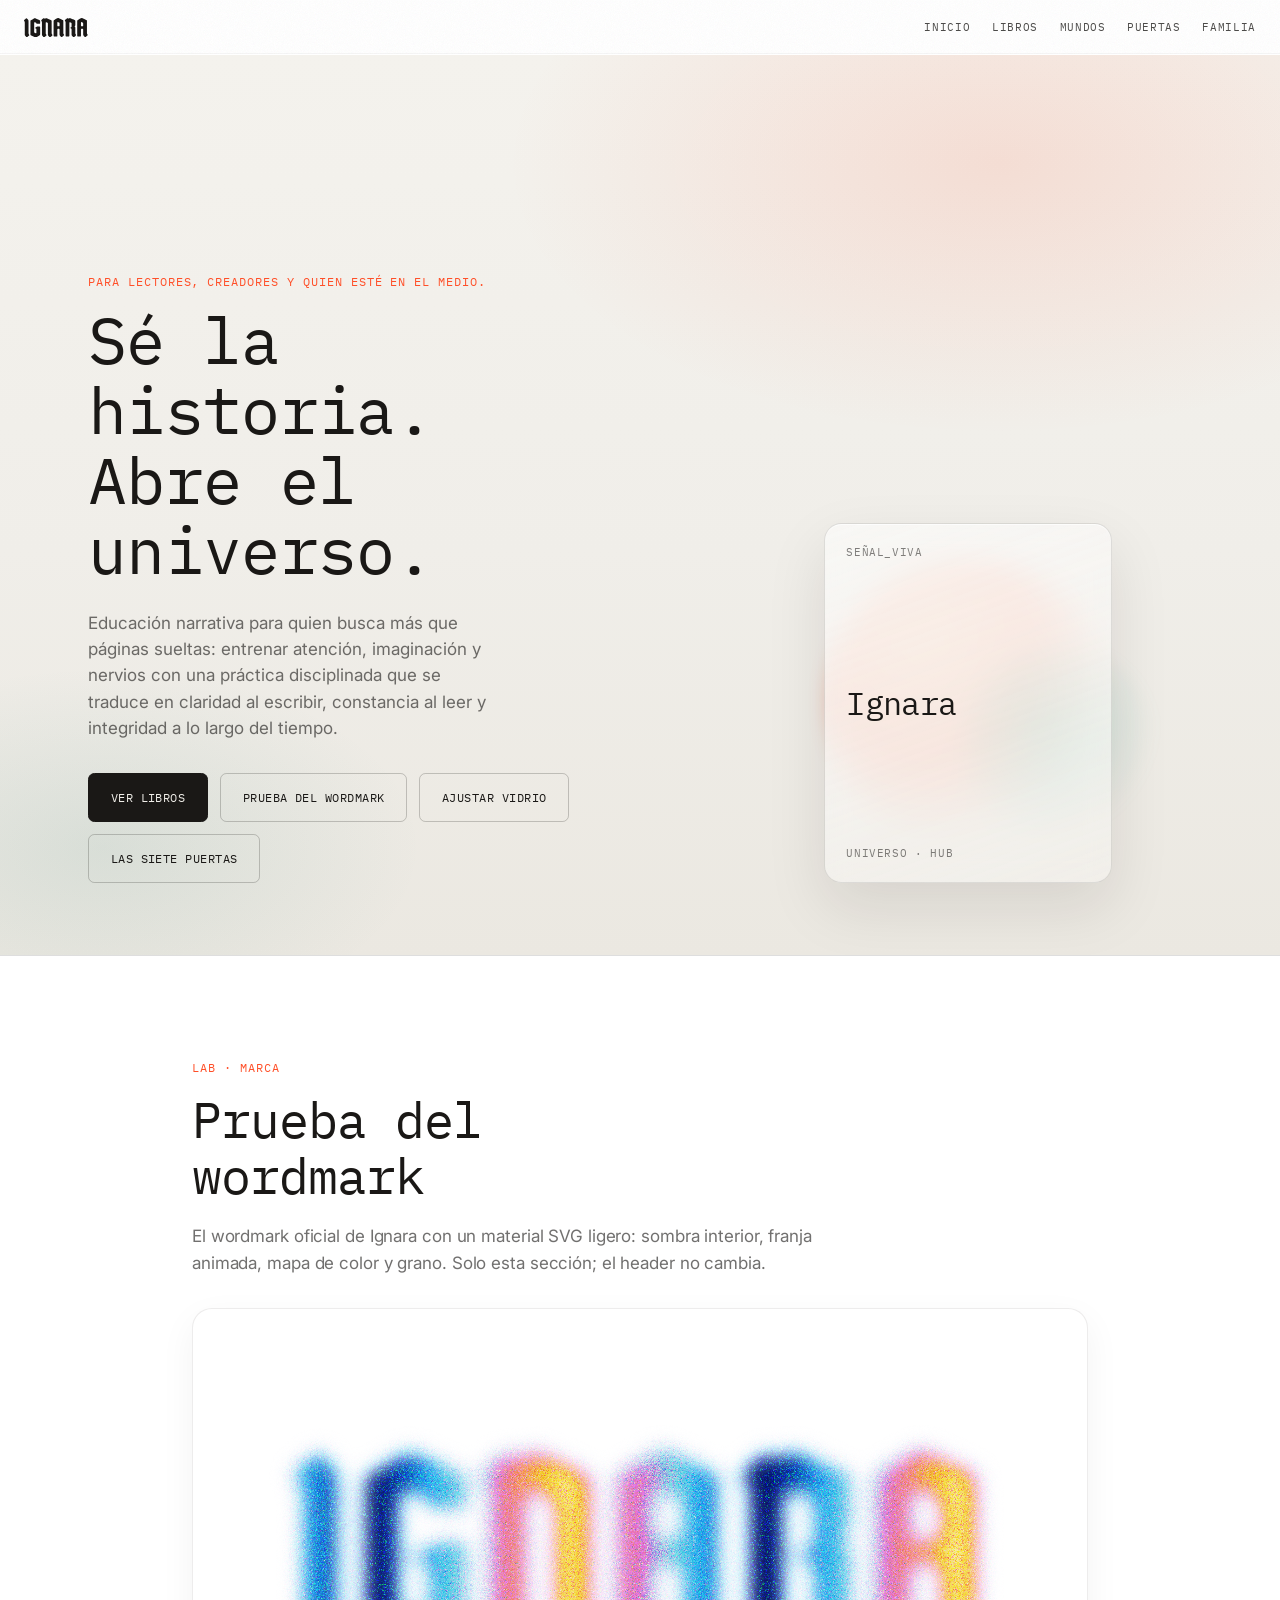
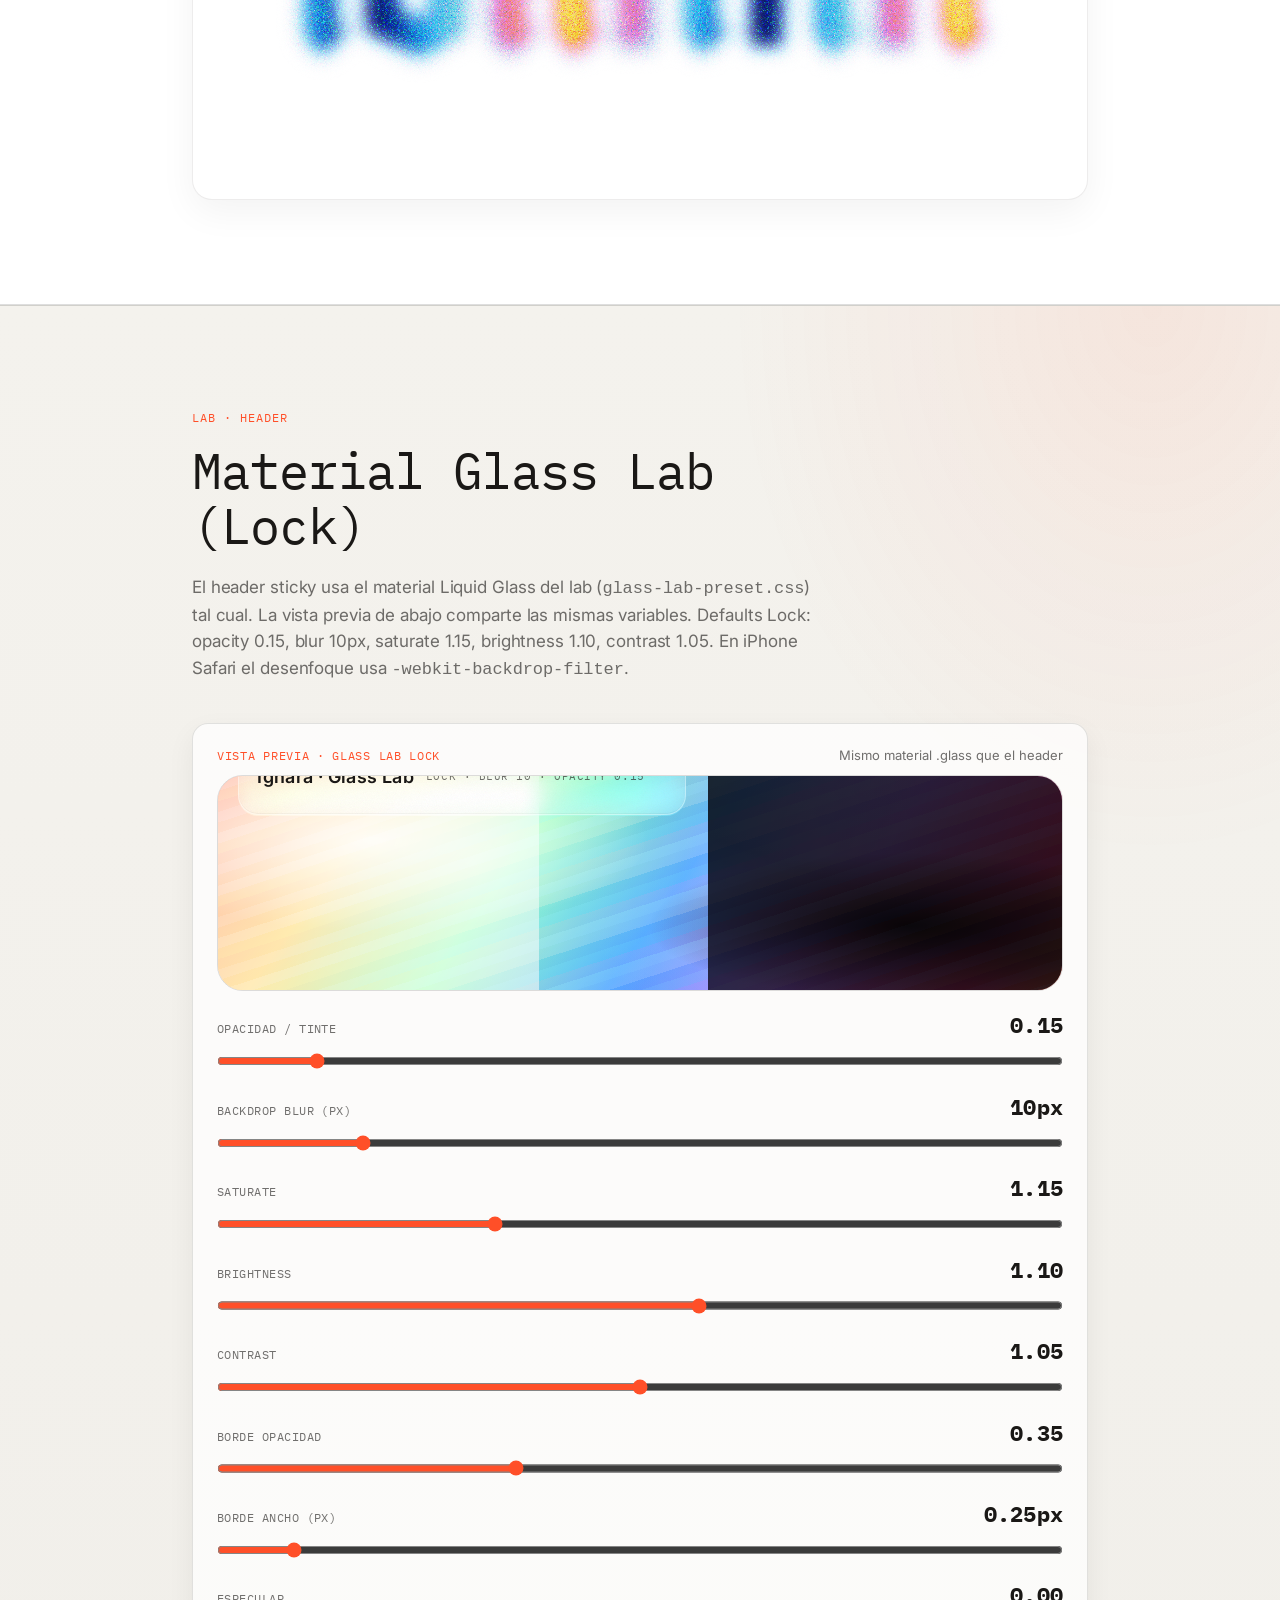
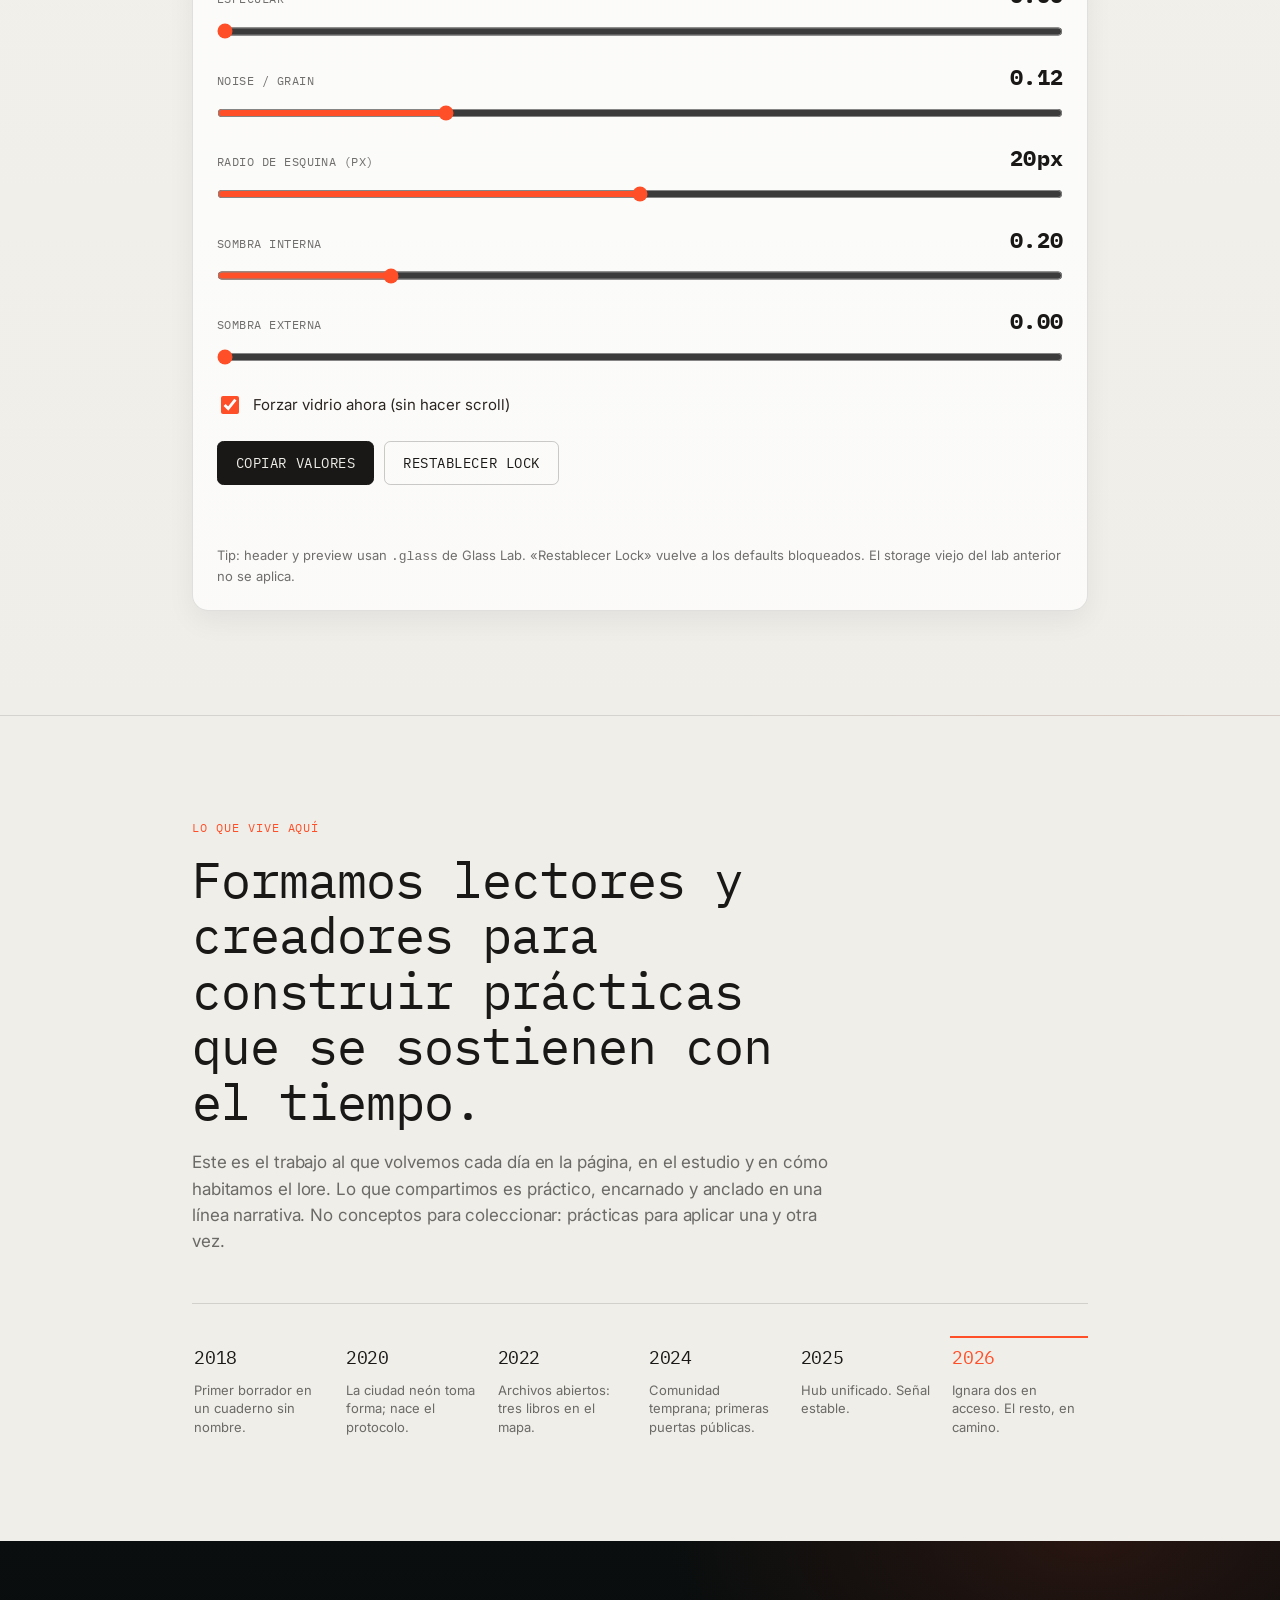
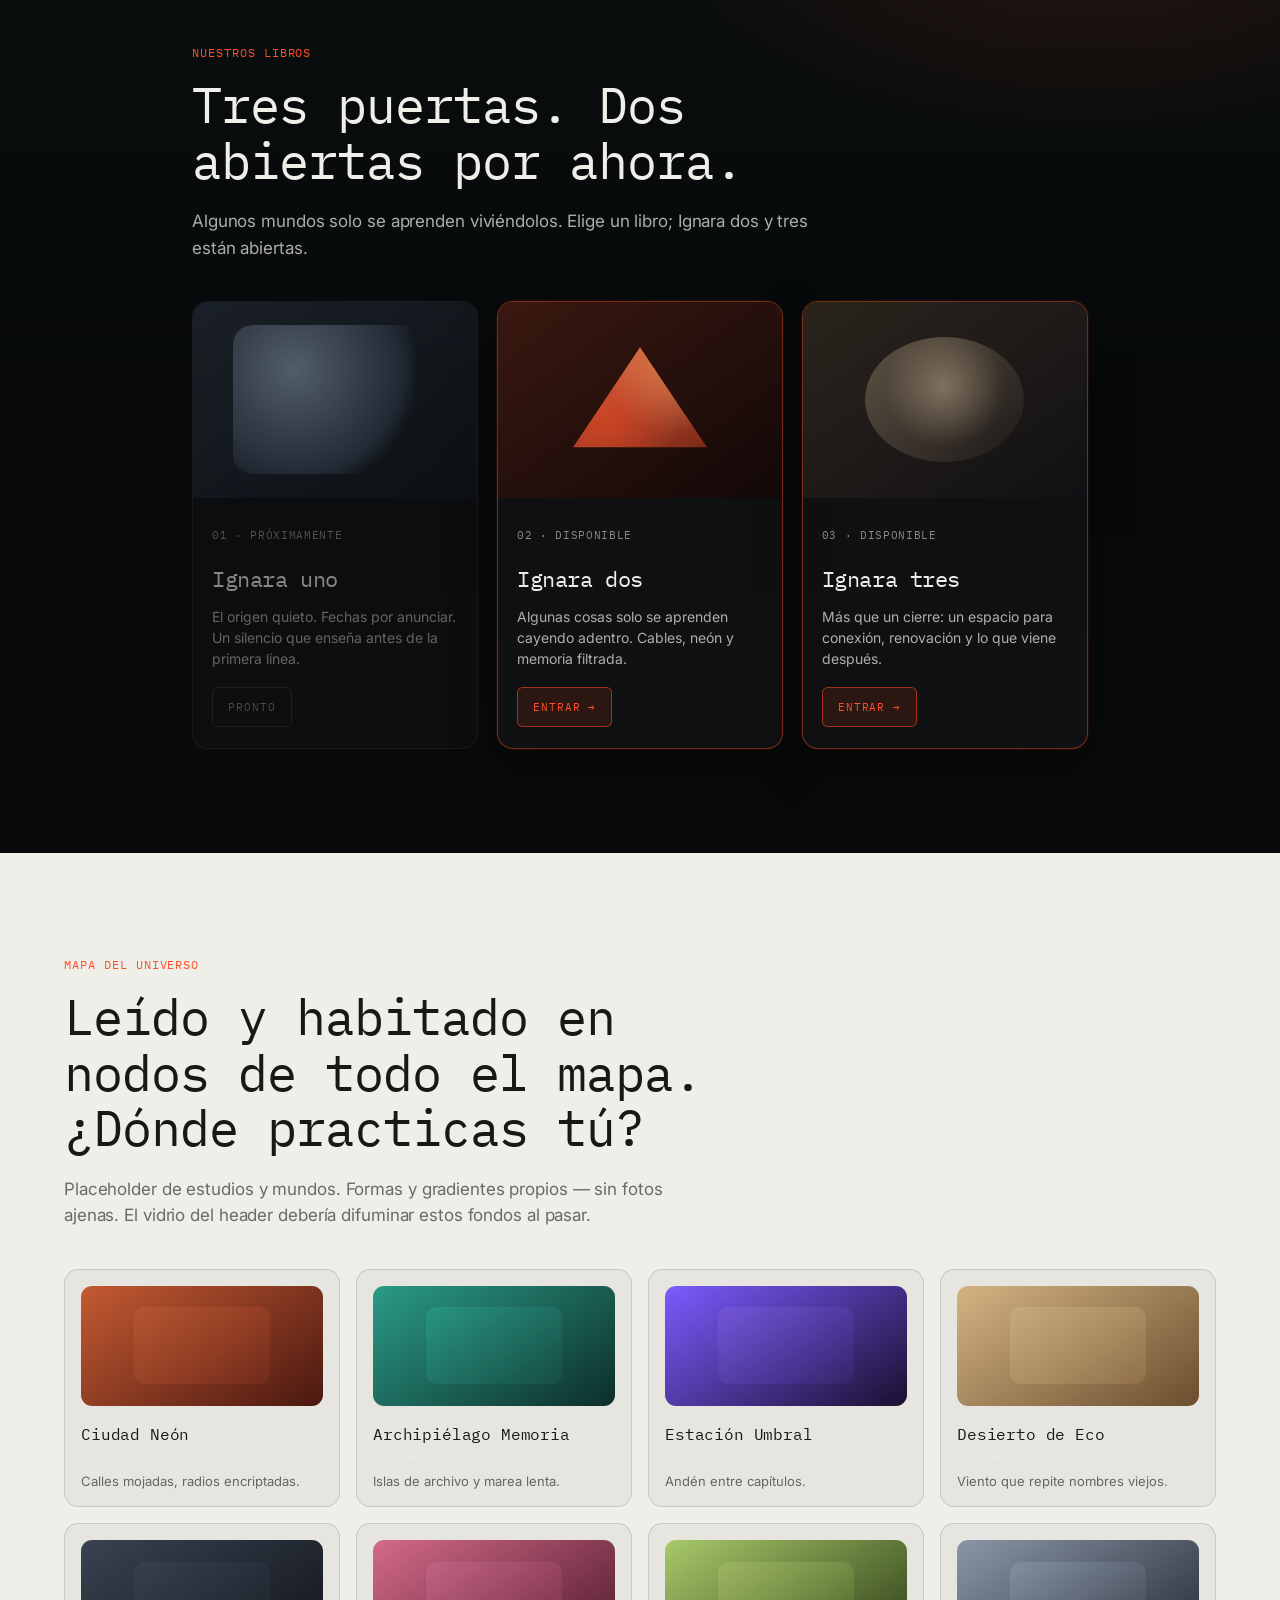
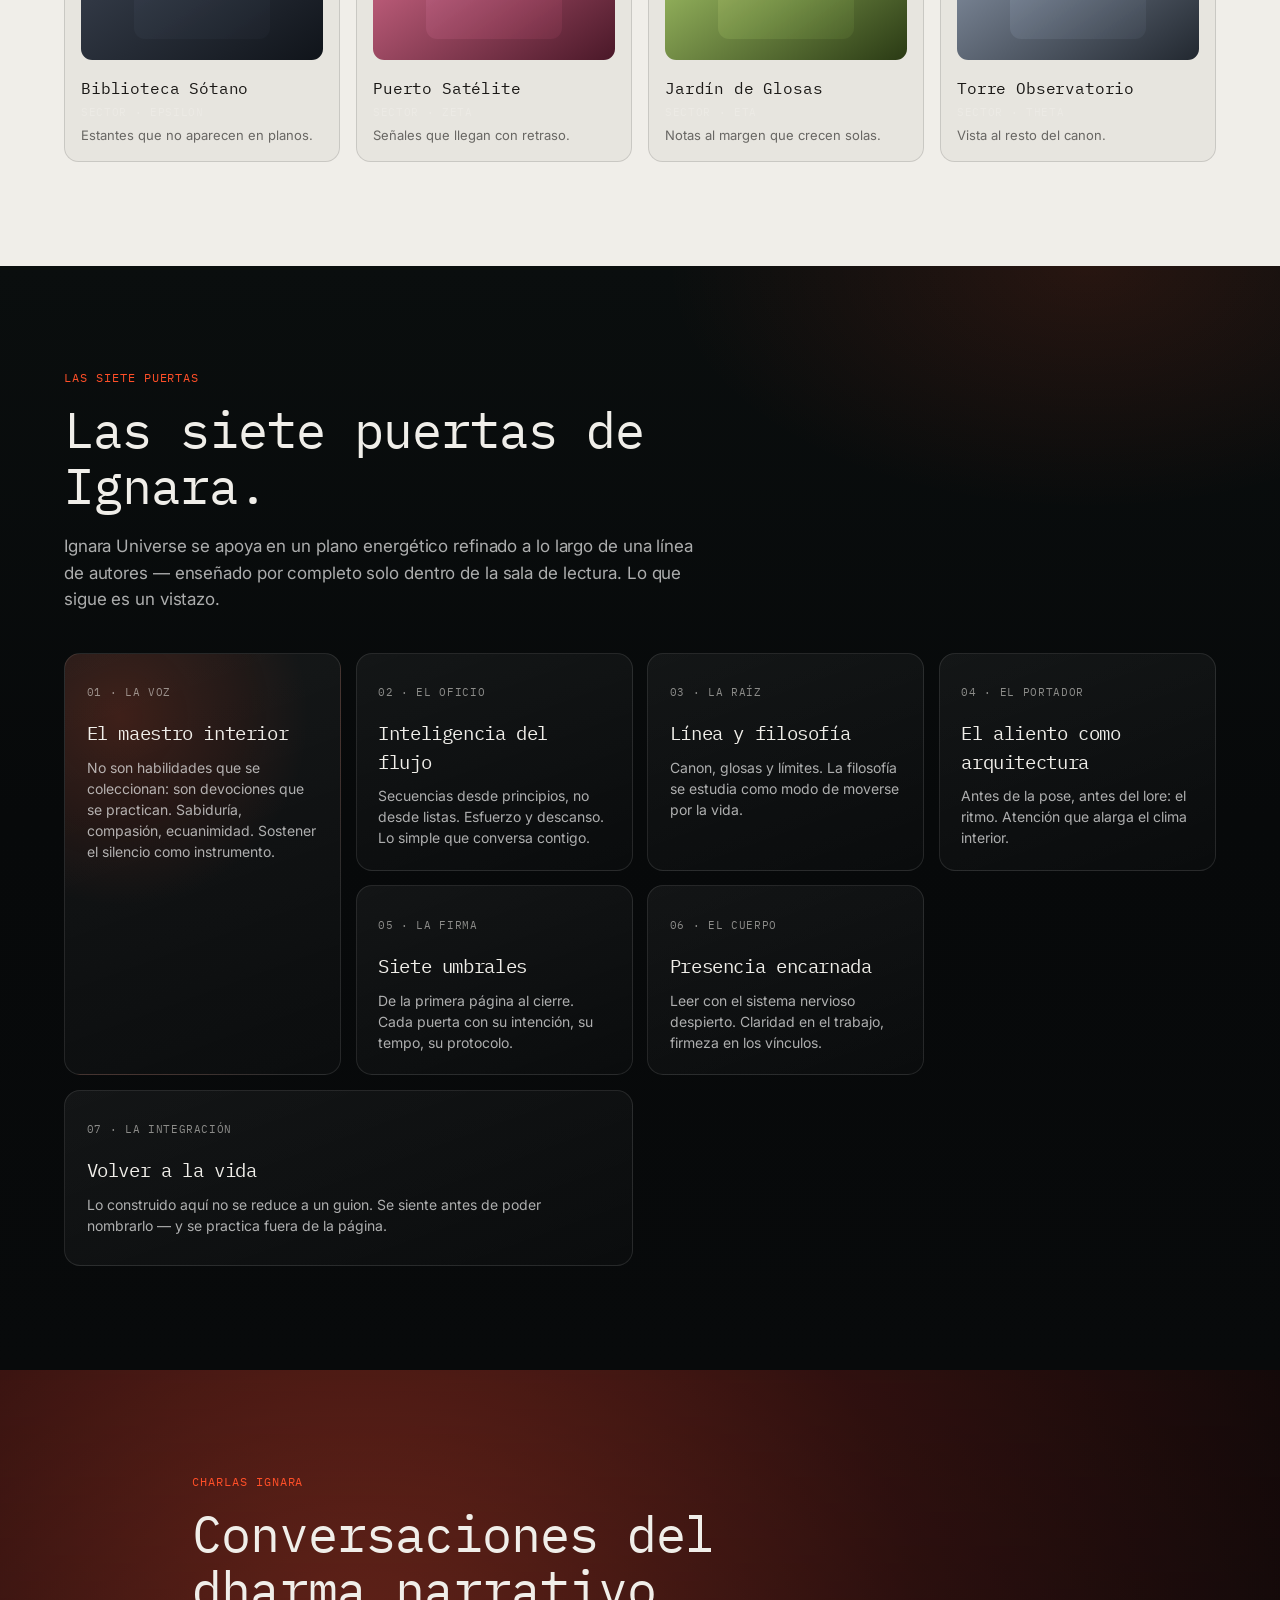
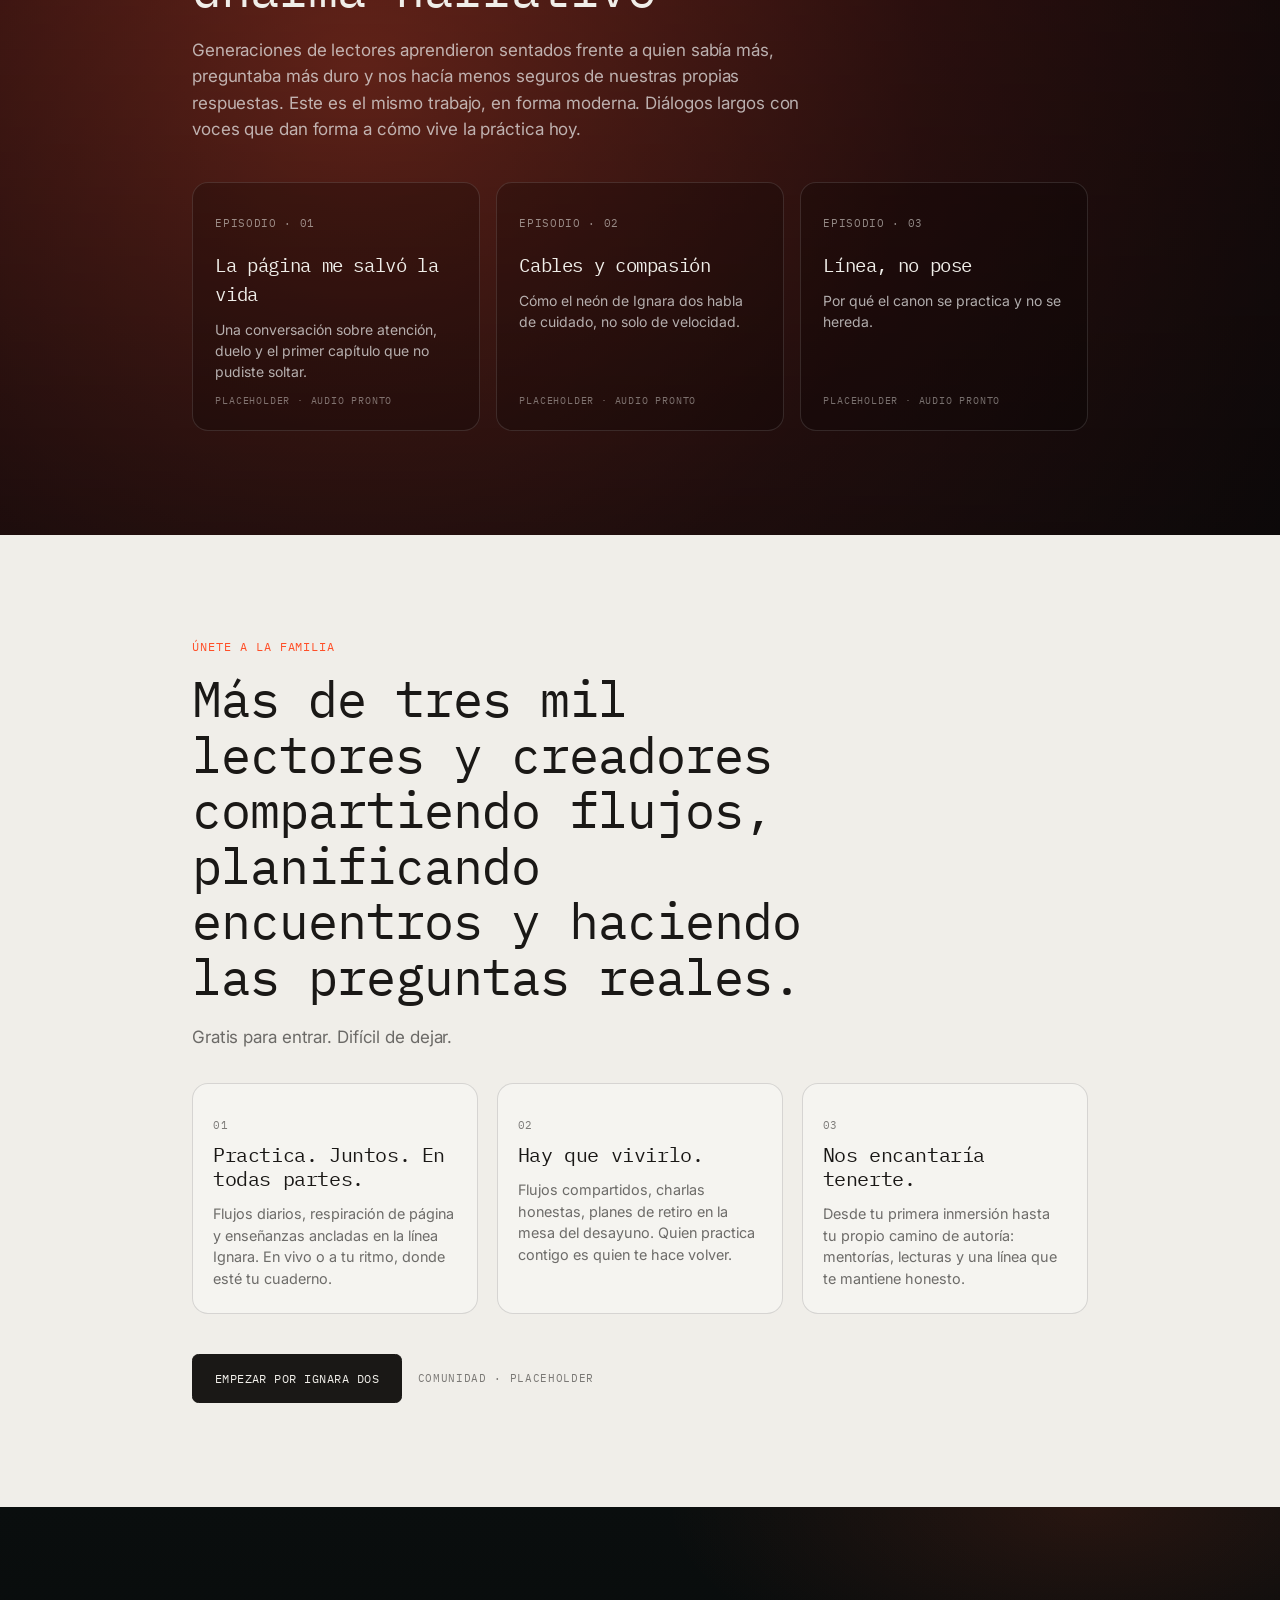
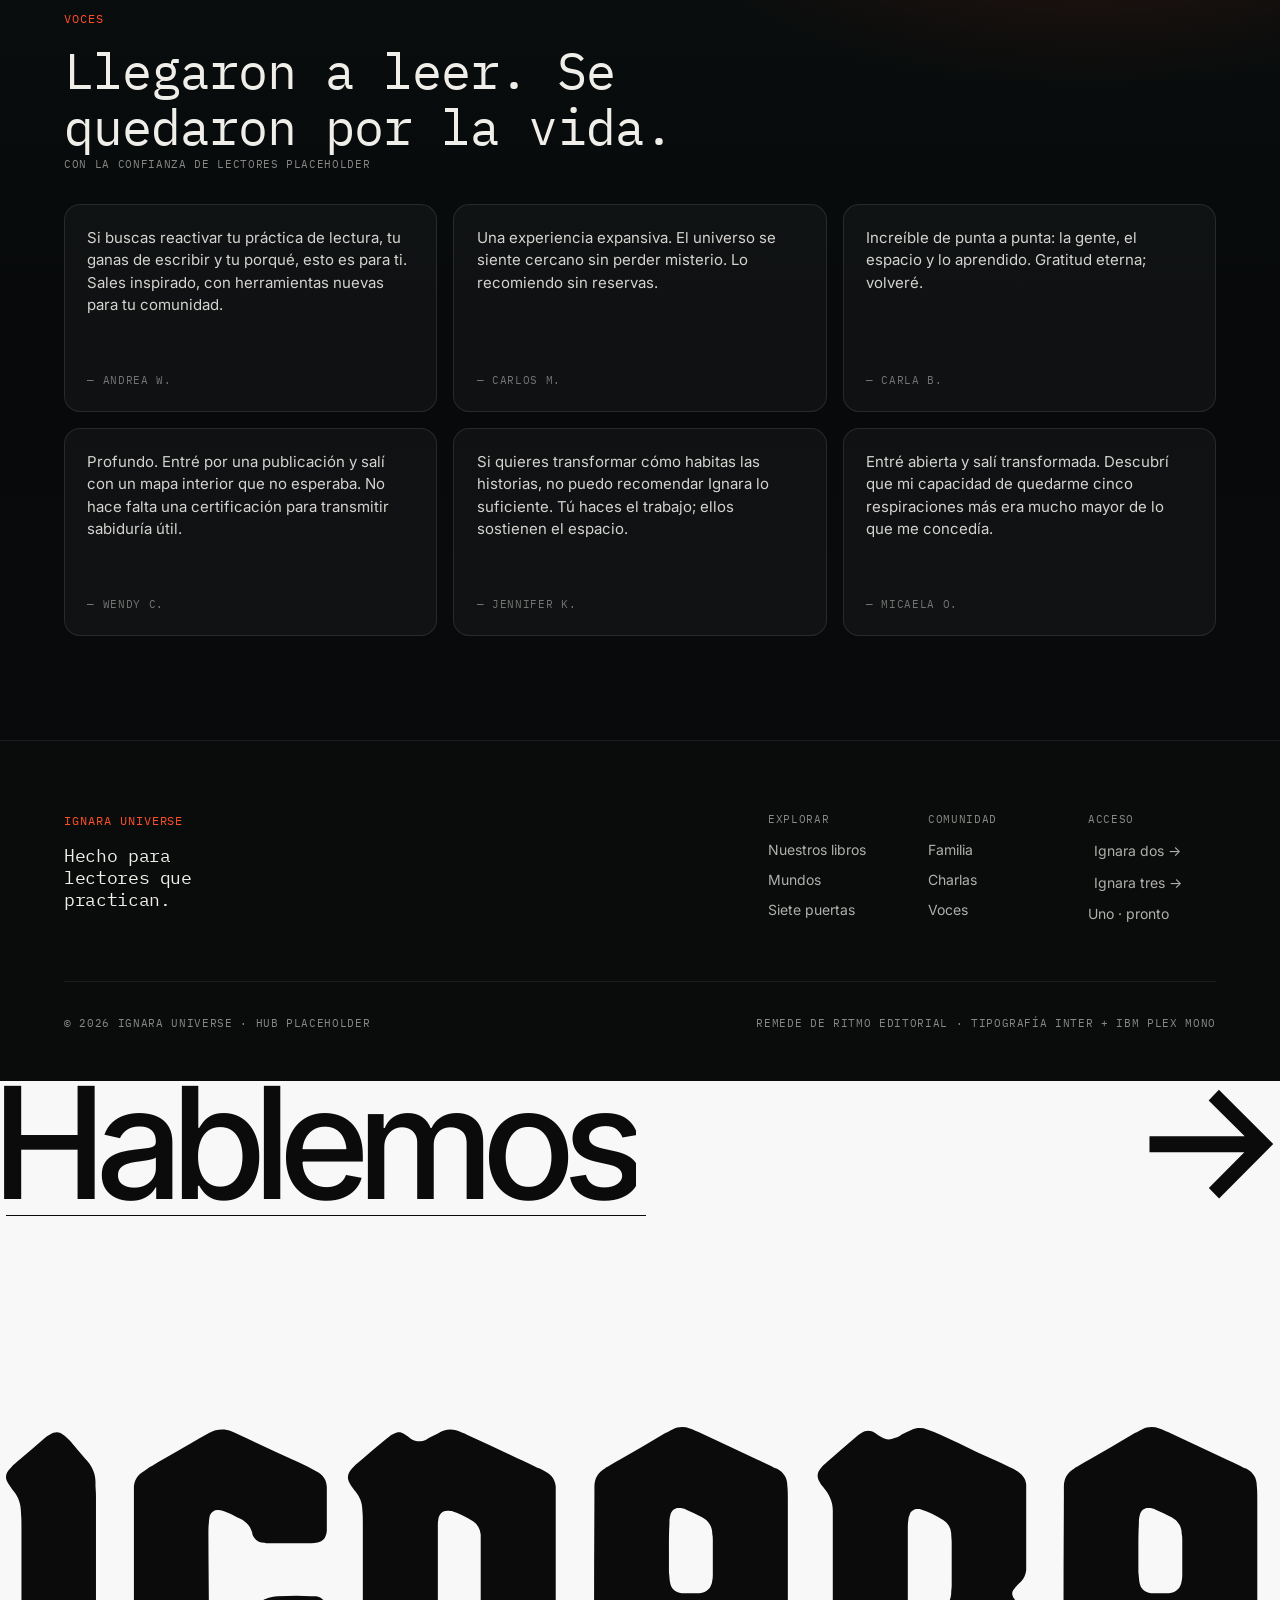
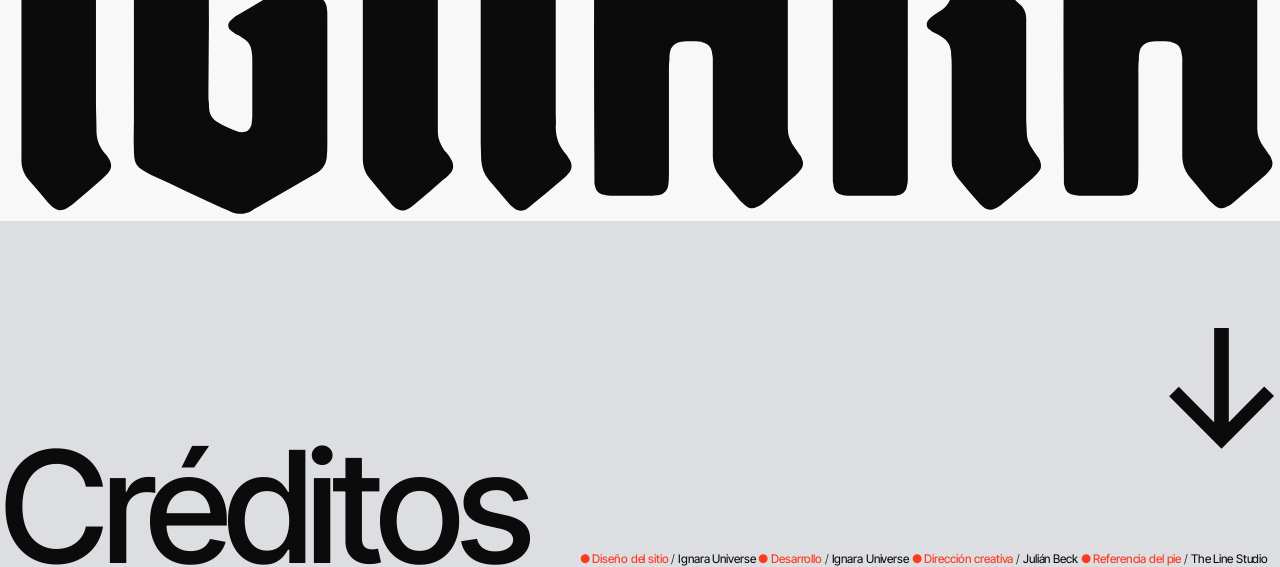
<file: index.html>
<!DOCTYPE html>
<html lang="es">
<head>
  <meta charset="UTF-8" />
  <meta name="viewport" content="width=device-width, initial-scale=1" />
  <title>Ignara Universe — Hub</title>
  <meta name="description" content="Hub de Ignara Universe. Libros, puertas y comunidad. Entra a Ignara dos." />
  <link rel="preconnect" href="https://fonts.googleapis.com" />
  <link rel="preconnect" href="https://fonts.gstatic.com" crossorigin />
  <link rel="preload" as="style" href="https://fonts.googleapis.com/css2?family=Cormorant+Garamond:wght@400;500;600&family=IBM+Plex+Mono:ital,wght@0,400;0,500;0,600;0,700;1,400&family=Inter:wght@400;500;600;700&family=Inter+Tight:wght@300;400;500;600&family=Playfair+Display:wght@400;500;600&display=swap" />
  <link href="https://fonts.googleapis.com/css2?family=Cormorant+Garamond:wght@400;500;600&family=IBM+Plex+Mono:ital,wght@0,400;0,500;0,600;0,700;1,400&family=Inter:wght@400;500;600;700&family=Inter+Tight:wght@300;400;500;600&family=Playfair+Display:wght@400;500;600&display=swap" rel="stylesheet" />
  <link rel="stylesheet" href="glass-lab-preset.css?v=20261022-2319" />
  <link rel="stylesheet" href="styles.css?v=20261022-2319" />
</head>
<body data-view="hub">
  <a class="skip-link" href="#main">Saltar al contenido</a>


  <header class="site-header" id="site-header" data-scrolled="false" data-force-glass="false" data-theme-nav="light">
    <!-- Sticky host = .site-header; positioning host = .header-glass-host; material = inner .glass (Safari-safe) -->
    <div class="header-glass-host" aria-hidden="true">
      <div class="glass header-glass">
        <span class="glass__noise" aria-hidden="true"></span>
        <span class="glass__specular" aria-hidden="true"></span>
      </div>
    </div>
    <div class="header-inner">
      <a class="brand" href="#inicio" id="brand-home" aria-label="Ignara — inicio">
        <svg class="brand-logo" aria-hidden="true" viewBox="0 0 497 152" fill="none" xmlns="http://www.w3.org/2000/svg">
<path d="M490.39 27.9576C490.39 42.1575 490.39 56.5576 490.39 70.7576C490.39 84.9576 490.39 98.9576 490.39 112.958C490.39 114.758 490.39 116.558 490.39 118.358C490.39 120.958 491.39 123.358 492.99 125.558C493.59 126.358 494.19 127.158 494.79 128.158C495.39 128.758 495.79 129.558 495.99 130.358C496.59 131.558 496.39 132.958 495.59 134.158C494.99 134.958 494.19 135.958 493.39 136.558C489.19 140.158 484.79 143.958 480.59 147.558C479.99 148.158 478.99 148.558 478.19 148.958C476.79 149.758 475.19 149.558 473.99 148.558C473.19 147.958 472.59 147.158 471.79 146.558C469.39 143.758 466.99 140.758 464.39 137.758C462.19 135.358 460.99 132.358 460.99 128.958C460.99 127.358 460.99 125.958 460.99 124.358C460.99 114.558 460.99 104.758 460.99 94.9576C460.99 93.3576 460.99 91.9576 460.99 90.3576C460.79 89.5576 460.79 88.7576 460.59 87.9576C460.19 85.9576 458.79 84.7576 456.79 84.3576C456.59 84.1576 456.39 84.1576 456.39 84.1576C453.79 83.9576 451.19 83.9576 448.59 84.1576C446.19 84.5576 444.59 85.9576 444.19 88.3576C443.99 89.3576 443.99 90.3576 443.99 91.1576C443.79 92.7576 443.79 94.1576 443.79 95.7576C443.79 108.758 443.79 121.958 443.79 134.958C443.79 136.758 443.79 138.358 443.59 139.958C443.39 142.358 441.99 143.958 439.59 144.358C438.59 144.358 437.59 144.558 436.79 144.558C431.59 144.558 426.59 144.558 421.59 144.558C420.39 144.558 419.39 144.358 418.39 144.158C416.39 143.758 415.19 142.558 414.79 140.558C414.59 139.958 414.59 139.358 414.59 138.558C414.59 137.358 414.59 136.158 414.59 134.958C414.39 99.1576 414.39 63.1576 414.59 27.3575C414.59 25.9576 414.59 24.5575 414.59 23.3575C414.59 20.1576 415.99 17.7576 418.79 16.1575C419.19 15.7576 419.79 15.5576 420.39 15.1575C427.79 10.9576 434.99 6.75755 442.39 2.35754C443.39 1.95755 444.39 1.35755 445.19 0.957551C447.39 -0.242446 449.79 -0.242448 451.99 0.557541C453.19 0.957548 454.39 1.55754 455.39 1.95755C464.99 6.35755 474.39 10.9576 483.99 15.3575C484.59 15.7576 485.39 16.1575 486.19 16.3576C488.79 17.7575 490.19 19.9575 490.19 22.9576C490.39 24.5575 490.39 26.3575 490.39 27.9576ZM443.99 37.9576C443.79 41.1575 443.79 44.3576 443.79 47.7576C443.79 50.7576 443.79 53.9576 443.79 56.9576C443.99 58.3575 443.99 59.5576 444.19 60.7575C444.59 63.3576 446.19 64.7576 448.79 65.1576C449.79 65.1576 450.79 65.1576 451.59 65.1576C452.99 65.1576 454.39 65.1576 455.79 65.1576C458.79 64.7576 460.39 63.1576 460.79 60.1576C460.99 59.3575 460.99 58.3576 460.99 57.3576C460.99 52.9575 460.99 48.7576 460.99 44.3576C460.99 43.5575 460.99 42.7576 460.79 41.9576C460.79 38.9576 459.39 36.7576 456.79 35.3575C454.59 34.3575 452.79 33.3576 450.39 32.3576C449.79 31.9575 448.79 31.7575 447.99 31.7575C446.39 31.5576 444.79 32.5576 444.39 34.3576C443.99 35.5575 443.99 36.7576 443.99 37.9576Z" fill="currentColor"/>
<path d="M324.026 133.758C324.026 117.558 324.026 101.358 324.026 85.1576C324.026 69.3576 324.026 53.7576 324.026 38.1576C324.026 36.3576 324.026 34.5576 324.026 32.7576C324.026 29.7576 323.026 27.1576 321.226 24.7576C320.626 23.9576 320.026 23.3576 319.426 22.5576C319.026 21.9576 318.826 21.3576 318.426 20.7576C317.826 19.3576 318.026 17.7576 319.026 16.5576C319.626 15.7576 320.226 14.9576 321.026 14.3576C325.226 10.7576 329.626 6.95758 334.026 3.15758C334.426 2.95758 334.826 2.55759 335.226 2.35758C337.026 1.15758 338.826 1.15758 340.626 2.35758C341.426 2.95758 342.226 3.55759 343.026 3.95758C344.626 4.95758 346.426 5.15757 348.226 4.35758C349.226 4.15757 350.226 3.55759 351.026 2.95758C352.226 2.35758 353.426 1.75758 354.826 1.15758C356.826 0.15758 359.026 0.157581 361.026 0.957583C362.826 1.55757 364.626 2.35758 366.426 3.15758C371.226 5.35759 376.026 7.55758 380.826 9.95759C385.026 11.7576 389.226 13.7576 393.426 15.7576C394.626 16.3576 395.626 16.7576 396.626 17.5576C398.426 18.7576 399.626 20.3576 399.826 22.5576C399.826 23.5576 399.826 24.5576 399.826 25.3576C399.826 34.7576 399.826 43.9576 399.826 53.1576C399.826 54.1576 399.826 55.1576 399.826 56.1576C399.626 57.7576 399.026 59.3576 397.826 60.5576C396.826 61.5576 395.826 62.3576 395.026 63.5576C394.026 64.5576 394.226 66.1576 395.026 67.1576C395.226 67.5576 395.626 67.9576 395.826 68.1576C396.426 68.5576 396.826 69.1576 397.426 69.5576C399.026 70.9576 399.826 72.7576 399.826 74.9576C399.826 76.5576 399.826 78.1576 399.826 79.7576C399.826 91.3576 399.826 102.958 399.826 114.558C399.826 116.158 400.026 117.958 400.026 119.558C400.026 122.158 400.826 124.358 402.426 126.358C402.826 127.158 403.426 127.958 404.026 128.758C404.426 129.358 405.026 129.958 405.226 130.758C405.826 132.358 405.826 133.758 404.826 134.958C404.026 135.958 403.226 136.958 402.226 137.758C398.426 140.958 394.626 144.358 390.626 147.558C389.826 148.358 388.826 148.958 387.626 149.558C386.026 150.358 384.426 150.158 383.026 148.958C382.426 148.358 381.626 147.758 381.026 146.958C378.626 144.358 376.226 141.358 373.826 138.558C373.426 138.158 373.026 137.558 372.626 136.958C371.426 135.358 370.626 133.358 370.626 131.358C370.626 129.558 370.626 127.958 370.626 126.358C370.626 115.558 370.626 104.758 370.626 93.9576C370.626 92.5576 370.626 90.9576 370.426 89.5576C370.426 88.7576 370.426 87.9576 370.226 87.1576C369.826 85.1576 368.826 83.5576 367.226 82.5576C366.026 81.7576 364.826 81.1576 363.626 80.5576C362.826 80.1576 362.226 79.5576 361.626 79.1576C360.626 78.1576 360.626 76.7576 361.426 75.7576C362.026 74.7576 363.026 74.1576 363.826 73.5576C365.026 72.7576 366.226 72.1576 367.226 71.3576C369.226 69.7576 370.226 67.7576 370.426 65.3576C370.426 64.1576 370.626 63.1576 370.626 62.1576C370.626 56.5576 370.626 50.9576 370.626 45.3576C370.626 44.1576 370.426 42.7576 370.426 41.5576C370.226 39.3576 369.226 37.7576 367.426 36.5576C364.626 34.7576 361.626 33.3576 358.626 32.3576C358.226 32.1576 358.026 32.1576 357.826 32.1576C356.226 31.9576 354.626 32.7576 354.226 34.1576C353.826 34.9576 353.626 35.7576 353.626 36.5576C353.426 37.7576 353.426 38.7576 353.426 39.9576C353.426 51.5576 353.426 63.3576 353.426 75.1576C353.426 79.7576 353.426 84.3576 353.426 88.9576C353.426 103.958 353.426 118.958 353.426 133.958C353.426 135.558 353.426 136.958 353.426 138.558C353.426 139.358 353.226 140.158 353.026 140.958C352.626 142.758 351.426 143.958 349.426 144.358C348.826 144.558 348.226 144.558 347.426 144.558C341.826 144.558 336.026 144.558 330.226 144.558C329.426 144.558 328.426 144.358 327.426 144.158C325.826 143.758 324.826 142.758 324.426 141.158C324.226 140.358 324.226 139.558 324.026 138.758C324.026 137.158 324.026 135.358 324.026 133.758Z" fill="currentColor"/>
<path d="M306.406 27.9576C306.406 42.1575 306.406 56.5576 306.406 70.7576C306.406 84.9576 306.406 98.9576 306.406 112.958C306.406 114.758 306.406 116.558 306.406 118.358C306.406 120.958 307.406 123.358 309.006 125.558C309.606 126.358 310.206 127.158 310.806 128.158C311.406 128.758 311.806 129.558 312.006 130.358C312.606 131.558 312.406 132.958 311.606 134.158C311.006 134.958 310.206 135.958 309.406 136.558C305.206 140.158 300.806 143.958 296.606 147.558C296.006 148.158 295.006 148.558 294.206 148.958C292.806 149.758 291.206 149.558 290.006 148.558C289.206 147.958 288.606 147.158 287.806 146.558C285.406 143.758 283.006 140.758 280.406 137.758C278.206 135.358 277.006 132.358 277.006 128.958C277.006 127.358 277.006 125.958 277.006 124.358C277.006 114.558 277.006 104.758 277.006 94.9576C277.006 93.3576 277.006 91.9576 277.006 90.3576C276.806 89.5576 276.806 88.7576 276.606 87.9576C276.206 85.9576 274.806 84.7576 272.806 84.3576C272.606 84.1576 272.406 84.1576 272.406 84.1576C269.806 83.9576 267.206 83.9576 264.606 84.1576C262.206 84.5576 260.606 85.9576 260.206 88.3576C260.006 89.3576 260.006 90.3576 260.006 91.1576C259.806 92.7576 259.806 94.1576 259.806 95.7576C259.806 108.758 259.806 121.958 259.806 134.958C259.806 136.758 259.806 138.358 259.606 139.958C259.406 142.358 258.006 143.958 255.606 144.358C254.606 144.358 253.606 144.558 252.806 144.558C247.606 144.558 242.606 144.558 237.606 144.558C236.406 144.558 235.406 144.358 234.406 144.158C232.406 143.758 231.206 142.558 230.806 140.558C230.606 139.958 230.606 139.358 230.606 138.558C230.606 137.358 230.606 136.158 230.606 134.958C230.406 99.1576 230.406 63.1576 230.606 27.3575C230.606 25.9576 230.606 24.5575 230.606 23.3575C230.606 20.1576 232.006 17.7576 234.806 16.1575C235.206 15.7576 235.806 15.5576 236.406 15.1575C243.806 10.9576 251.006 6.75755 258.406 2.35754C259.406 1.95755 260.406 1.35755 261.206 0.957551C263.406 -0.242446 265.806 -0.242448 268.006 0.557541C269.206 0.957548 270.406 1.55754 271.406 1.95755C281.006 6.35755 290.406 10.9576 300.006 15.3575C300.606 15.7576 301.406 16.1575 302.206 16.3576C304.806 17.7575 306.206 19.9575 306.206 22.9576C306.406 24.5575 306.406 26.3575 306.406 27.9576ZM260.006 37.9576C259.806 41.1575 259.806 44.3576 259.806 47.7576C259.806 50.7576 259.806 53.9576 259.806 56.9576C260.006 58.3575 260.006 59.5576 260.206 60.7575C260.606 63.3576 262.206 64.7576 264.806 65.1576C265.806 65.1576 266.806 65.1576 267.606 65.1576C269.006 65.1576 270.406 65.1576 271.806 65.1576C274.806 64.7576 276.406 63.1576 276.806 60.1576C277.006 59.3575 277.006 58.3576 277.006 57.3576C277.006 52.9575 277.006 48.7576 277.006 44.3576C277.006 43.5575 277.006 42.7576 276.806 41.9576C276.806 38.9576 275.406 36.7576 272.806 35.3575C270.606 34.3575 268.806 33.3576 266.406 32.3576C265.806 31.9575 264.806 31.7575 264.006 31.7575C262.406 31.5576 260.806 32.5576 260.406 34.3576C260.006 35.5575 260.006 36.7576 260.006 37.9576Z" fill="currentColor"/>
<path d="M139.842 125.758C139.842 111.158 139.842 96.5576 139.842 81.9576C139.842 67.3576 139.842 52.7576 139.842 38.1576C139.842 36.1576 139.842 34.3576 139.642 32.3576C139.642 29.7576 138.642 27.3576 137.042 25.3576C136.042 24.1576 135.242 23.1576 134.642 21.9576C133.642 20.1576 133.842 18.5576 135.042 16.9576C135.842 15.9576 136.842 14.9576 137.842 14.1576C141.642 10.7576 145.642 7.55759 149.442 4.3576C150.242 3.75759 150.842 3.15759 151.842 2.7576C153.242 1.9576 154.642 1.7576 156.042 2.7576C157.042 3.35759 157.842 3.9576 158.642 4.5576C160.642 5.7576 162.442 5.9576 164.642 4.9576C165.242 4.5576 166.042 4.15759 166.842 3.7576C167.642 3.35759 168.442 2.9576 169.242 2.5576C172.242 0.557593 175.442 0.557591 178.642 2.15759C179.442 2.35759 180.042 2.7576 180.842 3.15759C190.042 7.3576 199.242 11.5576 208.242 15.9576C209.442 16.3576 210.842 16.9576 211.842 17.7576C214.042 18.9576 215.242 20.9576 215.442 23.3576C215.442 25.3576 215.442 27.3576 215.442 29.1576C215.442 56.7576 215.442 84.5576 215.442 112.158C215.442 113.958 215.642 115.758 215.442 117.558C215.442 121.558 216.642 124.958 219.242 127.958C219.842 128.558 220.242 129.358 220.642 129.958C222.042 132.158 222.042 134.158 220.242 135.958C219.642 136.758 218.842 137.358 218.242 137.958C214.242 141.358 210.242 144.758 206.242 147.958C205.642 148.558 204.842 149.158 204.042 149.758C202.442 150.758 200.442 150.558 199.042 149.358C198.042 148.558 197.242 147.758 196.442 146.758C194.042 143.958 191.642 141.158 189.242 138.358C187.442 136.158 186.442 133.558 186.242 130.558C186.242 128.358 186.042 126.158 186.042 123.958C186.042 99.3576 186.042 74.5576 186.042 49.9576C186.042 48.3576 186.042 46.5576 186.042 44.9576C186.042 43.9576 186.042 43.1576 186.042 42.1576C185.842 39.9576 184.842 38.1576 183.042 36.9576C180.442 35.3576 177.642 33.9576 174.642 32.9576C174.442 32.9576 174.242 32.9576 174.242 32.9576C171.642 32.3576 169.842 33.5576 169.442 36.1576C169.242 36.9576 169.242 37.7576 169.242 38.5576C169.242 39.9576 169.242 41.5576 169.242 42.9576C169.242 66.5576 169.242 90.1576 169.242 113.758C169.242 115.758 169.242 117.558 169.242 119.558C169.242 122.158 170.242 124.558 171.842 126.758C172.442 127.358 173.042 128.158 173.642 128.958C174.042 129.558 174.442 130.358 174.842 130.958C175.442 132.558 175.442 133.958 174.442 135.358C173.442 136.358 172.642 137.358 171.442 138.158C167.642 141.558 163.842 144.758 160.042 147.958C159.042 148.758 158.042 149.558 156.842 149.958C155.442 150.558 154.042 150.358 152.642 149.358C152.042 148.758 151.242 148.158 150.642 147.358C148.042 144.358 145.442 141.358 143.042 138.358C140.842 135.958 139.842 133.358 139.842 130.158C139.842 128.758 139.842 127.158 139.842 125.758Z" fill="currentColor"/>
<path d="M50.1277 114.958C50.1277 102.158 50.1277 89.1576 50.1277 76.1576C50.1277 60.1576 50.1277 44.3576 50.1277 28.3576C50.1277 26.7576 50.1277 25.1576 50.1277 23.3576C50.3277 21.1576 51.3277 19.1576 53.1277 17.9576C54.5277 16.9576 55.7277 15.9576 57.3277 15.1576C62.9277 11.7576 68.7277 8.55764 74.5277 5.15763C76.3277 4.15763 77.9277 3.35763 79.5277 2.35763C82.5277 0.757639 85.5277 0.557631 88.5277 1.75764C89.5277 2.15763 90.3277 2.55764 91.1277 2.95764C100.128 7.15764 109.328 11.3576 118.328 15.5576C119.328 16.1576 120.528 16.7576 121.528 17.3576C124.128 18.5576 125.728 20.7576 125.728 23.7576C125.728 29.3576 125.728 34.9576 125.728 40.5576C125.728 41.1576 125.528 41.9576 125.328 42.5576C124.928 43.9576 123.928 44.7576 122.528 45.1576C121.528 45.3576 120.528 45.5576 119.528 45.5576C113.928 45.5576 108.128 45.5576 102.528 45.5576C102.128 45.5576 101.728 45.5576 101.328 45.3576C98.9277 45.3576 97.3277 44.1576 96.5277 41.9576C96.5277 41.9576 96.5277 41.7576 96.5277 41.5576C95.7277 38.3576 93.5277 36.5576 90.5277 35.3576C88.9277 34.5576 87.3277 33.7576 85.7277 33.1576C84.9277 32.7576 84.1277 32.5576 83.3277 32.5576C81.9277 32.3576 80.5277 33.1576 79.9277 34.5576C79.7277 35.3576 79.5277 36.3576 79.5277 37.3576C79.3277 38.7576 79.3277 40.3576 79.3277 41.7576C79.3277 53.5576 79.5277 65.1576 79.5277 76.9576C79.5277 85.9576 79.3277 94.9576 79.3277 103.958C79.3277 105.558 79.3277 106.958 79.5277 108.358C79.5277 109.358 79.5277 110.358 79.7277 111.358C80.1277 112.958 80.9277 114.358 82.3277 115.358C85.1277 117.158 88.1277 118.558 91.3277 119.558C91.7277 119.558 92.3277 119.758 92.9277 119.558C94.1277 119.558 95.1277 118.958 95.7277 117.758C96.1277 117.158 96.3277 116.558 96.3277 115.758C96.5277 114.558 96.5277 113.358 96.5277 112.158C96.5277 105.358 96.5277 98.7576 96.5277 92.1576C96.5277 90.9576 96.5277 89.5576 96.3277 88.3576C96.1277 85.7576 94.9277 83.7576 92.5277 82.5576C91.7277 81.9576 90.9277 81.5576 89.9277 81.1576C89.5277 80.7576 88.9277 80.3576 88.3277 79.9576C86.7277 78.7576 86.7277 76.9576 88.1277 75.7576C88.7277 75.1576 89.3277 74.7576 89.9277 74.1576C93.3277 72.1576 96.5277 70.3576 99.7277 68.3576C101.928 67.1576 104.128 66.5576 106.328 66.3576C110.728 66.1576 115.128 65.9576 119.528 66.3576C120.128 66.3576 120.928 66.3576 121.528 66.3576C123.928 66.7576 125.328 68.3576 125.728 70.7576C125.728 71.3576 125.928 72.1576 125.928 72.7576C125.928 73.9576 125.928 74.9576 125.928 76.1576C125.928 92.1576 125.928 108.158 125.928 124.358C125.928 125.958 125.928 127.558 125.728 129.158C125.528 131.758 124.528 133.558 122.528 135.158C121.528 135.758 120.528 136.358 119.728 136.758C112.728 140.758 105.728 144.958 98.7277 148.958C97.9277 149.358 97.1277 149.758 96.3277 150.358C93.5277 151.958 90.5277 151.958 87.7277 150.558C86.7277 150.158 85.7277 149.758 84.7277 149.358C75.3277 144.958 66.1277 140.558 56.9277 136.358C55.7277 135.758 54.5277 135.158 53.3277 134.358C51.5277 133.358 50.5277 131.758 50.3277 129.758C50.1277 128.558 50.1277 127.358 50.1277 126.158C49.9277 122.358 50.1277 118.758 50.1277 114.958Z" fill="currentColor"/>
<path d="M35.2575 26.9576C35.2575 41.3576 35.2575 55.7576 35.2575 70.3576C35.2575 82.9576 35.2575 95.5576 35.2575 108.358C35.2575 111.758 35.4575 115.358 35.4575 118.958C35.4575 122.158 36.4575 125.158 38.4575 127.558C39.2575 128.358 39.8575 129.158 40.2575 129.958C41.6575 132.158 41.4575 133.958 39.8575 135.758C39.0575 136.558 38.2575 137.358 37.4575 138.158C33.8575 141.358 30.0575 144.558 26.2575 147.758C25.4575 148.358 24.6575 148.958 23.6574 149.558C21.6575 150.558 19.8575 150.358 18.2575 148.958C17.6575 148.358 16.8575 147.558 16.2575 146.958C14.0575 144.158 11.6575 141.558 9.25745 138.758C7.05745 136.358 5.85745 133.358 6.05745 129.758C6.05745 128.158 6.05745 126.358 6.05745 124.558C6.05745 96.1576 6.05745 67.7576 6.05745 39.3576C6.05745 37.3576 6.05745 35.3576 5.85745 33.3576C5.85745 30.1576 4.85745 27.3576 2.85745 24.9576C2.05745 23.9576 1.25745 22.7576 0.657451 21.7576C-0.342549 20.1576 -0.142549 18.5576 0.857451 17.1576C1.65745 16.1576 2.45745 15.1576 3.45745 14.3576C7.25745 11.1576 11.0575 7.75759 14.8575 4.5576C15.6575 3.95759 16.4574 3.35758 17.2575 2.95759C19.2575 1.55758 21.0574 1.75759 22.8575 3.35758C23.6574 4.15759 24.4575 4.75759 25.2575 5.55759C27.4575 8.15759 29.6575 10.7576 31.8575 13.3576C34.0575 15.9576 35.2575 18.9576 35.0575 22.3576C35.0575 23.9576 35.2575 25.3576 35.2575 26.9576Z" fill="currentColor"/>
</svg>
      </a>
      <nav class="header-nav" id="header-nav" aria-label="Principal">
        <a href="#inicio">Inicio</a>
        <a href="#libros">Libros</a>
        <a href="#mundos">Mundos</a>
        <a href="#puertas">Puertas</a>
        <a href="#familia">Familia</a>
      </nav>
      <button type="button" class="nav-toggle" id="nav-toggle" aria-expanded="false" aria-controls="header-nav" aria-label="Abrir menú">
        <span></span><span></span>
      </button>
      <span class="header-meta" id="header-meta">hub</span>
    </div>
  </header>

  <!-- 1) Hub home — light cream canvas so liquid glass can be tested while scrolling -->
  <main id="view-hub" class="view view-hub" aria-label="Ignara Universe">
    <div id="main">

      <!-- Hero -->
      <section class="hero" id="inicio" data-theme-section="light">
        <div class="hero-stage">
          <div class="hero-copy">
            <p class="eyebrow">Para lectores, creadores y quien esté en el medio.</p>
            <h1 class="hero-title">
              <span>Sé la historia.</span>
              <span>Abre el universo.</span>
            </h1>
            <p class="hero-lede">
              Educación narrativa para quien busca más que páginas sueltas:
              entrenar atención, imaginación y nervios con una práctica disciplinada
              que se traduce en claridad al escribir, constancia al leer
              y integridad a lo largo del tiempo.
            </p>
            <div class="hero-actions">
              <a class="btn-solid on-cream" href="#libros">Ver libros</a>
              <a class="btn-ghost" href="#prueba-wordmark">Prueba del wordmark</a>
              <a class="btn-ghost" href="#lab-vidrio">Ajustar vidrio</a>
              <a class="btn-ghost" href="#puertas">Las siete puertas</a>
            </div>
          </div>
          <div class="hero-aside" aria-hidden="true">
            <div class="hero-orb"></div>
            <div class="hero-orb hero-orb--2"></div>
            <div class="hero-frame">
              <span class="mono-label">señal_viva</span>
              <span class="hero-frame-title">Ignara</span>
              <span class="mono-label">universo · hub</span>
            </div>
          </div>
        </div>
      </section>



      <!-- Prueba: material SVG ~3KB sobre el wordmark oficial -->
      <section class="section section-wordmark-test" id="prueba-wordmark" data-theme-section="light">
        <div class="section-inner">
          <p class="eyebrow dark">Lab · marca</p>
          <h2 class="display-title dark">Prueba del wordmark</h2>
          <p class="body-copy dark tight">
            El wordmark oficial de Ignara con un material SVG ligero:
            sombra interior, franja animada, mapa de color y grano.
            Solo esta sección; el header no cambia.
          </p>
          <div class="wordmark-test-stage" aria-label="Vista previa del wordmark con material">
            <svg class="wordmark-test-svg" xmlns="http://www.w3.org/2000/svg" viewBox="-48 -56 593 264" role="img" aria-label="Wordmark Ignara con material de prueba">
              <defs>
                <linearGradient id="wm-stripe" gradientUnits="userSpaceOnUse" x1="0" y1="0" x2="280" y2="0" spreadMethod="repeat">
                  <stop stop-color="#fff"/>
                  <stop offset=".5" stop-color="#000"/>
                  <stop offset="1" stop-color="#fff"/>
                  <animateTransform attributeName="gradientTransform" type="translate"
                    from="0 0" to="280 0" dur="4.4s" repeatCount="indefinite"/>
                </linearGradient>
                <filter id="wm-material" color-interpolation-filters="sRGB" x="-5%" y="-5%" width="110%" height="110%">
                  <feGaussianBlur in="SourceAlpha" stdDeviation="4.5" result="blur"/>
                  <feComposite in="blur" in2="SourceAlpha" operator="arithmetic" k1="0" k2="-1" k3="1" k4="0" result="inner"/>
                  <feBlend in="SourceGraphic" in2="inner" mode="overlay"/>
                </filter>
                <filter id="wm-color" color-interpolation-filters="sRGB" x="-20%" y="-30%" width="140%" height="160%">
                  <feGaussianBlur in="SourceGraphic" stdDeviation="7.3" result="blur"/>
                  <feTurbulence type="fractalNoise" baseFrequency="4" numOctaves="1" seed="7" result="noise"/>
                  <feBlend in="blur" in2="noise" mode="overlay" result="grainy"/>
                  <feComponentTransfer in="grainy" result="colored">
                    <feFuncR type="table" tableValues="0.02 0.02 0.08 0.45 0.88 0.96 0.95 1"/>
                    <feFuncG type="table" tableValues="0.02 0.18 0.62 0.88 0.40 0.55 0.82 1"/>
                    <feFuncB type="table" tableValues="0.32 0.58 0.95 0.88 0.88 0.45 0.10 0.98"/>
                  </feComponentTransfer>
                  <feComposite in="colored" in2="blur" operator="in"/>
                </filter>
              </defs>
              <g filter="url(#wm-color)">
                <g filter="url(#wm-material)" fill="url(#wm-stripe)">
              <path d="M490.39 27.9576C490.39 42.1575 490.39 56.5576 490.39 70.7576C490.39 84.9576 490.39 98.9576 490.39 112.958C490.39 114.758 490.39 116.558 490.39 118.358C490.39 120.958 491.39 123.358 492.99 125.558C493.59 126.358 494.19 127.158 494.79 128.158C495.39 128.758 495.79 129.558 495.99 130.358C496.59 131.558 496.39 132.958 495.59 134.158C494.99 134.958 494.19 135.958 493.39 136.558C489.19 140.158 484.79 143.958 480.59 147.558C479.99 148.158 478.99 148.558 478.19 148.958C476.79 149.758 475.19 149.558 473.99 148.558C473.19 147.958 472.59 147.158 471.79 146.558C469.39 143.758 466.99 140.758 464.39 137.758C462.19 135.358 460.99 132.358 460.99 128.958C460.99 127.358 460.99 125.958 460.99 124.358C460.99 114.558 460.99 104.758 460.99 94.9576C460.99 93.3576 460.99 91.9576 460.99 90.3576C460.79 89.5576 460.79 88.7576 460.59 87.9576C460.19 85.9576 458.79 84.7576 456.79 84.3576C456.59 84.1576 456.39 84.1576 456.39 84.1576C453.79 83.9576 451.19 83.9576 448.59 84.1576C446.19 84.5576 444.59 85.9576 444.19 88.3576C443.99 89.3576 443.99 90.3576 443.99 91.1576C443.79 92.7576 443.79 94.1576 443.79 95.7576C443.79 108.758 443.79 121.958 443.79 134.958C443.79 136.758 443.79 138.358 443.59 139.958C443.39 142.358 441.99 143.958 439.59 144.358C438.59 144.358 437.59 144.558 436.79 144.558C431.59 144.558 426.59 144.558 421.59 144.558C420.39 144.558 419.39 144.358 418.39 144.158C416.39 143.758 415.19 142.558 414.79 140.558C414.59 139.958 414.59 139.358 414.59 138.558C414.59 137.358 414.59 136.158 414.59 134.958C414.39 99.1576 414.39 63.1576 414.59 27.3575C414.59 25.9576 414.59 24.5575 414.59 23.3575C414.59 20.1576 415.99 17.7576 418.79 16.1575C419.19 15.7576 419.79 15.5576 420.39 15.1575C427.79 10.9576 434.99 6.75755 442.39 2.35754C443.39 1.95755 444.39 1.35755 445.19 0.957551C447.39 -0.242446 449.79 -0.242448 451.99 0.557541C453.19 0.957548 454.39 1.55754 455.39 1.95755C464.99 6.35755 474.39 10.9576 483.99 15.3575C484.59 15.7576 485.39 16.1575 486.19 16.3576C488.79 17.7575 490.19 19.9575 490.19 22.9576C490.39 24.5575 490.39 26.3575 490.39 27.9576ZM443.99 37.9576C443.79 41.1575 443.79 44.3576 443.79 47.7576C443.79 50.7576 443.79 53.9576 443.79 56.9576C443.99 58.3575 443.99 59.5576 444.19 60.7575C444.59 63.3576 446.19 64.7576 448.79 65.1576C449.79 65.1576 450.79 65.1576 451.59 65.1576C452.99 65.1576 454.39 65.1576 455.79 65.1576C458.79 64.7576 460.39 63.1576 460.79 60.1576C460.99 59.3575 460.99 58.3576 460.99 57.3576C460.99 52.9575 460.99 48.7576 460.99 44.3576C460.99 43.5575 460.99 42.7576 460.79 41.9576C460.79 38.9576 459.39 36.7576 456.79 35.3575C454.59 34.3575 452.79 33.3576 450.39 32.3576C449.79 31.9575 448.79 31.7575 447.99 31.7575C446.39 31.5576 444.79 32.5576 444.39 34.3576C443.99 35.5575 443.99 36.7576 443.99 37.9576Z"/>
              <path d="M324.026 133.758C324.026 117.558 324.026 101.358 324.026 85.1576C324.026 69.3576 324.026 53.7576 324.026 38.1576C324.026 36.3576 324.026 34.5576 324.026 32.7576C324.026 29.7576 323.026 27.1576 321.226 24.7576C320.626 23.9576 320.026 23.3576 319.426 22.5576C319.026 21.9576 318.826 21.3576 318.426 20.7576C317.826 19.3576 318.026 17.7576 319.026 16.5576C319.626 15.7576 320.226 14.9576 321.026 14.3576C325.226 10.7576 329.626 6.95758 334.026 3.15758C334.426 2.95758 334.826 2.55759 335.226 2.35758C337.026 1.15758 338.826 1.15758 340.626 2.35758C341.426 2.95758 342.226 3.55759 343.026 3.95758C344.626 4.95758 346.426 5.15757 348.226 4.35758C349.226 4.15757 350.226 3.55759 351.026 2.95758C352.226 2.35758 353.426 1.75758 354.826 1.15758C356.826 0.15758 359.026 0.157581 361.026 0.957583C362.826 1.55757 364.626 2.35758 366.426 3.15758C371.226 5.35759 376.026 7.55758 380.826 9.95759C385.026 11.7576 389.226 13.7576 393.426 15.7576C394.626 16.3576 395.626 16.7576 396.626 17.5576C398.426 18.7576 399.626 20.3576 399.826 22.5576C399.826 23.5576 399.826 24.5576 399.826 25.3576C399.826 34.7576 399.826 43.9576 399.826 53.1576C399.826 54.1576 399.826 55.1576 399.826 56.1576C399.626 57.7576 399.026 59.3576 397.826 60.5576C396.826 61.5576 395.826 62.3576 395.026 63.5576C394.026 64.5576 394.226 66.1576 395.026 67.1576C395.226 67.5576 395.626 67.9576 395.826 68.1576C396.426 68.5576 396.826 69.1576 397.426 69.5576C399.026 70.9576 399.826 72.7576 399.826 74.9576C399.826 76.5576 399.826 78.1576 399.826 79.7576C399.826 91.3576 399.826 102.958 399.826 114.558C399.826 116.158 400.026 117.958 400.026 119.558C400.026 122.158 400.826 124.358 402.426 126.358C402.826 127.158 403.426 127.958 404.026 128.758C404.426 129.358 405.026 129.958 405.226 130.758C405.826 132.358 405.826 133.758 404.826 134.958C404.026 135.958 403.226 136.958 402.226 137.758C398.426 140.958 394.626 144.358 390.626 147.558C389.826 148.358 388.826 148.958 387.626 149.558C386.026 150.358 384.426 150.158 383.026 148.958C382.426 148.358 381.626 147.758 381.026 146.958C378.626 144.358 376.226 141.358 373.826 138.558C373.426 138.158 373.026 137.558 372.626 136.958C371.426 135.358 370.626 133.358 370.626 131.358C370.626 129.558 370.626 127.958 370.626 126.358C370.626 115.558 370.626 104.758 370.626 93.9576C370.626 92.5576 370.626 90.9576 370.426 89.5576C370.426 88.7576 370.426 87.9576 370.226 87.1576C369.826 85.1576 368.826 83.5576 367.226 82.5576C366.026 81.7576 364.826 81.1576 363.626 80.5576C362.826 80.1576 362.226 79.5576 361.626 79.1576C360.626 78.1576 360.626 76.7576 361.426 75.7576C362.026 74.7576 363.026 74.1576 363.826 73.5576C365.026 72.7576 366.226 72.1576 367.226 71.3576C369.226 69.7576 370.226 67.7576 370.426 65.3576C370.426 64.1576 370.626 63.1576 370.626 62.1576C370.626 56.5576 370.626 50.9576 370.626 45.3576C370.626 44.1576 370.426 42.7576 370.426 41.5576C370.226 39.3576 369.226 37.7576 367.426 36.5576C364.626 34.7576 361.626 33.3576 358.626 32.3576C358.226 32.1576 358.026 32.1576 357.826 32.1576C356.226 31.9576 354.626 32.7576 354.226 34.1576C353.826 34.9576 353.626 35.7576 353.626 36.5576C353.426 37.7576 353.426 38.7576 353.426 39.9576C353.426 51.5576 353.426 63.3576 353.426 75.1576C353.426 79.7576 353.426 84.3576 353.426 88.9576C353.426 103.958 353.426 118.958 353.426 133.958C353.426 135.558 353.426 136.958 353.426 138.558C353.426 139.358 353.226 140.158 353.026 140.958C352.626 142.758 351.426 143.958 349.426 144.358C348.826 144.558 348.226 144.558 347.426 144.558C341.826 144.558 336.026 144.558 330.226 144.558C329.426 144.558 328.426 144.358 327.426 144.158C325.826 143.758 324.826 142.758 324.426 141.158C324.226 140.358 324.226 139.558 324.026 138.758C324.026 137.158 324.026 135.358 324.026 133.758Z"/>
              <path d="M306.406 27.9576C306.406 42.1575 306.406 56.5576 306.406 70.7576C306.406 84.9576 306.406 98.9576 306.406 112.958C306.406 114.758 306.406 116.558 306.406 118.358C306.406 120.958 307.406 123.358 309.006 125.558C309.606 126.358 310.206 127.158 310.806 128.158C311.406 128.758 311.806 129.558 312.006 130.358C312.606 131.558 312.406 132.958 311.606 134.158C311.006 134.958 310.206 135.958 309.406 136.558C305.206 140.158 300.806 143.958 296.606 147.558C296.006 148.158 295.006 148.558 294.206 148.958C292.806 149.758 291.206 149.558 290.006 148.558C289.206 147.958 288.606 147.158 287.806 146.558C285.406 143.758 283.006 140.758 280.406 137.758C278.206 135.358 277.006 132.358 277.006 128.958C277.006 127.358 277.006 125.958 277.006 124.358C277.006 114.558 277.006 104.758 277.006 94.9576C277.006 93.3576 277.006 91.9576 277.006 90.3576C276.806 89.5576 276.806 88.7576 276.606 87.9576C276.206 85.9576 274.806 84.7576 272.806 84.3576C272.606 84.1576 272.406 84.1576 272.406 84.1576C269.806 83.9576 267.206 83.9576 264.606 84.1576C262.206 84.5576 260.606 85.9576 260.206 88.3576C260.006 89.3576 260.006 90.3576 260.006 91.1576C259.806 92.7576 259.806 94.1576 259.806 95.7576C259.806 108.758 259.806 121.958 259.806 134.958C259.806 136.758 259.806 138.358 259.606 139.958C259.406 142.358 258.006 143.958 255.606 144.358C254.606 144.358 253.606 144.558 252.806 144.558C247.606 144.558 242.606 144.558 237.606 144.558C236.406 144.558 235.406 144.358 234.406 144.158C232.406 143.758 231.206 142.558 230.806 140.558C230.606 139.958 230.606 139.358 230.606 138.558C230.606 137.358 230.606 136.158 230.606 134.958C230.406 99.1576 230.406 63.1576 230.606 27.3575C230.606 25.9576 230.606 24.5575 230.606 23.3575C230.606 20.1576 232.006 17.7576 234.806 16.1575C235.206 15.7576 235.806 15.5576 236.406 15.1575C243.806 10.9576 251.006 6.75755 258.406 2.35754C259.406 1.95755 260.406 1.35755 261.206 0.957551C263.406 -0.242446 265.806 -0.242448 268.006 0.557541C269.206 0.957548 270.406 1.55754 271.406 1.95755C281.006 6.35755 290.406 10.9576 300.006 15.3575C300.606 15.7576 301.406 16.1575 302.206 16.3576C304.806 17.7575 306.206 19.9575 306.206 22.9576C306.406 24.5575 306.406 26.3575 306.406 27.9576ZM260.006 37.9576C259.806 41.1575 259.806 44.3576 259.806 47.7576C259.806 50.7576 259.806 53.9576 259.806 56.9576C260.006 58.3575 260.006 59.5576 260.206 60.7575C260.606 63.3576 262.206 64.7576 264.806 65.1576C265.806 65.1576 266.806 65.1576 267.606 65.1576C269.006 65.1576 270.406 65.1576 271.806 65.1576C274.806 64.7576 276.406 63.1576 276.806 60.1576C277.006 59.3575 277.006 58.3576 277.006 57.3576C277.006 52.9575 277.006 48.7576 277.006 44.3576C277.006 43.5575 277.006 42.7576 276.806 41.9576C276.806 38.9576 275.406 36.7576 272.806 35.3575C270.606 34.3575 268.806 33.3576 266.406 32.3576C265.806 31.9575 264.806 31.7575 264.006 31.7575C262.406 31.5576 260.806 32.5576 260.406 34.3576C260.006 35.5575 260.006 36.7576 260.006 37.9576Z"/>
              <path d="M139.842 125.758C139.842 111.158 139.842 96.5576 139.842 81.9576C139.842 67.3576 139.842 52.7576 139.842 38.1576C139.842 36.1576 139.842 34.3576 139.642 32.3576C139.642 29.7576 138.642 27.3576 137.042 25.3576C136.042 24.1576 135.242 23.1576 134.642 21.9576C133.642 20.1576 133.842 18.5576 135.042 16.9576C135.842 15.9576 136.842 14.9576 137.842 14.1576C141.642 10.7576 145.642 7.55759 149.442 4.3576C150.242 3.75759 150.842 3.15759 151.842 2.7576C153.242 1.9576 154.642 1.7576 156.042 2.7576C157.042 3.35759 157.842 3.9576 158.642 4.5576C160.642 5.7576 162.442 5.9576 164.642 4.9576C165.242 4.5576 166.042 4.15759 166.842 3.7576C167.642 3.35759 168.442 2.9576 169.242 2.5576C172.242 0.557593 175.442 0.557591 178.642 2.15759C179.442 2.35759 180.042 2.7576 180.842 3.15759C190.042 7.3576 199.242 11.5576 208.242 15.9576C209.442 16.3576 210.842 16.9576 211.842 17.7576C214.042 18.9576 215.242 20.9576 215.442 23.3576C215.442 25.3576 215.442 27.3576 215.442 29.1576C215.442 56.7576 215.442 84.5576 215.442 112.158C215.442 113.958 215.642 115.758 215.442 117.558C215.442 121.558 216.642 124.958 219.242 127.958C219.842 128.558 220.242 129.358 220.642 129.958C222.042 132.158 222.042 134.158 220.242 135.958C219.642 136.758 218.842 137.358 218.242 137.958C214.242 141.358 210.242 144.758 206.242 147.958C205.642 148.558 204.842 149.158 204.042 149.758C202.442 150.758 200.442 150.558 199.042 149.358C198.042 148.558 197.242 147.758 196.442 146.758C194.042 143.958 191.642 141.158 189.242 138.358C187.442 136.158 186.442 133.558 186.242 130.558C186.242 128.358 186.042 126.158 186.042 123.958C186.042 99.3576 186.042 74.5576 186.042 49.9576C186.042 48.3576 186.042 46.5576 186.042 44.9576C186.042 43.9576 186.042 43.1576 186.042 42.1576C185.842 39.9576 184.842 38.1576 183.042 36.9576C180.442 35.3576 177.642 33.9576 174.642 32.9576C174.442 32.9576 174.242 32.9576 174.242 32.9576C171.642 32.3576 169.842 33.5576 169.442 36.1576C169.242 36.9576 169.242 37.7576 169.242 38.5576C169.242 39.9576 169.242 41.5576 169.242 42.9576C169.242 66.5576 169.242 90.1576 169.242 113.758C169.242 115.758 169.242 117.558 169.242 119.558C169.242 122.158 170.242 124.558 171.842 126.758C172.442 127.358 173.042 128.158 173.642 128.958C174.042 129.558 174.442 130.358 174.842 130.958C175.442 132.558 175.442 133.958 174.442 135.358C173.442 136.358 172.642 137.358 171.442 138.158C167.642 141.558 163.842 144.758 160.042 147.958C159.042 148.758 158.042 149.558 156.842 149.958C155.442 150.558 154.042 150.358 152.642 149.358C152.042 148.758 151.242 148.158 150.642 147.358C148.042 144.358 145.442 141.358 143.042 138.358C140.842 135.958 139.842 133.358 139.842 130.158C139.842 128.758 139.842 127.158 139.842 125.758Z"/>
              <path d="M50.1277 114.958C50.1277 102.158 50.1277 89.1576 50.1277 76.1576C50.1277 60.1576 50.1277 44.3576 50.1277 28.3576C50.1277 26.7576 50.1277 25.1576 50.1277 23.3576C50.3277 21.1576 51.3277 19.1576 53.1277 17.9576C54.5277 16.9576 55.7277 15.9576 57.3277 15.1576C62.9277 11.7576 68.7277 8.55764 74.5277 5.15763C76.3277 4.15763 77.9277 3.35763 79.5277 2.35763C82.5277 0.757639 85.5277 0.557631 88.5277 1.75764C89.5277 2.15763 90.3277 2.55764 91.1277 2.95764C100.128 7.15764 109.328 11.3576 118.328 15.5576C119.328 16.1576 120.528 16.7576 121.528 17.3576C124.128 18.5576 125.728 20.7576 125.728 23.7576C125.728 29.3576 125.728 34.9576 125.728 40.5576C125.728 41.1576 125.528 41.9576 125.328 42.5576C124.928 43.9576 123.928 44.7576 122.528 45.1576C121.528 45.3576 120.528 45.5576 119.528 45.5576C113.928 45.5576 108.128 45.5576 102.528 45.5576C102.128 45.5576 101.728 45.5576 101.328 45.3576C98.9277 45.3576 97.3277 44.1576 96.5277 41.9576C96.5277 41.9576 96.5277 41.7576 96.5277 41.5576C95.7277 38.3576 93.5277 36.5576 90.5277 35.3576C88.9277 34.5576 87.3277 33.7576 85.7277 33.1576C84.9277 32.7576 84.1277 32.5576 83.3277 32.5576C81.9277 32.3576 80.5277 33.1576 79.9277 34.5576C79.7277 35.3576 79.5277 36.3576 79.5277 37.3576C79.3277 38.7576 79.3277 40.3576 79.3277 41.7576C79.3277 53.5576 79.5277 65.1576 79.5277 76.9576C79.5277 85.9576 79.3277 94.9576 79.3277 103.958C79.3277 105.558 79.3277 106.958 79.5277 108.358C79.5277 109.358 79.5277 110.358 79.7277 111.358C80.1277 112.958 80.9277 114.358 82.3277 115.358C85.1277 117.158 88.1277 118.558 91.3277 119.558C91.7277 119.558 92.3277 119.758 92.9277 119.558C94.1277 119.558 95.1277 118.958 95.7277 117.758C96.1277 117.158 96.3277 116.558 96.3277 115.758C96.5277 114.558 96.5277 113.358 96.5277 112.158C96.5277 105.358 96.5277 98.7576 96.5277 92.1576C96.5277 90.9576 96.5277 89.5576 96.3277 88.3576C96.1277 85.7576 94.9277 83.7576 92.5277 82.5576C91.7277 81.9576 90.9277 81.5576 89.9277 81.1576C89.5277 80.7576 88.9277 80.3576 88.3277 79.9576C86.7277 78.7576 86.7277 76.9576 88.1277 75.7576C88.7277 75.1576 89.3277 74.7576 89.9277 74.1576C93.3277 72.1576 96.5277 70.3576 99.7277 68.3576C101.928 67.1576 104.128 66.5576 106.328 66.3576C110.728 66.1576 115.128 65.9576 119.528 66.3576C120.128 66.3576 120.928 66.3576 121.528 66.3576C123.928 66.7576 125.328 68.3576 125.728 70.7576C125.728 71.3576 125.928 72.1576 125.928 72.7576C125.928 73.9576 125.928 74.9576 125.928 76.1576C125.928 92.1576 125.928 108.158 125.928 124.358C125.928 125.958 125.928 127.558 125.728 129.158C125.528 131.758 124.528 133.558 122.528 135.158C121.528 135.758 120.528 136.358 119.728 136.758C112.728 140.758 105.728 144.958 98.7277 148.958C97.9277 149.358 97.1277 149.758 96.3277 150.358C93.5277 151.958 90.5277 151.958 87.7277 150.558C86.7277 150.158 85.7277 149.758 84.7277 149.358C75.3277 144.958 66.1277 140.558 56.9277 136.358C55.7277 135.758 54.5277 135.158 53.3277 134.358C51.5277 133.358 50.5277 131.758 50.3277 129.758C50.1277 128.558 50.1277 127.358 50.1277 126.158C49.9277 122.358 50.1277 118.758 50.1277 114.958Z"/>
              <path d="M35.2575 26.9576C35.2575 41.3576 35.2575 55.7576 35.2575 70.3576C35.2575 82.9576 35.2575 95.5576 35.2575 108.358C35.2575 111.758 35.4575 115.358 35.4575 118.958C35.4575 122.158 36.4575 125.158 38.4575 127.558C39.2575 128.358 39.8575 129.158 40.2575 129.958C41.6575 132.158 41.4575 133.958 39.8575 135.758C39.0575 136.558 38.2575 137.358 37.4575 138.158C33.8575 141.358 30.0575 144.558 26.2575 147.758C25.4575 148.358 24.6575 148.958 23.6574 149.558C21.6575 150.558 19.8575 150.358 18.2575 148.958C17.6575 148.358 16.8575 147.558 16.2575 146.958C14.0575 144.158 11.6575 141.558 9.25745 138.758C7.05745 136.358 5.85745 133.358 6.05745 129.758C6.05745 128.158 6.05745 126.358 6.05745 124.558C6.05745 96.1576 6.05745 67.7576 6.05745 39.3576C6.05745 37.3576 6.05745 35.3576 5.85745 33.3576C5.85745 30.1576 4.85745 27.3576 2.85745 24.9576C2.05745 23.9576 1.25745 22.7576 0.657451 21.7576C-0.342549 20.1576 -0.142549 18.5576 0.857451 17.1576C1.65745 16.1576 2.45745 15.1576 3.45745 14.3576C7.25745 11.1576 11.0575 7.75759 14.8575 4.5576C15.6575 3.95759 16.4574 3.35758 17.2575 2.95759C19.2575 1.55758 21.0574 1.75759 22.8575 3.35758C23.6574 4.15759 24.4575 4.75759 25.2575 5.55759C27.4575 8.15759 29.6575 10.7576 31.8575 13.3576C34.0575 15.9576 35.2575 18.9576 35.0575 22.3576C35.0575 23.9576 35.2575 25.3576 35.2575 26.9576Z"/>
                </g>
              </g>
            </svg>
          </div>
        </div>
      </section>

      <!-- Lab: live Glass Lab material knobs (same locked .glass preset as sticky header) -->
      <section class="section section-lab" id="lab-vidrio" data-theme-section="light">
        <div class="section-inner">
          <p class="eyebrow dark">Lab · header</p>
          <h2 class="display-title dark">Material Glass Lab (Lock)</h2>
          <p class="body-copy dark">
            El header sticky usa el material Liquid Glass del lab
            (<code>glass-lab-preset.css</code>) tal cual. La vista previa de abajo
            comparte las mismas variables. Defaults Lock: opacity 0.15, blur 10px,
            saturate 1.15, brightness 1.10, contrast 1.05. En iPhone Safari el
            desenfoque usa <code>-webkit-backdrop-filter</code>.
          </p>

          <div class="lab-panel" id="glass-lab" data-glass-lab>
            <div class="lab-preview" aria-label="Vista previa en vivo del vidrio">
              <div class="lab-preview-head">
                <span class="lab-preview-kicker">Vista previa · Glass Lab Lock</span>
                <span class="lab-preview-hint">Mismo material .glass que el header</span>
              </div>
              <div class="lab-preview-stage">
                <div class="lab-preview-backdrop" aria-hidden="true">
                  <div class="lab-preview-stripes"></div>
                  <div class="lab-preview-photo"></div>
                  <div class="lab-preview-dark"></div>
                  <div class="lab-preview-light"></div>
                </div>
                <div class="lab-preview-bar" id="lab-preview-bar" data-lab-preview>
                  <div class="glass lab-preview-glass">
                    <span class="glass__noise" aria-hidden="true"></span>
                    <span class="glass__specular" aria-hidden="true"></span>
                    <div class="lab-preview-content">
                      <span class="lab-preview-brand">Ignara · Glass Lab</span>
                      <span class="lab-preview-meta">Lock · blur 10 · opacity 0.15</span>
                    </div>
                  </div>
                </div>
              </div>
            </div>

            <div class="lab-row">
              <div class="lab-row-top">
                <label for="lab-opacity">Opacidad / tinte</label>
                <span class="lab-value" data-glass-value data-for="lab-opacity">0.15</span>
              </div>
              <input type="range" id="lab-opacity" data-glass-var="--glass-opacity" data-unit="" min="0.05" max="0.95" step="0.01" value="0.15" />
            </div>
            <div class="lab-row">
              <div class="lab-row-top">
                <label for="lab-blur">Backdrop blur (px)</label>
                <span class="lab-value" data-glass-value data-for="lab-blur">10px</span>
              </div>
              <input type="range" id="lab-blur" data-glass-var="--glass-blur" data-unit="px" min="0" max="60" step="1" value="10" />
            </div>
            <div class="lab-row">
              <div class="lab-row-top">
                <label for="lab-saturate">Saturate</label>
                <span class="lab-value" data-glass-value data-for="lab-saturate">1.15</span>
              </div>
              <input type="range" id="lab-saturate" data-glass-var="--glass-saturate" data-unit="" min="0.5" max="2.5" step="0.05" value="1.15" />
            </div>
            <div class="lab-row">
              <div class="lab-row-top">
                <label for="lab-brightness">Brightness</label>
                <span class="lab-value" data-glass-value data-for="lab-brightness">1.10</span>
              </div>
              <input type="range" id="lab-brightness" data-glass-var="--glass-brightness" data-unit="" min="0.7" max="1.4" step="0.01" value="1.10" />
            </div>
            <div class="lab-row">
              <div class="lab-row-top">
                <label for="lab-contrast">Contrast</label>
                <span class="lab-value" data-glass-value data-for="lab-contrast">1.05</span>
              </div>
              <input type="range" id="lab-contrast" data-glass-var="--glass-contrast" data-unit="" min="0.7" max="1.4" step="0.01" value="1.05" />
            </div>
            <div class="lab-row">
              <div class="lab-row-top">
                <label for="lab-border-opacity">Borde opacidad</label>
                <span class="lab-value" data-glass-value data-for="lab-border-opacity">0.35</span>
              </div>
              <input type="range" id="lab-border-opacity" data-glass-var="--glass-border-opacity" data-unit="" min="0" max="1" step="0.01" value="0.35" />
            </div>
            <div class="lab-row">
              <div class="lab-row-top">
                <label for="lab-border-width">Borde ancho (px)</label>
                <span class="lab-value" data-glass-value data-for="lab-border-width">0.25px</span>
              </div>
              <input type="range" id="lab-border-width" data-glass-var="--glass-border-width" data-unit="px" min="0" max="3" step="0.25" value="0.25" />
            </div>
            <div class="lab-row">
              <div class="lab-row-top">
                <label for="lab-specular">Especular</label>
                <span class="lab-value" data-glass-value data-for="lab-specular">0</span>
              </div>
              <input type="range" id="lab-specular" data-glass-var="--glass-specular" data-unit="" min="0" max="1" step="0.01" value="0" />
            </div>
            <div class="lab-row">
              <div class="lab-row-top">
                <label for="lab-noise">Noise / grain</label>
                <span class="lab-value" data-glass-value data-for="lab-noise">0.12</span>
              </div>
              <input type="range" id="lab-noise" data-glass-var="--glass-noise" data-unit="" min="0" max="0.45" step="0.01" value="0.12" />
            </div>
            <div class="lab-row">
              <div class="lab-row-top">
                <label for="lab-radius">Radio de esquina (px)</label>
                <span class="lab-value" data-glass-value data-for="lab-radius">20px</span>
              </div>
              <input type="range" id="lab-radius" data-glass-var="--glass-radius" data-unit="px" min="0" max="40" step="1" value="20" />
            </div>
            <div class="lab-row">
              <div class="lab-row-top">
                <label for="lab-inner-shadow">Sombra interna</label>
                <span class="lab-value" data-glass-value data-for="lab-inner-shadow">0.20</span>
              </div>
              <input type="range" id="lab-inner-shadow" data-glass-var="--glass-inner-shadow" data-unit="" min="0" max="1" step="0.01" value="0.20" />
            </div>
            <div class="lab-row">
              <div class="lab-row-top">
                <label for="lab-outer-shadow">Sombra externa</label>
                <span class="lab-value" data-glass-value data-for="lab-outer-shadow">0</span>
              </div>
              <input type="range" id="lab-outer-shadow" data-glass-var="--glass-outer-shadow" data-unit="" min="0" max="1" step="0.01" value="0" />
            </div>

            <label class="lab-toggle">
              <input type="checkbox" id="lab-force-glass" checked />
              <span>Forzar vidrio ahora (sin hacer scroll)</span>
            </label>

            <div class="lab-actions">
              <button type="button" class="btn-solid on-cream" id="lab-copy">Copiar valores</button>
              <button type="button" class="btn-ghost" id="lab-reset">Restablecer Lock</button>
            </div>
            <p class="lab-status" id="lab-status" aria-live="polite"></p>
            <p class="lab-note">
              Tip: header y preview usan <code>.glass</code> de Glass Lab.
              «Restablecer Lock» vuelve a los defaults bloqueados. El storage viejo
              del lab anterior no se aplica.
            </p>
          </div>
        </div>
      </section>

      <!-- Mission + timeline -->
      <section class="section section-cream" id="linaje" data-theme-section="light">
        <div class="section-inner">
          <p class="eyebrow dark">Lo que vive aquí</p>
          <h2 class="display-title dark">Formamos lectores y creadores para construir prácticas que se sostienen con el tiempo.</h2>
          <p class="body-copy dark">
            Este es el trabajo al que volvemos cada día en la página, en el estudio
            y en cómo habitamos el lore. Lo que compartimos es práctico, encarnado
            y anclado en una línea narrativa. No conceptos para coleccionar:
            prácticas para aplicar una y otra vez.
          </p>

          <div class="timeline" aria-label="Cronología placeholder del universo">
            <article class="timeline-item">
              <h3>2018</h3>
              <p>Primer borrador en un cuaderno sin nombre.</p>
            </article>
            <article class="timeline-item">
              <h3>2020</h3>
              <p>La ciudad neón toma forma; nace el protocolo.</p>
            </article>
            <article class="timeline-item">
              <h3>2022</h3>
              <p>Archivos abiertos: tres libros en el mapa.</p>
            </article>
            <article class="timeline-item">
              <h3>2024</h3>
              <p>Comunidad temprana; primeras puertas públicas.</p>
            </article>
            <article class="timeline-item">
              <h3>2025</h3>
              <p>Hub unificado. Señal estable.</p>
            </article>
            <article class="timeline-item is-now">
              <h3>2026</h3>
              <p>Ignara dos en acceso. El resto, en camino.</p>
            </article>
          </div>
        </div>
      </section>

      <!-- Nuestros libros (training cards remede) -->
      <section class="section section-night" id="libros" data-theme-section="dark">
        <div class="section-inner">
          <p class="eyebrow">Nuestros libros</p>
          <h2 class="display-title">Tres puertas. Dos abiertas por ahora.</h2>
          <p class="body-copy soft">
            Algunos mundos solo se aprenden viviéndolos. Elige un libro;
            Ignara dos y tres están abiertas.
          </p>

          <ul class="book-cards" role="list">
            <li>
              <article class="book-card is-disabled" aria-disabled="true">
                <div class="book-card-media media-uno" aria-hidden="true">
                  <span class="media-shape"></span>
                </div>
                <div class="book-card-body">
                  <p class="mono-label">01 · próximamente</p>
                  <h3>Ignara uno</h3>
                  <p>El origen quieto. Fechas por anunciar. Un silencio que enseña antes de la primera línea.</p>
                  <span class="book-card-cta is-muted">Pronto</span>
                </div>
              </article>
            </li>
            <li>
              <article class="book-card is-active">
                <div class="book-card-media media-dos" aria-hidden="true">
                  <span class="media-shape"></span>
                </div>
                <div class="book-card-body">
                  <p class="mono-label">02 · disponible</p>
                  <h3>Ignara dos</h3>
                  <p>Algunas cosas solo se aprenden cayendo adentro. Cables, neón y memoria filtrada.</p>
                  <button type="button" class="book-card-cta" id="enter-book-2" aria-label="Entrar a Ignara dos">
                    Entrar →
                  </button>
                </div>
              </article>
            </li>
            <li>
              <article class="book-card is-active">
                <div class="book-card-media media-tres" aria-hidden="true">
                  <span class="media-shape"></span>
                </div>
                <div class="book-card-body">
                  <p class="mono-label">03 · disponible</p>
                  <h3>Ignara tres</h3>
                  <p>Más que un cierre: un espacio para conexión, renovación y lo que viene después.</p>
                  <button type="button" class="book-card-cta" id="enter-book-3" aria-label="Entrar a Ignara tres">
                    Entrar →
                  </button>
                </div>
              </article>
            </li>
          </ul>
        </div>
      </section>

      <!-- Mundos / map-studios remede -->
      <section class="section section-cream" id="mundos" data-theme-section="light">
        <div class="section-inner wide">
          <p class="eyebrow dark">Mapa del universo</p>
          <h2 class="display-title dark">Leído y habitado en nodos de todo el mapa. ¿Dónde practicas tú?</h2>
          <p class="body-copy dark">
            Placeholder de estudios y mundos. Formas y gradientes propios —
            sin fotos ajenas. El vidrio del header debería difuminar estos fondos al pasar.
          </p>

          <div class="world-grid">
            <article class="world-card">
              <div class="world-swatch swatch-ember" aria-hidden="true"></div>
              <h3>Ciudad Neón</h3>
              <p class="mono-label">sector · alpha</p>
              <p>Calles mojadas, radios encriptadas.</p>
            </article>
            <article class="world-card">
              <div class="world-swatch swatch-teal" aria-hidden="true"></div>
              <h3>Archipiélago Memoria</h3>
              <p class="mono-label">sector · beta</p>
              <p>Islas de archivo y marea lenta.</p>
            </article>
            <article class="world-card">
              <div class="world-swatch swatch-violet" aria-hidden="true"></div>
              <h3>Estación Umbral</h3>
              <p class="mono-label">sector · gamma</p>
              <p>Andén entre capítulos.</p>
            </article>
            <article class="world-card">
              <div class="world-swatch swatch-sand" aria-hidden="true"></div>
              <h3>Desierto de Eco</h3>
              <p class="mono-label">sector · delta</p>
              <p>Viento que repite nombres viejos.</p>
            </article>
            <article class="world-card">
              <div class="world-swatch swatch-ink" aria-hidden="true"></div>
              <h3>Biblioteca Sótano</h3>
              <p class="mono-label">sector · epsilon</p>
              <p>Estantes que no aparecen en planos.</p>
            </article>
            <article class="world-card">
              <div class="world-swatch swatch-rose" aria-hidden="true"></div>
              <h3>Puerto Satélite</h3>
              <p class="mono-label">sector · zeta</p>
              <p>Señales que llegan con retraso.</p>
            </article>
            <article class="world-card">
              <div class="world-swatch swatch-lime" aria-hidden="true"></div>
              <h3>Jardín de Glosas</h3>
              <p class="mono-label">sector · eta</p>
              <p>Notas al margen que crecen solas.</p>
            </article>
            <article class="world-card">
              <div class="world-swatch swatch-steel" aria-hidden="true"></div>
              <h3>Torre Observatorio</h3>
              <p class="mono-label">sector · theta</p>
              <p>Vista al resto del canon.</p>
            </article>
          </div>
        </div>
      </section>

      <!-- Seven doorways remede -->
      <section class="section section-night" id="puertas" data-theme-section="dark">
        <div class="section-inner wide">
          <p class="eyebrow">Las siete puertas</p>
          <h2 class="display-title">Las siete puertas de Ignara.</h2>
          <p class="body-copy soft">
            Ignara Universe se apoya en un plano energético refinado a lo largo
            de una línea de autores — enseñado por completo solo dentro de la sala
            de lectura. Lo que sigue es un vistazo.
          </p>

          <div class="door-bento">
            <article class="door-card door-tall">
              <p class="mono-label">01 · la voz</p>
              <h3>El maestro interior</h3>
              <p>No son habilidades que se coleccionan: son devociones que se practican. Sabiduría, compasión, ecuanimidad. Sostener el silencio como instrumento.</p>
            </article>
            <article class="door-card">
              <p class="mono-label">02 · el oficio</p>
              <h3>Inteligencia del flujo</h3>
              <p>Secuencias desde principios, no desde listas. Esfuerzo y descanso. Lo simple que conversa contigo.</p>
            </article>
            <article class="door-card">
              <p class="mono-label">03 · la raíz</p>
              <h3>Línea y filosofía</h3>
              <p>Canon, glosas y límites. La filosofía se estudia como modo de moverse por la vida.</p>
            </article>
            <article class="door-card">
              <p class="mono-label">04 · el portador</p>
              <h3>El aliento como arquitectura</h3>
              <p>Antes de la pose, antes del lore: el ritmo. Atención que alarga el clima interior.</p>
            </article>
            <article class="door-card">
              <p class="mono-label">05 · la firma</p>
              <h3>Siete umbrales</h3>
              <p>De la primera página al cierre. Cada puerta con su intención, su tempo, su protocolo.</p>
            </article>
            <article class="door-card">
              <p class="mono-label">06 · el cuerpo</p>
              <h3>Presencia encarnada</h3>
              <p>Leer con el sistema nervioso despierto. Claridad en el trabajo, firmeza en los vínculos.</p>
            </article>
            <article class="door-card door-wide">
              <p class="mono-label">07 · la integración</p>
              <h3>Volver a la vida</h3>
              <p>Lo construido aquí no se reduce a un guion. Se siente antes de poder nombrarlo — y se practica fuera de la página.</p>
            </article>
          </div>
        </div>
      </section>

      <!-- Dharma conversations remede -->
      <section class="section section-ember" id="charlas" data-theme-section="dark">
        <div class="section-inner">
          <p class="eyebrow">Charlas Ignara</p>
          <h2 class="display-title">Conversaciones del dharma narrativo</h2>
          <p class="body-copy soft">
            Generaciones de lectores aprendieron sentados frente a quien sabía más,
            preguntaba más duro y nos hacía menos seguros de nuestras propias respuestas.
            Este es el mismo trabajo, en forma moderna. Diálogos largos con voces
            que dan forma a cómo vive la práctica hoy.
          </p>
          <div class="talk-grid">
            <article class="talk-card">
              <p class="mono-label">episodio · 01</p>
              <h3>La página me salvó la vida</h3>
              <p>Una conversación sobre atención, duelo y el primer capítulo que no pudiste soltar.</p>
              <span class="talk-meta">Placeholder · audio pronto</span>
            </article>
            <article class="talk-card">
              <p class="mono-label">episodio · 02</p>
              <h3>Cables y compasión</h3>
              <p>Cómo el neón de Ignara dos habla de cuidado, no solo de velocidad.</p>
              <span class="talk-meta">Placeholder · audio pronto</span>
            </article>
            <article class="talk-card">
              <p class="mono-label">episodio · 03</p>
              <h3>Línea, no pose</h3>
              <p>Por qué el canon se practica y no se hereda.</p>
              <span class="talk-meta">Placeholder · audio pronto</span>
            </article>
          </div>
        </div>
      </section>

      <!-- Join the family -->
      <section class="section section-cream" id="familia" data-theme-section="light">
        <div class="section-inner">
          <p class="eyebrow dark">Únete a la familia</p>
          <h2 class="display-title dark">Más de tres mil lectores y creadores compartiendo flujos, planificando encuentros y haciendo las preguntas reales.</h2>
          <p class="body-copy dark tight">Gratis para entrar. Difícil de dejar.</p>

          <div class="family-grid">
            <article class="family-card">
              <p class="mono-label dark">01</p>
              <h3>Practica. Juntos. En todas partes.</h3>
              <p>Flujos diarios, respiración de página y enseñanzas ancladas en la línea Ignara. En vivo o a tu ritmo, donde esté tu cuaderno.</p>
            </article>
            <article class="family-card">
              <p class="mono-label dark">02</p>
              <h3>Hay que vivirlo.</h3>
              <p>Flujos compartidos, charlas honestas, planes de retiro en la mesa del desayuno. Quien practica contigo es quien te hace volver.</p>
            </article>
            <article class="family-card">
              <p class="mono-label dark">03</p>
              <h3>Nos encantaría tenerte.</h3>
              <p>Desde tu primera inmersión hasta tu propio camino de autoría: mentorías, lecturas y una línea que te mantiene honesto.</p>
            </article>
          </div>

          <div class="family-cta">
            <a class="btn-solid dark" href="#libros">Empezar por Ignara dos</a>
            <span class="mono-label dark">comunidad · placeholder</span>
          </div>
        </div>
      </section>

      <!-- Testimonials -->
      <section class="section section-night" id="voces" data-theme-section="dark">
        <div class="section-inner wide">
          <p class="eyebrow">Voces</p>
          <h2 class="display-title">Llegaron a leer. Se quedaron por la vida.</h2>
          <p class="mono-label soft-gap">Con la confianza de lectores placeholder</p>

          <div class="quote-grid">
            <blockquote class="quote-card">
              <p>Si buscas reactivar tu práctica de lectura, tu ganas de escribir y tu porqué, esto es para ti. Sales inspirado, con herramientas nuevas para tu comunidad.</p>
              <footer>— Andrea W.</footer>
            </blockquote>
            <blockquote class="quote-card">
              <p>Una experiencia expansiva. El universo se siente cercano sin perder misterio. Lo recomiendo sin reservas.</p>
              <footer>— Carlos M.</footer>
            </blockquote>
            <blockquote class="quote-card">
              <p>Increíble de punta a punta: la gente, el espacio y lo aprendido. Gratitud eterna; volveré.</p>
              <footer>— Carla B.</footer>
            </blockquote>
            <blockquote class="quote-card">
              <p>Profundo. Entré por una publicación y salí con un mapa interior que no esperaba. No hace falta una certificación para transmitir sabiduría útil.</p>
              <footer>— Wendy C.</footer>
            </blockquote>
            <blockquote class="quote-card">
              <p>Si quieres transformar cómo habitas las historias, no puedo recomendar Ignara lo suficiente. Tú haces el trabajo; ellos sostienen el espacio.</p>
              <footer>— Jennifer K.</footer>
            </blockquote>
            <blockquote class="quote-card">
              <p>Entré abierta y salí transformada. Descubrí que mi capacidad de quedarme cinco respiraciones más era mucho mayor de lo que me concedía.</p>
              <footer>— Micaela O.</footer>
            </blockquote>
          </div>
        </div>
      </section>

      <!-- Footer -->
      <footer class="site-footer" id="pie" data-theme-section="dark">
        <div class="section-inner wide footer-inner">
          <div class="footer-top">
            <div>
              <p class="eyebrow">Ignara Universe</p>
              <p class="footer-tag">Hecho para lectores que practican.</p>
            </div>
            <div class="footer-links">
              <div>
                <p class="mono-label">Explorar</p>
                <a href="#libros">Nuestros libros</a>
                <a href="#mundos">Mundos</a>
                <a href="#puertas">Siete puertas</a>
              </div>
              <div>
                <p class="mono-label">Comunidad</p>
                <a href="#familia">Familia</a>
                <a href="#charlas">Charlas</a>
                <a href="#voces">Voces</a>
              </div>
              <div>
                <p class="mono-label">Acceso</p>
                <button type="button" class="footer-enter" id="footer-enter-2">Ignara dos →</button>
                <button type="button" class="footer-enter" id="footer-enter-3">Ignara tres →</button>
                <span class="is-muted">Uno · pronto</span>
              </div>
            </div>
          </div>
          <div class="footer-bottom">
            <p class="mono-label">© 2026 Ignara Universe · hub placeholder</p>
            <p class="mono-label">Remede de ritmo editorial · tipografía Inter + IBM Plex Mono</p>
          </div>
        </div>
      </footer>
    </div>

  <!-- Footer (1:1 clone of thelinestudio.com footer; Ignara wordmark + placeholder copy) -->
  <footer class="tl-footer" id="tl-footer" data-theme-section="light"><div class="footer__pmark" aria-hidden="true"></div>
    <div class="footer__wrapper footer__wrapper--cta gutters"><a href="#familia" class="footer-cta h1"><svg xmlns="http://www.w3.org/2000/svg" fill="currentColor" viewBox="0 0 22 19" class="footer-cta__svg footer-cta__svg--clone" aria-hidden="true"><path d="m10.392 16.88 7.232-7.264-7.264-7.232 1.696-1.76 8.992 8.992-8.96 8.992zM.568 8.304h18.4v2.656H.568z"/></svg><span class="letter-H footer-cta__label"><span class="text-splitter">Hablemos</span></span><svg xmlns="http://www.w3.org/2000/svg" fill="currentColor" viewBox="0 0 22 19" class="footer-cta__svg footer-cta__svg--main" aria-hidden="true"><path d="m10.392 16.88 7.232-7.264-7.264-7.232 1.696-1.76 8.992 8.992-8.96 8.992zM.568 8.304h18.4v2.656H.568z"/></svg></a></div>
    <div class="footer__wrapper"><div class="footer__svg-wrapper gutters"><svg class="footer__svg" viewBox="0 0 497 152" fill="none" xmlns="http://www.w3.org/2000/svg" role="img" aria-label="Ignara">
<path d="M490.39 27.9576C490.39 42.1575 490.39 56.5576 490.39 70.7576C490.39 84.9576 490.39 98.9576 490.39 112.958C490.39 114.758 490.39 116.558 490.39 118.358C490.39 120.958 491.39 123.358 492.99 125.558C493.59 126.358 494.19 127.158 494.79 128.158C495.39 128.758 495.79 129.558 495.99 130.358C496.59 131.558 496.39 132.958 495.59 134.158C494.99 134.958 494.19 135.958 493.39 136.558C489.19 140.158 484.79 143.958 480.59 147.558C479.99 148.158 478.99 148.558 478.19 148.958C476.79 149.758 475.19 149.558 473.99 148.558C473.19 147.958 472.59 147.158 471.79 146.558C469.39 143.758 466.99 140.758 464.39 137.758C462.19 135.358 460.99 132.358 460.99 128.958C460.99 127.358 460.99 125.958 460.99 124.358C460.99 114.558 460.99 104.758 460.99 94.9576C460.99 93.3576 460.99 91.9576 460.99 90.3576C460.79 89.5576 460.79 88.7576 460.59 87.9576C460.19 85.9576 458.79 84.7576 456.79 84.3576C456.59 84.1576 456.39 84.1576 456.39 84.1576C453.79 83.9576 451.19 83.9576 448.59 84.1576C446.19 84.5576 444.59 85.9576 444.19 88.3576C443.99 89.3576 443.99 90.3576 443.99 91.1576C443.79 92.7576 443.79 94.1576 443.79 95.7576C443.79 108.758 443.79 121.958 443.79 134.958C443.79 136.758 443.79 138.358 443.59 139.958C443.39 142.358 441.99 143.958 439.59 144.358C438.59 144.358 437.59 144.558 436.79 144.558C431.59 144.558 426.59 144.558 421.59 144.558C420.39 144.558 419.39 144.358 418.39 144.158C416.39 143.758 415.19 142.558 414.79 140.558C414.59 139.958 414.59 139.358 414.59 138.558C414.59 137.358 414.59 136.158 414.59 134.958C414.39 99.1576 414.39 63.1576 414.59 27.3575C414.59 25.9576 414.59 24.5575 414.59 23.3575C414.59 20.1576 415.99 17.7576 418.79 16.1575C419.19 15.7576 419.79 15.5576 420.39 15.1575C427.79 10.9576 434.99 6.75755 442.39 2.35754C443.39 1.95755 444.39 1.35755 445.19 0.957551C447.39 -0.242446 449.79 -0.242448 451.99 0.557541C453.19 0.957548 454.39 1.55754 455.39 1.95755C464.99 6.35755 474.39 10.9576 483.99 15.3575C484.59 15.7576 485.39 16.1575 486.19 16.3576C488.79 17.7575 490.19 19.9575 490.19 22.9576C490.39 24.5575 490.39 26.3575 490.39 27.9576ZM443.99 37.9576C443.79 41.1575 443.79 44.3576 443.79 47.7576C443.79 50.7576 443.79 53.9576 443.79 56.9576C443.99 58.3575 443.99 59.5576 444.19 60.7575C444.59 63.3576 446.19 64.7576 448.79 65.1576C449.79 65.1576 450.79 65.1576 451.59 65.1576C452.99 65.1576 454.39 65.1576 455.79 65.1576C458.79 64.7576 460.39 63.1576 460.79 60.1576C460.99 59.3575 460.99 58.3576 460.99 57.3576C460.99 52.9575 460.99 48.7576 460.99 44.3576C460.99 43.5575 460.99 42.7576 460.79 41.9576C460.79 38.9576 459.39 36.7576 456.79 35.3575C454.59 34.3575 452.79 33.3576 450.39 32.3576C449.79 31.9575 448.79 31.7575 447.99 31.7575C446.39 31.5576 444.79 32.5576 444.39 34.3576C443.99 35.5575 443.99 36.7576 443.99 37.9576Z" fill="currentColor"/>
<path d="M324.026 133.758C324.026 117.558 324.026 101.358 324.026 85.1576C324.026 69.3576 324.026 53.7576 324.026 38.1576C324.026 36.3576 324.026 34.5576 324.026 32.7576C324.026 29.7576 323.026 27.1576 321.226 24.7576C320.626 23.9576 320.026 23.3576 319.426 22.5576C319.026 21.9576 318.826 21.3576 318.426 20.7576C317.826 19.3576 318.026 17.7576 319.026 16.5576C319.626 15.7576 320.226 14.9576 321.026 14.3576C325.226 10.7576 329.626 6.95758 334.026 3.15758C334.426 2.95758 334.826 2.55759 335.226 2.35758C337.026 1.15758 338.826 1.15758 340.626 2.35758C341.426 2.95758 342.226 3.55759 343.026 3.95758C344.626 4.95758 346.426 5.15757 348.226 4.35758C349.226 4.15757 350.226 3.55759 351.026 2.95758C352.226 2.35758 353.426 1.75758 354.826 1.15758C356.826 0.15758 359.026 0.157581 361.026 0.957583C362.826 1.55757 364.626 2.35758 366.426 3.15758C371.226 5.35759 376.026 7.55758 380.826 9.95759C385.026 11.7576 389.226 13.7576 393.426 15.7576C394.626 16.3576 395.626 16.7576 396.626 17.5576C398.426 18.7576 399.626 20.3576 399.826 22.5576C399.826 23.5576 399.826 24.5576 399.826 25.3576C399.826 34.7576 399.826 43.9576 399.826 53.1576C399.826 54.1576 399.826 55.1576 399.826 56.1576C399.626 57.7576 399.026 59.3576 397.826 60.5576C396.826 61.5576 395.826 62.3576 395.026 63.5576C394.026 64.5576 394.226 66.1576 395.026 67.1576C395.226 67.5576 395.626 67.9576 395.826 68.1576C396.426 68.5576 396.826 69.1576 397.426 69.5576C399.026 70.9576 399.826 72.7576 399.826 74.9576C399.826 76.5576 399.826 78.1576 399.826 79.7576C399.826 91.3576 399.826 102.958 399.826 114.558C399.826 116.158 400.026 117.958 400.026 119.558C400.026 122.158 400.826 124.358 402.426 126.358C402.826 127.158 403.426 127.958 404.026 128.758C404.426 129.358 405.026 129.958 405.226 130.758C405.826 132.358 405.826 133.758 404.826 134.958C404.026 135.958 403.226 136.958 402.226 137.758C398.426 140.958 394.626 144.358 390.626 147.558C389.826 148.358 388.826 148.958 387.626 149.558C386.026 150.358 384.426 150.158 383.026 148.958C382.426 148.358 381.626 147.758 381.026 146.958C378.626 144.358 376.226 141.358 373.826 138.558C373.426 138.158 373.026 137.558 372.626 136.958C371.426 135.358 370.626 133.358 370.626 131.358C370.626 129.558 370.626 127.958 370.626 126.358C370.626 115.558 370.626 104.758 370.626 93.9576C370.626 92.5576 370.626 90.9576 370.426 89.5576C370.426 88.7576 370.426 87.9576 370.226 87.1576C369.826 85.1576 368.826 83.5576 367.226 82.5576C366.026 81.7576 364.826 81.1576 363.626 80.5576C362.826 80.1576 362.226 79.5576 361.626 79.1576C360.626 78.1576 360.626 76.7576 361.426 75.7576C362.026 74.7576 363.026 74.1576 363.826 73.5576C365.026 72.7576 366.226 72.1576 367.226 71.3576C369.226 69.7576 370.226 67.7576 370.426 65.3576C370.426 64.1576 370.626 63.1576 370.626 62.1576C370.626 56.5576 370.626 50.9576 370.626 45.3576C370.626 44.1576 370.426 42.7576 370.426 41.5576C370.226 39.3576 369.226 37.7576 367.426 36.5576C364.626 34.7576 361.626 33.3576 358.626 32.3576C358.226 32.1576 358.026 32.1576 357.826 32.1576C356.226 31.9576 354.626 32.7576 354.226 34.1576C353.826 34.9576 353.626 35.7576 353.626 36.5576C353.426 37.7576 353.426 38.7576 353.426 39.9576C353.426 51.5576 353.426 63.3576 353.426 75.1576C353.426 79.7576 353.426 84.3576 353.426 88.9576C353.426 103.958 353.426 118.958 353.426 133.958C353.426 135.558 353.426 136.958 353.426 138.558C353.426 139.358 353.226 140.158 353.026 140.958C352.626 142.758 351.426 143.958 349.426 144.358C348.826 144.558 348.226 144.558 347.426 144.558C341.826 144.558 336.026 144.558 330.226 144.558C329.426 144.558 328.426 144.358 327.426 144.158C325.826 143.758 324.826 142.758 324.426 141.158C324.226 140.358 324.226 139.558 324.026 138.758C324.026 137.158 324.026 135.358 324.026 133.758Z" fill="currentColor"/>
<path d="M306.406 27.9576C306.406 42.1575 306.406 56.5576 306.406 70.7576C306.406 84.9576 306.406 98.9576 306.406 112.958C306.406 114.758 306.406 116.558 306.406 118.358C306.406 120.958 307.406 123.358 309.006 125.558C309.606 126.358 310.206 127.158 310.806 128.158C311.406 128.758 311.806 129.558 312.006 130.358C312.606 131.558 312.406 132.958 311.606 134.158C311.006 134.958 310.206 135.958 309.406 136.558C305.206 140.158 300.806 143.958 296.606 147.558C296.006 148.158 295.006 148.558 294.206 148.958C292.806 149.758 291.206 149.558 290.006 148.558C289.206 147.958 288.606 147.158 287.806 146.558C285.406 143.758 283.006 140.758 280.406 137.758C278.206 135.358 277.006 132.358 277.006 128.958C277.006 127.358 277.006 125.958 277.006 124.358C277.006 114.558 277.006 104.758 277.006 94.9576C277.006 93.3576 277.006 91.9576 277.006 90.3576C276.806 89.5576 276.806 88.7576 276.606 87.9576C276.206 85.9576 274.806 84.7576 272.806 84.3576C272.606 84.1576 272.406 84.1576 272.406 84.1576C269.806 83.9576 267.206 83.9576 264.606 84.1576C262.206 84.5576 260.606 85.9576 260.206 88.3576C260.006 89.3576 260.006 90.3576 260.006 91.1576C259.806 92.7576 259.806 94.1576 259.806 95.7576C259.806 108.758 259.806 121.958 259.806 134.958C259.806 136.758 259.806 138.358 259.606 139.958C259.406 142.358 258.006 143.958 255.606 144.358C254.606 144.358 253.606 144.558 252.806 144.558C247.606 144.558 242.606 144.558 237.606 144.558C236.406 144.558 235.406 144.358 234.406 144.158C232.406 143.758 231.206 142.558 230.806 140.558C230.606 139.958 230.606 139.358 230.606 138.558C230.606 137.358 230.606 136.158 230.606 134.958C230.406 99.1576 230.406 63.1576 230.606 27.3575C230.606 25.9576 230.606 24.5575 230.606 23.3575C230.606 20.1576 232.006 17.7576 234.806 16.1575C235.206 15.7576 235.806 15.5576 236.406 15.1575C243.806 10.9576 251.006 6.75755 258.406 2.35754C259.406 1.95755 260.406 1.35755 261.206 0.957551C263.406 -0.242446 265.806 -0.242448 268.006 0.557541C269.206 0.957548 270.406 1.55754 271.406 1.95755C281.006 6.35755 290.406 10.9576 300.006 15.3575C300.606 15.7576 301.406 16.1575 302.206 16.3576C304.806 17.7575 306.206 19.9575 306.206 22.9576C306.406 24.5575 306.406 26.3575 306.406 27.9576ZM260.006 37.9576C259.806 41.1575 259.806 44.3576 259.806 47.7576C259.806 50.7576 259.806 53.9576 259.806 56.9576C260.006 58.3575 260.006 59.5576 260.206 60.7575C260.606 63.3576 262.206 64.7576 264.806 65.1576C265.806 65.1576 266.806 65.1576 267.606 65.1576C269.006 65.1576 270.406 65.1576 271.806 65.1576C274.806 64.7576 276.406 63.1576 276.806 60.1576C277.006 59.3575 277.006 58.3576 277.006 57.3576C277.006 52.9575 277.006 48.7576 277.006 44.3576C277.006 43.5575 277.006 42.7576 276.806 41.9576C276.806 38.9576 275.406 36.7576 272.806 35.3575C270.606 34.3575 268.806 33.3576 266.406 32.3576C265.806 31.9575 264.806 31.7575 264.006 31.7575C262.406 31.5576 260.806 32.5576 260.406 34.3576C260.006 35.5575 260.006 36.7576 260.006 37.9576Z" fill="currentColor"/>
<path d="M139.842 125.758C139.842 111.158 139.842 96.5576 139.842 81.9576C139.842 67.3576 139.842 52.7576 139.842 38.1576C139.842 36.1576 139.842 34.3576 139.642 32.3576C139.642 29.7576 138.642 27.3576 137.042 25.3576C136.042 24.1576 135.242 23.1576 134.642 21.9576C133.642 20.1576 133.842 18.5576 135.042 16.9576C135.842 15.9576 136.842 14.9576 137.842 14.1576C141.642 10.7576 145.642 7.55759 149.442 4.3576C150.242 3.75759 150.842 3.15759 151.842 2.7576C153.242 1.9576 154.642 1.7576 156.042 2.7576C157.042 3.35759 157.842 3.9576 158.642 4.5576C160.642 5.7576 162.442 5.9576 164.642 4.9576C165.242 4.5576 166.042 4.15759 166.842 3.7576C167.642 3.35759 168.442 2.9576 169.242 2.5576C172.242 0.557593 175.442 0.557591 178.642 2.15759C179.442 2.35759 180.042 2.7576 180.842 3.15759C190.042 7.3576 199.242 11.5576 208.242 15.9576C209.442 16.3576 210.842 16.9576 211.842 17.7576C214.042 18.9576 215.242 20.9576 215.442 23.3576C215.442 25.3576 215.442 27.3576 215.442 29.1576C215.442 56.7576 215.442 84.5576 215.442 112.158C215.442 113.958 215.642 115.758 215.442 117.558C215.442 121.558 216.642 124.958 219.242 127.958C219.842 128.558 220.242 129.358 220.642 129.958C222.042 132.158 222.042 134.158 220.242 135.958C219.642 136.758 218.842 137.358 218.242 137.958C214.242 141.358 210.242 144.758 206.242 147.958C205.642 148.558 204.842 149.158 204.042 149.758C202.442 150.758 200.442 150.558 199.042 149.358C198.042 148.558 197.242 147.758 196.442 146.758C194.042 143.958 191.642 141.158 189.242 138.358C187.442 136.158 186.442 133.558 186.242 130.558C186.242 128.358 186.042 126.158 186.042 123.958C186.042 99.3576 186.042 74.5576 186.042 49.9576C186.042 48.3576 186.042 46.5576 186.042 44.9576C186.042 43.9576 186.042 43.1576 186.042 42.1576C185.842 39.9576 184.842 38.1576 183.042 36.9576C180.442 35.3576 177.642 33.9576 174.642 32.9576C174.442 32.9576 174.242 32.9576 174.242 32.9576C171.642 32.3576 169.842 33.5576 169.442 36.1576C169.242 36.9576 169.242 37.7576 169.242 38.5576C169.242 39.9576 169.242 41.5576 169.242 42.9576C169.242 66.5576 169.242 90.1576 169.242 113.758C169.242 115.758 169.242 117.558 169.242 119.558C169.242 122.158 170.242 124.558 171.842 126.758C172.442 127.358 173.042 128.158 173.642 128.958C174.042 129.558 174.442 130.358 174.842 130.958C175.442 132.558 175.442 133.958 174.442 135.358C173.442 136.358 172.642 137.358 171.442 138.158C167.642 141.558 163.842 144.758 160.042 147.958C159.042 148.758 158.042 149.558 156.842 149.958C155.442 150.558 154.042 150.358 152.642 149.358C152.042 148.758 151.242 148.158 150.642 147.358C148.042 144.358 145.442 141.358 143.042 138.358C140.842 135.958 139.842 133.358 139.842 130.158C139.842 128.758 139.842 127.158 139.842 125.758Z" fill="currentColor"/>
<path d="M50.1277 114.958C50.1277 102.158 50.1277 89.1576 50.1277 76.1576C50.1277 60.1576 50.1277 44.3576 50.1277 28.3576C50.1277 26.7576 50.1277 25.1576 50.1277 23.3576C50.3277 21.1576 51.3277 19.1576 53.1277 17.9576C54.5277 16.9576 55.7277 15.9576 57.3277 15.1576C62.9277 11.7576 68.7277 8.55764 74.5277 5.15763C76.3277 4.15763 77.9277 3.35763 79.5277 2.35763C82.5277 0.757639 85.5277 0.557631 88.5277 1.75764C89.5277 2.15763 90.3277 2.55764 91.1277 2.95764C100.128 7.15764 109.328 11.3576 118.328 15.5576C119.328 16.1576 120.528 16.7576 121.528 17.3576C124.128 18.5576 125.728 20.7576 125.728 23.7576C125.728 29.3576 125.728 34.9576 125.728 40.5576C125.728 41.1576 125.528 41.9576 125.328 42.5576C124.928 43.9576 123.928 44.7576 122.528 45.1576C121.528 45.3576 120.528 45.5576 119.528 45.5576C113.928 45.5576 108.128 45.5576 102.528 45.5576C102.128 45.5576 101.728 45.5576 101.328 45.3576C98.9277 45.3576 97.3277 44.1576 96.5277 41.9576C96.5277 41.9576 96.5277 41.7576 96.5277 41.5576C95.7277 38.3576 93.5277 36.5576 90.5277 35.3576C88.9277 34.5576 87.3277 33.7576 85.7277 33.1576C84.9277 32.7576 84.1277 32.5576 83.3277 32.5576C81.9277 32.3576 80.5277 33.1576 79.9277 34.5576C79.7277 35.3576 79.5277 36.3576 79.5277 37.3576C79.3277 38.7576 79.3277 40.3576 79.3277 41.7576C79.3277 53.5576 79.5277 65.1576 79.5277 76.9576C79.5277 85.9576 79.3277 94.9576 79.3277 103.958C79.3277 105.558 79.3277 106.958 79.5277 108.358C79.5277 109.358 79.5277 110.358 79.7277 111.358C80.1277 112.958 80.9277 114.358 82.3277 115.358C85.1277 117.158 88.1277 118.558 91.3277 119.558C91.7277 119.558 92.3277 119.758 92.9277 119.558C94.1277 119.558 95.1277 118.958 95.7277 117.758C96.1277 117.158 96.3277 116.558 96.3277 115.758C96.5277 114.558 96.5277 113.358 96.5277 112.158C96.5277 105.358 96.5277 98.7576 96.5277 92.1576C96.5277 90.9576 96.5277 89.5576 96.3277 88.3576C96.1277 85.7576 94.9277 83.7576 92.5277 82.5576C91.7277 81.9576 90.9277 81.5576 89.9277 81.1576C89.5277 80.7576 88.9277 80.3576 88.3277 79.9576C86.7277 78.7576 86.7277 76.9576 88.1277 75.7576C88.7277 75.1576 89.3277 74.7576 89.9277 74.1576C93.3277 72.1576 96.5277 70.3576 99.7277 68.3576C101.928 67.1576 104.128 66.5576 106.328 66.3576C110.728 66.1576 115.128 65.9576 119.528 66.3576C120.128 66.3576 120.928 66.3576 121.528 66.3576C123.928 66.7576 125.328 68.3576 125.728 70.7576C125.728 71.3576 125.928 72.1576 125.928 72.7576C125.928 73.9576 125.928 74.9576 125.928 76.1576C125.928 92.1576 125.928 108.158 125.928 124.358C125.928 125.958 125.928 127.558 125.728 129.158C125.528 131.758 124.528 133.558 122.528 135.158C121.528 135.758 120.528 136.358 119.728 136.758C112.728 140.758 105.728 144.958 98.7277 148.958C97.9277 149.358 97.1277 149.758 96.3277 150.358C93.5277 151.958 90.5277 151.958 87.7277 150.558C86.7277 150.158 85.7277 149.758 84.7277 149.358C75.3277 144.958 66.1277 140.558 56.9277 136.358C55.7277 135.758 54.5277 135.158 53.3277 134.358C51.5277 133.358 50.5277 131.758 50.3277 129.758C50.1277 128.558 50.1277 127.358 50.1277 126.158C49.9277 122.358 50.1277 118.758 50.1277 114.958Z" fill="currentColor"/>
<path d="M35.2575 26.9576C35.2575 41.3576 35.2575 55.7576 35.2575 70.3576C35.2575 82.9576 35.2575 95.5576 35.2575 108.358C35.2575 111.758 35.4575 115.358 35.4575 118.958C35.4575 122.158 36.4575 125.158 38.4575 127.558C39.2575 128.358 39.8575 129.158 40.2575 129.958C41.6575 132.158 41.4575 133.958 39.8575 135.758C39.0575 136.558 38.2575 137.358 37.4575 138.158C33.8575 141.358 30.0575 144.558 26.2575 147.758C25.4575 148.358 24.6575 148.958 23.6574 149.558C21.6575 150.558 19.8575 150.358 18.2575 148.958C17.6575 148.358 16.8575 147.558 16.2575 146.958C14.0575 144.158 11.6575 141.558 9.25745 138.758C7.05745 136.358 5.85745 133.358 6.05745 129.758C6.05745 128.158 6.05745 126.358 6.05745 124.558C6.05745 96.1576 6.05745 67.7576 6.05745 39.3576C6.05745 37.3576 6.05745 35.3576 5.85745 33.3576C5.85745 30.1576 4.85745 27.3576 2.85745 24.9576C2.05745 23.9576 1.25745 22.7576 0.657451 21.7576C-0.342549 20.1576 -0.142549 18.5576 0.857451 17.1576C1.65745 16.1576 2.45745 15.1576 3.45745 14.3576C7.25745 11.1576 11.0575 7.75759 14.8575 4.5576C15.6575 3.95759 16.4574 3.35758 17.2575 2.95759C19.2575 1.55758 21.0574 1.75759 22.8575 3.35758C23.6574 4.15759 24.4575 4.75759 25.2575 5.55759C27.4575 8.15759 29.6575 10.7576 31.8575 13.3576C34.0575 15.9576 35.2575 18.9576 35.0575 22.3576C35.0575 23.9576 35.2575 25.3576 35.2575 26.9576Z" fill="currentColor"/>
</svg></div></div>
    <div class="footer__scroller"><div class="footer__sticky"><div class="footer__sticky-inner"><div class="footer__content grid">
      <div class="footer-col--contact footer-col"><div class="footer-col__title"><h2 class="section-title--light section-title p7 ttu fw440"><span class="fw300">/ </span>Escríbenos</h2></div><div class="footer-col__wrapper"><div class="footer-col__inner"><div class="p1 footer-col__copy footer-col__copy--inline slash-light"><p><a href="mailto:hola@ignara.com">hola@ignara.com</a><br><em>/</em> <a href="tel:+593200000000">593 (0)2 000 0000</a></p></div></div></div></div>
      <div class="footer__inner">
        <div class="footer-col--mobile-acc footer-col--address footer-col footer-col--mobile-acc-open"><div class="footer-col__title"><h2 class="section-title--light section-title p7 ttu fw440"><span class="fw300">/ </span>Encuéntranos</h2><svg xmlns="http://www.w3.org/2000/svg" fill="currentColor" viewBox="0 0 79 91" class="footer-col__svg" aria-hidden="true"><path d="m7.233 44.216 32.196 32.52 32.196-32.662L79 51.205 39.43 91 0 51.348zM44.961 0v82.014H33.898V0z"/></svg></div><div class="footer-col__wrapper"><div class="footer-col__inner"><div class="p5 footer-col__copy slash-light"><a href="#inicio" class="footer-col__copy-link"><p><span class="footer__address-line">Ignara Universe</span><span class="footer__address-line">Estudio 01</span><span class="footer__address-line">Av. de los Lectores 1200</span><span class="footer__address-line">Barrio Editorial</span><span class="footer__address-line">Quito, Ecuador</span></p></a></div></div></div></div>
        <div class="footer-col--mobile-acc footer-col--socials footer-col"><div class="footer-col__title"><h2 class="section-title--light section-title p7 ttu fw440"><span class="fw300">/ </span>Redes</h2><svg xmlns="http://www.w3.org/2000/svg" fill="currentColor" viewBox="0 0 79 91" class="footer-col__svg" aria-hidden="true"><path d="m7.233 44.216 32.196 32.52 32.196-32.662L79 51.205 39.43 91 0 51.348zM44.961 0v82.014H33.898V0z"/></svg></div><div class="footer-col__wrapper"><div class="footer-col__inner"><ul class="footer-col__list"><li class="footer-col__list-item p5"><a href="https://www.youtube.com/" class="link footer-col__link" target="_blank" rel="noopener noreferrer"><span class="link__label">YouTube</span></a></li><li class="footer-col__list-item p5"><a href="https://www.instagram.com/" class="link footer-col__link" target="_blank" rel="noopener noreferrer"><span class="link__label">Instagram</span></a></li><li class="footer-col__list-item p5"><a href="https://www.tiktok.com/" class="link footer-col__link" target="_blank" rel="noopener noreferrer"><span class="link__label">TikTok</span></a></li><li class="footer-col__list-item p5"><a href="https://x.com/" class="link footer-col__link" target="_blank" rel="noopener noreferrer"><span class="link__label">X</span></a></li><li class="footer-col__list-item p5"><a href="https://www.facebook.com/" class="link footer-col__link" target="_blank" rel="noopener noreferrer"><span class="link__label">Facebook</span></a></li><li class="footer-col__list-item p5"><a href="https://www.linkedin.com/" class="link footer-col__link" target="_blank" rel="noopener noreferrer"><span class="link__label">LinkedIn</span></a></li></ul></div></div></div>
        <div class="footer-col--mobile-acc footer-col--nav footer-col"><div class="footer-col__title"><h2 class="section-title--light section-title p7 ttu fw440"><span class="fw300">/ </span>Menú</h2><svg xmlns="http://www.w3.org/2000/svg" fill="currentColor" viewBox="0 0 79 91" class="footer-col__svg" aria-hidden="true"><path d="m7.233 44.216 32.196 32.52 32.196-32.662L79 51.205 39.43 91 0 51.348zM44.961 0v82.014H33.898V0z"/></svg></div><div class="footer-col__wrapper"><div class="footer-col__inner"><ul class="footer-col__list"><li class="footer-col__list-item p5"><a href="#inicio" class="link footer-col__link"><span class="link__label">Inicio</span></a></li><li class="footer-col__list-item p5"><a href="#libros" class="link footer-col__link"><span class="link__label">Libros</span></a></li><li class="footer-col__list-item p5"><a href="#mundos" class="link footer-col__link"><span class="link__label">Mundos</span></a></li><li class="footer-col__list-item p5"><a href="#puertas" class="link footer-col__link"><span class="link__label">Puertas</span></a></li><li class="footer-col__list-item p5"><a href="#familia" class="link footer-col__link"><span class="link__label">Familia</span></a></li><li class="footer-col__list-item p5"><a href="#charlas" class="link footer-col__link"><span class="link__label">Charlas</span></a></li><li class="footer-col__list-item p5"><a href="#voces" class="link footer-col__link"><span class="link__label">Voces</span></a></li><li class="footer-col__list-item p5"><a href="#tl-footer" class="link footer-col__link"><span class="link__label">Contacto</span></a></li></ul></div></div></div>
      </div>
      <div class="footer__newsletter"><div class="newsletter"><form action="" onsubmit="return false"><div class="form-input"><div class="form-input__el-wrapper"><input class="form-input__el h3 fw470" type="email" name="email" required placeholder="Boletín" aria-label="Tu correo para el boletín"></div></div><button type="submit" aria-label="Suscribirte al boletín" class="newsletter__btn"><svg xmlns="http://www.w3.org/2000/svg" fill="currentColor" viewBox="0 0 22 19" class="newsletter__svg" aria-hidden="true"><path d="m10.392 16.88 7.232-7.264-7.264-7.232 1.696-1.76 8.992 8.992-8.96 8.992zM.568 8.304h18.4v2.656H.568z"/></svg></button></form></div></div>
      <div class="footer__bottom p4 ttu fw470 slash-light"><p class="footer__copyrights">© <span>IGNARA UNIVERSE</span> 2026</p><i class="footer__copyrights-slash"> / </i><button type="button" class="footer__credits p4 ttu fw470">Créditos</button><i> / </i><a href="#inicio">Privacidad</a><i> / </i><button type="button" aria-label="Volver arriba" class="p4 ttu back-to-top fw470">Arriba</button></div>
      <figure class="footer__fig"><img src="footer-fig-placeholder.webp" alt="" width="900" height="1097" loading="lazy" decoding="async"></figure>
    </div></div></div></div>
    <div class="footer-credits gutters"><p class="letter-C footer-credits__title h1">Créditos</p><div class="footer-credits__copy p6 slash-light"><p><strong>● Diseño del sitio</strong> <em>/</em> Ignara Universe <strong>● Desarrollo</strong> <em>/</em> Ignara Universe <strong>● Dirección creativa</strong> <em>/</em> Julián Beck <strong>● Referencia del pie</strong> <em>/</em> <a href="https://thelinestudio.com/" target="_blank" rel="noopener">The Line Studio</a></p></div><svg xmlns="http://www.w3.org/2000/svg" fill="currentColor" viewBox="0 0 79 91" class="footer-credits__btn-svg" aria-hidden="true"><path d="m7.233 44.216 32.196 32.52 32.196-32.662L79 51.205 39.43 91 0 51.348zM44.961 0v82.014H33.898V0z"/></svg><button type="button" aria-label="Cerrar créditos" class="footer-credits__btn"></button></div>
  </footer>
  </main>

  <!-- Loading overlay: label + percentage only -->
  <div id="loader" class="loader" hidden aria-live="polite" aria-busy="true">
    <div class="loader-inner">
      <div class="loader-icon" id="loader-icon" aria-hidden="true">
        <svg viewBox="0 0 24 24" fill="none" xmlns="http://www.w3.org/2000/svg" aria-hidden="true">
          <path d="M12 2.5 22 20.5H2L12 2.5Z" stroke="currentColor" stroke-width="1.25" fill="currentColor" fill-opacity="0.18"/>
          <path d="M12 9v5.5M12 17.2h.01" stroke="currentColor" stroke-width="1.5" stroke-linecap="round"/>
        </svg>
      </div>
      <div class="loader-text" id="loader-text">Loading_ignara_dos_</div>
      <div class="loader-pct" id="loader-pct">0%_</div>
    </div>
  </div>

  <!-- 2) Ignara dos — post-loader landing (remede of followingwildfire.com layout/type/buttons; no photos/logos/fonts copied) -->
  <main id="view-book" class="view view-book is-blank" hidden aria-label="Ignara dos">
    <section class="idos-landing" aria-label="Entrada a Ignara dos">
      <div class="idos-bg" aria-hidden="true"></div>

      <div class="idos-cards" aria-hidden="true">
        <article class="idos-card" style="--x:12%; --y:18%; --z:-40px; --rot:-8deg;">
          <div class="idos-card-media idos-card-media--a"></div>
          <div class="idos-card-foot"><span data-scramble data-delay="0.20" data-duration="0.85" data-final="nodo_07"></span><span data-scramble data-delay="0.28" data-duration="0.85" data-final="señal"></span></div>
        </article>
        <article class="idos-card" style="--x:68%; --y:12%; --z:-20px; --rot:6deg;">
          <div class="idos-card-media idos-card-media--b"></div>
          <div class="idos-card-foot"><span data-scramble data-delay="0.26" data-duration="0.85" data-final="nodo_02"></span><span data-scramble data-delay="0.34" data-duration="0.85" data-final="vivo"></span></div>
        </article>
        <article class="idos-card" style="--x:78%; --y:52%; --z:-55px; --rot:10deg;">
          <div class="idos-card-media idos-card-media--c"></div>
          <div class="idos-card-foot"><span data-scramble data-delay="0.32" data-duration="0.85" data-final="nodo_11"></span><span data-scramble data-delay="0.40" data-duration="0.85" data-final="eco"></span></div>
        </article>
        <article class="idos-card" style="--x:4%; --y:48%; --z:-30px; --rot:-5deg;">
          <div class="idos-card-media idos-card-media--d"></div>
          <div class="idos-card-foot"><span data-scramble data-delay="0.38" data-duration="0.85" data-final="nodo_04"></span><span data-scramble data-delay="0.46" data-duration="0.85" data-final="neón"></span></div>
        </article>
        <article class="idos-card" style="--x:22%; --y:78%; --z:-70px; --rot:4deg;">
          <div class="idos-card-media idos-card-media--e"></div>
          <div class="idos-card-foot"><span data-scramble data-delay="0.44" data-duration="0.85" data-final="nodo_09"></span><span data-scramble data-delay="0.52" data-duration="0.85" data-final="ruta"></span></div>
        </article>
        <article class="idos-card" style="--x:55%; --y:28%; --z:-10px; --rot:-3deg;">
          <div class="idos-card-media idos-card-media--f"></div>
          <div class="idos-card-foot"><span data-scramble data-delay="0.50" data-duration="0.85" data-final="nodo_01"></span><span data-scramble data-delay="0.58" data-duration="0.85" data-final="ok"></span></div>
        </article>
      </div>

      <header class="idos-top">
        <div class="idos-tip">
          <span class="idos-tip-icon" aria-hidden="true">
            <svg width="20" height="20" viewBox="0 0 20 20" fill="none" xmlns="http://www.w3.org/2000/svg">
              <path d="M4.5 8.5v3a5.5 5.5 0 0 0 11 0v-3" stroke="currentColor" stroke-width="1.25"/>
              <path d="M2.5 9.5h2v2h-2v-2Zm13 0h2v2h-2v-2Z" fill="currentColor"/>
              <path d="M10 14.5v2" stroke="currentColor" stroke-width="1.25" stroke-linecap="round"/>
            </svg>
          </span>
          <span class="idos-tip-text">
            <span>Usa auriculares</span>
            <span>para la mejor experiencia_</span>
          </span>
        </div>
        <p class="idos-corner" aria-hidden="true">alerta</p>
      </header>

      <div class="idos-cta">
        <div class="idos-cta-inner" id="book-actions">
          <p class="idos-presents" data-scramble data-delay="0" data-duration="1.0"
             data-final="Presenta"></p>
          <h1 class="idos-title" data-scramble data-delay="0.15" data-duration="1.35"
              data-final="Ignara dos"></h1>
          <p class="idos-sub" data-scramble data-delay="0.35" data-duration="1.6"
             data-final="Durante la temporada de señales en la ciudad, Ignara dos analiza la memoria filtrada de calles, radios y neón. Es un protocolo narrativo: te deja caer adentro para entrenar atención, imaginación y nervios antes de que el ruido tome el control."></p>
          <button type="button" class="idos-enter" id="idos-enter" aria-label="Entrar a Ignara dos">
            <span class="idos-enter-bg" aria-hidden="true">
              <svg class="idos-enter-svg" width="130" height="130" viewBox="0 0 130 130" fill="none" xmlns="http://www.w3.org/2000/svg">
                <circle class="idos-enter-orange" cx="65" cy="65" r="60" stroke="#FF4F28" stroke-width="4"/>
                <circle class="idos-enter-ring" cx="65" cy="65" r="56" stroke="#434343" stroke-width="1"/>
                <circle class="idos-enter-ring-outer" cx="65" cy="65" r="64" stroke="#434343" stroke-width="1"/>
              </svg>
            </span>
            <span class="idos-enter-label" data-scramble data-delay="0.55" data-duration="0.95"
                  data-final="Entrar"></span>
          </button>
        </div>
      </div>

      <footer class="idos-footer">
        <button type="button" class="idos-back" id="back-hub"
                data-scramble data-delay="0.65" data-duration="1.05"
                data-final="[volver al hub]"></button>
      </footer>
    </section>
  </main>

  

  <!-- Ignara tres seal loader — Phase 1 closest remake of tplh.net wax-seal PRELOADER (Y/K, no WebGL skull).
       Ring: live SVG text on a circle, Georgia, phrase ×2. Monogram and odometer stay Playfair Display. -->
  <div id="seal-loader" class="seal-loader" hidden aria-live="polite" aria-busy="true" aria-label="Cargando Ignara tres">
    <div class="seal-progress" aria-hidden="true">
      <div class="seal-progress__inner">
        <svg xmlns="http://www.w3.org/2000/svg" xmlns:xlink="http://www.w3.org/1999/xlink" width="252" height="252" viewBox="0 0 252 252" focusable="false">
          <defs>
            <mask id="seal-mask-rotate" maskUnits="userSpaceOnUse" maskContentUnits="userSpaceOnUse">
              <g class="seal-mask-rotate-group">
                <path class="seal-mask-rotate-rect" id="seal-mask-rotate-rect" fill="#ffffff" d="M0 0h126v252H0z" />
                <path id="seal-mask-left" fill="#000000" d="M0 0h126v252H0z" />
                <path id="seal-mask-right" fill="#ffffff" d="M126 0h126v252H126z" opacity="0" />
              </g>
            </mask>
            <!-- Two loops so the phrase can start before 12 o'clock and still fill one circumference. -->
            <path id="seal-ring-path" fill="none" d="M126,36 a90,90 0 1,1 0,180 a90,90 0 1,1 0,-180 a90,90 0 1,1 0,180 a90,90 0 1,1 0,-180" />
          </defs>
          <text class="seal-ring-text seal-ring-text--dim" fill="#564e45" font-family="Georgia, 'Times New Roman', Times, serif" font-size="13">
            <textPath xlink:href="#seal-ring-path" href="#seal-ring-path" startOffset="447.74" textLength="565.566" lengthAdjust="spacing">IGNARA VOL. III · IGNARA VOL. III ·</textPath>
          </text>
          <g mask="url(#seal-mask-rotate)">
            <text class="seal-ring-text seal-ring-text--lit" fill="#dcc5a2" font-family="Georgia, 'Times New Roman', Times, serif" font-size="13">
              <textPath xlink:href="#seal-ring-path" href="#seal-ring-path" startOffset="447.74" textLength="565.566" lengthAdjust="spacing">IGNARA VOL. III · IGNARA VOL. III ·</textPath>
            </text>
          </g>
        </svg>
      </div>
    </div>
    <div class="seal-counter" aria-hidden="true">
          <div class="seal-counter__col">
            <div class="seal-counter__row">1</div>
            <div class="seal-counter__row">2</div>
          </div>
          <div class="seal-counter__col">
            <div class="seal-counter__row">9</div>
            <div class="seal-counter__row">0</div>
          </div>
          <div class="seal-counter__col">
            <div class="seal-counter__row">8</div>
            <div class="seal-counter__row">9</div>
            <div class="seal-counter__row">0</div>
            <div class="seal-counter__row">1</div>
            <div class="seal-counter__row">2</div>
          </div>
          <div class="seal-counter__col">
            <div class="seal-counter__row">4</div>
            <div class="seal-counter__row">5</div>
            <div class="seal-counter__row">6</div>
            <div class="seal-counter__row">7</div>
            <div class="seal-counter__row">8</div>
            <div class="seal-counter__row">9</div>
            <div class="seal-counter__row">0</div>
            <div class="seal-counter__row">1</div>
            <div class="seal-counter__row">2</div>
            <div class="seal-counter__row">3</div>
            <div class="seal-counter__row">4</div>
            <div class="seal-counter__row">5</div>
            <div class="seal-counter__row">6</div>
            <div class="seal-counter__row">7</div>
            <div class="seal-counter__row">8</div>
            <div class="seal-counter__row">9</div>
            <div class="seal-counter__row">0</div>
            <div class="seal-counter__row">1</div>
            <div class="seal-counter__row">2</div>
            <div class="seal-counter__row">3</div>
            <div class="seal-counter__row">4</div>
            <div class="seal-counter__row">5</div>
            <div class="seal-counter__row">6</div>
            <div class="seal-counter__row">7</div>
            <div class="seal-counter__row">8</div>
            <div class="seal-counter__row">9</div>
            <div class="seal-counter__row">0</div>
            <div class="seal-counter__row">1</div>
            <div class="seal-counter__row">2</div>
            <div class="seal-counter__row">3</div>
            <div class="seal-counter__row">4</div>
            <div class="seal-counter__row">5</div>
            <div class="seal-counter__row">6</div>
            <div class="seal-counter__row">7</div>
            <div class="seal-counter__row">8</div>
            <div class="seal-counter__row">9</div>
            <div class="seal-counter__row">0</div>
          </div>
    </div>
    <div class="seal-initial" aria-hidden="true">
      <div class="seal-initial__typo seal-initial__typo--1">
        <div class="seal-initial__typo-in seal-initial__typo-in--1">Y</div>
      </div>
      <div class="seal-initial__typo seal-initial__typo--2">
        <div class="seal-initial__typo-in seal-initial__typo-in--2">K</div>
      </div>
    </div>
  </div>

  <!-- 3) Ignara tres — minimal placeholder landing after seal -->
  <main id="view-book3" class="view view-book3" hidden aria-label="Ignara tres">
    <section class="itres-landing" aria-label="Entrada a Ignara tres">
      <div class="itres-inner">
        <p class="itres-eyebrow">Vol. III</p>
        <h1 class="itres-title">Ignara tres</h1>
        <p class="itres-body">
          Un espacio para conexión, renovación y lo que viene después.
          Esta es una entrada provisional mientras el volumen toma forma.
        </p>
        <button type="button" class="itres-back" id="back-hub-3">[volver al hub]</button>
      </div>
    </section>
  </main>

  <script src="script.js?v=20261022-2319"></script>
</body>
</html>
</file>
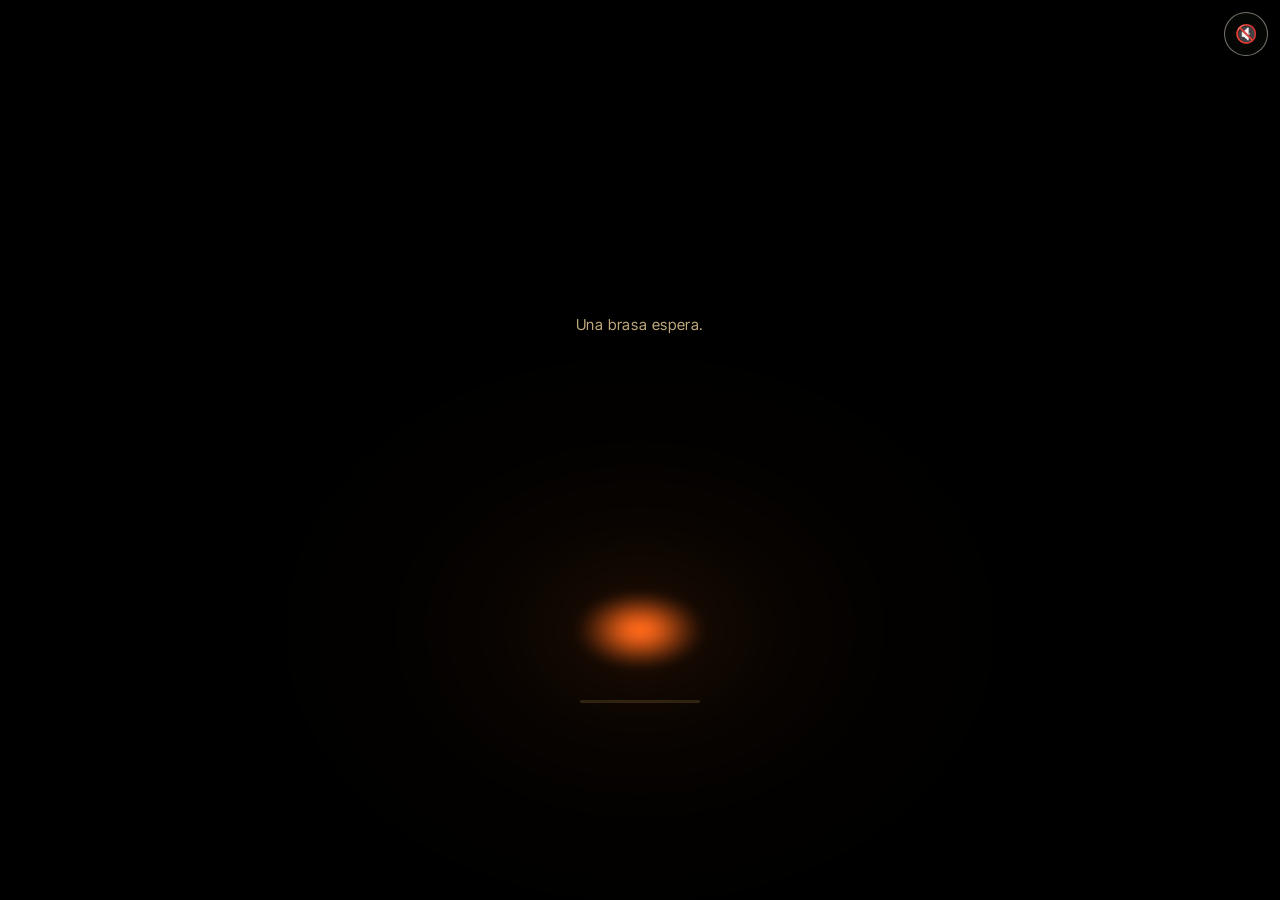
<file: experiencia/fuego/index.html>
<!doctype html><html lang="es"><head><meta charset="utf-8"><meta name="viewport" content="width=device-width,initial-scale=1,viewport-fit=cover"><title>IGNARA · El fuego</title><meta name="description" content="Cinco amigos, un carro, un rumor: un Libro que cura."><meta name="theme-color" content="#0b0705">
<link rel="stylesheet" href="https://fonts.googleapis.com/css2?family=Inter+Tight:wght@300;400;500;600&display=swap"><link rel="stylesheet" href="../shared.css?v=20261104-1329"><link rel="stylesheet" href="../../glass-lab-preset.css?v=20261104-1329">
<style>
body{background:#0b0705;color:#fff8e8;touch-action:none;-webkit-user-select:none;user-select:none;-webkit-touch-callout:none}
.world{position:fixed;inset:0;opacity:0;transition:opacity 2.6s ease}
.world svg{width:100%;height:100%;display:block}
.world .l1{transform:translateY(40px);transition:transform 3.2s cubic-bezier(.19,1,.22,1)}
.world .l2{transform:translateY(70px);transition:transform 3.6s cubic-bezier(.19,1,.22,1) .2s}
.world .l3{transform:translateY(110px);transition:transform 4s cubic-bezier(.19,1,.22,1) .35s}
.lit .world{opacity:1}.lit .world .l1,.lit .world .l2,.lit .world .l3{transform:none}
.riv{stroke-dasharray:8 14;animation:fl 3s linear infinite}@keyframes fl{to{stroke-dashoffset:-44}}
#gl,#fb{position:fixed;inset:0;width:100%;height:100%;z-index:2;transition:transform 2.4s cubic-bezier(.19,1,.22,1),opacity 2s}
#fb{display:none;background:radial-gradient(circle at 50% 70%,#ffd27a calc(var(--i,0)*12% + 1%),#ff7a1c calc(var(--i,0)*24% + 2%),rgba(120,30,0,0) calc(var(--i,0)*40% + 4%))}
.lit #gl,.lit #fb{transform:translateY(16svh) scale(.55);mix-blend-mode:screen}
.ttl{position:fixed;left:0;right:0;top:max(16svh,calc(env(safe-area-inset-top) + 60px));z-index:3;text-align:center;opacity:0;transform:scale(.92);transition:opacity 1.6s 1.2s,transform 2.4s cubic-bezier(.19,1,.22,1) 1.2s;pointer-events:none}
.lit .ttl{opacity:1;transform:none}
.ttl .wmk{width:min(64vw,340px);margin:0 auto 14px;color:#fff8e8;filter:drop-shadow(0 6px 24px rgba(255,170,80,.6))}
.ttl p{margin:0 auto;max-width:22em;padding:0 24px;font-size:17px;line-height:1.35;color:#4a2a14;font-weight:500}
.ttl p+p{margin-top:8px;font-size:14px;color:#7a4316}
.pr{position:fixed;left:50%;top:calc(70% + 70px);z-index:3;width:120px;height:3px;margin-left:-60px;border-radius:3px;background:rgba(255,200,120,.15);overflow:hidden;transition:opacity .6s}
.pr i{display:block;height:100%;width:100%;background:linear-gradient(90deg,#ff8a2a,#ffd27a);transform-origin:left;transform:scaleX(var(--i,0))}
.lit .pr{opacity:0}
.lead{position:fixed;left:0;right:0;top:calc(50% - 150px);z-index:3;text-align:center;font-size:15px;color:rgba(255,226,166,.75);letter-spacing:.04em;transition:opacity .8s}
.lit .lead{opacity:0}
.card{position:fixed;left:50%;bottom:max(16px,env(safe-area-inset-bottom));z-index:10;width:min(92vw,420px);padding:20px;border-radius:22px;transform:translate(-50%,130%);transition:transform .9s cubic-bezier(.19,1,.22,1);background:rgba(28,20,12,.72)!important}
.card.in{transform:translate(-50%,0)}
.card .k{margin:0 0 6px;font-size:11px;letter-spacing:.2em;text-transform:uppercase;color:#ffd58a}
.card h2{margin:0 0 14px;font-weight:400;font-size:20px;line-height:1.2}
.btn-rm{display:none;position:fixed;left:50%;top:calc(50% + 150px);z-index:4;transform:translateX(-50%);padding:14px 22px;border-radius:999px;border:1px solid rgba(255,210,130,.5);background:rgba(255,160,60,.15);color:#ffe2a6;font:500 16px "Inter Tight",sans-serif}
.rm .btn-rm{display:block}.lit .btn-rm{display:none}
@media (min-width:900px){.card{left:auto;right:5vw;bottom:8vh;transform:translateX(130%)}.card.in{transform:none}}
</style></head><body>
<div class="world" aria-hidden="true"><svg viewBox="0 0 400 800" preserveAspectRatio="xMidYMid slice"><defs><linearGradient id="sk" x1="0" y1="0" x2="0" y2="1"><stop offset="0" stop-color="#f4b860"/><stop offset=".35" stop-color="#f7d79a"/><stop offset=".6" stop-color="#b9d98e"/><stop offset="1" stop-color="#2f5a35"/></linearGradient><radialGradient id="sn" cx=".5" cy=".38" r=".5"><stop offset="0" stop-color="#fff2c0" stop-opacity=".9"/><stop offset="1" stop-color="#fff2c0" stop-opacity="0"/></radialGradient></defs>
<rect width="400" height="800" fill="url(#sk)"/><circle cx="200" cy="300" r="190" fill="url(#sn)"/>
<g class="l1"><path d="M0 470q40-90 90-40q40-110 110-20q60-100 110 10q40-60 90 10V800H0z" fill="#79a865" opacity=".8"/></g>
<g class="l2"><path d="M0 540q30-70 70-20q30-80 70 0q40-90 90 0q30-60 70 0q40-70 100 10V800H0z" fill="#4c8448"/><path class="riv" d="M-10 640q120-40 210 0t220-20" stroke="#8fe3d6" stroke-width="5" fill="none"/><path d="M-10 640q120-40 210 0t220-20V700q-110 30-220 6t-210 10z" fill="#3fb6aa" opacity=".9"/></g>
<g class="l3" fill="#24462c"><path d="M0 800V600q20-30 30 0l10-60q14-20 22 0q10 50 30 60q20-90 40-10l20 60V800zM400 800V590q-24-30-34 6l-14-56q-12-16-20 4q-8 60-28 66q-18-80-36 0V800z"/><path d="M60 800q20-60 50-70q20 20 40 70zM250 800q20-50 60-70q20 30 30 70z" fill="#1b3a24"/></g></svg></div>
<canvas id="gl"></canvas><div id="fb"></div>
<p class="lead" id="lead">Una brasa espera.</p>
<div class="pr" aria-hidden="true"><i></i></div>
<button class="btn-rm" id="rmb">Encender el fuego</button>
<div class="ttl"><span class="wmk" role="img" aria-label="IGNARA"></span><p>Cinco amigos, un carro, un rumor: un Libro que cura.</p><p>¿Y si lo que te falta no es algo que se pueda apagar?</p></div>
<div class="card glass" id="card"><p class="k">El fuego te pide algo</p><h2>Déjanos tu correo para mantenerlo encendido.</h2><div id="fm"><form class="xform" novalidate><label class="sr" for="em">Correo electrónico</label><input id="em" type="email" name="email" autocomplete="email" inputmode="email" placeholder="tu@correo.com" enterkeyhint="send"><p class="err" aria-live="polite"></p><button type="submit">Mantenerlo encendido</button></form><div class="ok" role="status" tabindex="-1"><strong>¡El fuego sigue encendido!</strong><br>Te avisaremos cuando el mapa ilustrado del viaje esté listo.</div><p class="demo-note">Demo: este formulario no envía datos todavía.</p></div></div>
<p class="hint" id="hint">Mantén presionado para soplar la brasa</p>
<script src="../shared.js?v=20261104-1329"></script><script src="fuego.js?v=20261104-1329"></script>
</body></html>
</file>
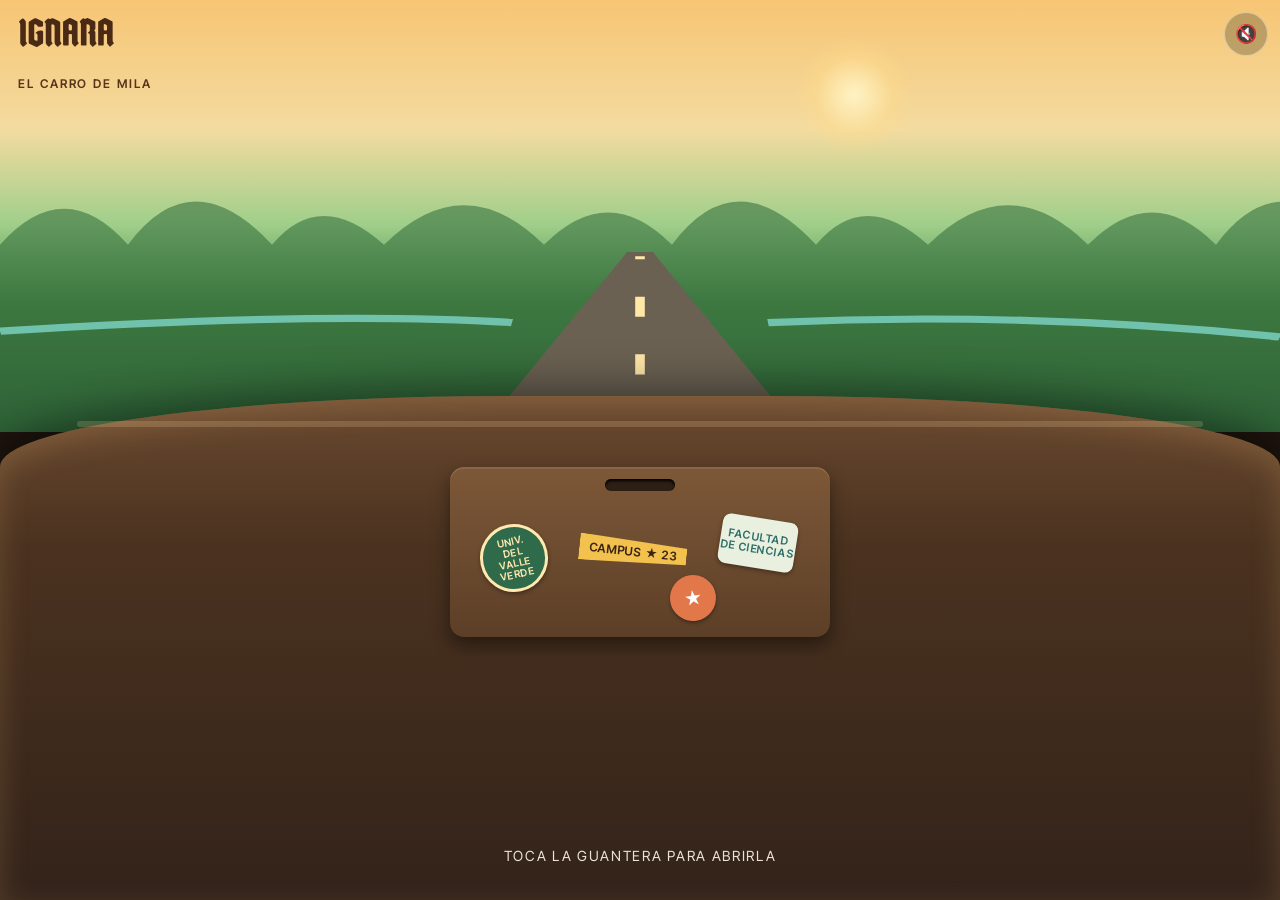
<file: experiencia/guantera/index.html>
<!doctype html><html lang="es"><head><meta charset="utf-8"><meta name="viewport" content="width=device-width,initial-scale=1,viewport-fit=cover"><title>IGNARA · La guantera</title><meta name="description" content="Cinco amigos, un carro, un rumor: un Libro que cura."><meta name="theme-color" content="#3a2a1c">
<link rel="stylesheet" href="https://fonts.googleapis.com/css2?family=Inter+Tight:wght@300;400;500;600&family=Caveat:wght@500;700&display=swap"><link rel="stylesheet" href="../shared.css?v=20261104-1329"><link rel="stylesheet" href="../../glass-lab-preset.css?v=20261104-1329">
<style>
body{background:#1d140d;color:#fff8e8;touch-action:none}
.win{position:fixed;left:0;right:0;top:0;height:48svh;overflow:hidden;background:linear-gradient(180deg,#f7c574 0%,#f3dba0 30%,#9fcf8a 52%,#4f8a4a 70%,#2f5a35 100%)}
.win .sun{position:absolute;left:62%;top:8%;width:120px;height:120px;border-radius:50%;background:radial-gradient(circle,#fff3c4,rgba(255,220,140,.4) 45%,transparent 70%);animation:sw 6s ease-in-out infinite}
@keyframes sw{50%{transform:scale(1.08)}}
.win svg{position:absolute;inset:0;width:100%;height:100%}
.road{animation:rd 1.2s linear infinite}@keyframes rd{to{stroke-dashoffset:-40}}
.trees{animation:tr 14s linear infinite}@keyframes tr{to{transform:translateX(-50%)}}
.frame{position:fixed;inset:0;pointer-events:none;background:radial-gradient(140% 60% at 50% 22%,transparent 58%,#1d140d 59%)}
.dash{position:fixed;left:0;right:0;bottom:0;height:56svh;background:linear-gradient(180deg,#6b4a30,#4a321f 30%,#33231a);border-radius:40% 40% 0 0/14% 14% 0 0;box-shadow:inset 0 10px 30px rgba(255,200,130,.18),0 -10px 40px rgba(0,0,0,.4);perspective:900px}
.dash:before{content:"";position:absolute;left:6%;right:6%;top:5%;height:6px;border-radius:6px;background:rgba(255,220,160,.18)}
.gb{position:absolute;left:50%;top:16%;width:min(78vw,380px);height:min(34vw,170px);transform:translateX(-50%);transform-style:preserve-3d}
.cav{position:absolute;inset:0;border-radius:14px;background:radial-gradient(80% 90% at 50% 20%,#120b06,#2a1c12);box-shadow:inset 0 12px 30px #000}
.cav:after{content:"";position:absolute;inset:0;border-radius:14px;background:radial-gradient(60% 50% at 50% 30%,rgba(255,200,110,.35),transparent 70%);opacity:0;transition:opacity 1s .3s}
.opened .cav:after{opacity:1}
.lid{position:absolute;inset:0;border-radius:14px;background:linear-gradient(180deg,#7d5838,#5c3f27);box-shadow:0 2px 0 #8c6544 inset,0 8px 18px rgba(0,0,0,.45);transform-origin:50% 100%;transition:transform 1s cubic-bezier(.34,1.56,.64,1);cursor:pointer;border:0;padding:0;color:inherit;font:inherit}
.opened .lid{transform:rotateX(-100deg);cursor:default}
.lid .hd{position:absolute;left:50%;top:12px;width:70px;height:12px;margin-left:-35px;border-radius:8px;background:#2e1f14;box-shadow:inset 0 2px 3px #000}
.st{position:absolute;display:grid;place-items:center;font-weight:600;letter-spacing:.06em;box-shadow:0 2px 4px rgba(0,0,0,.35)}
.s1{left:8%;top:34%;width:68px;height:68px;border-radius:50%;background:#2f6b4a;color:#ffe9b0;font-size:10px;transform:rotate(-12deg);border:3px solid #ffe9b0;text-align:center;line-height:1.1}
.s2{left:34%;top:42%;padding:6px 10px;background:#f2c14e;color:#3a2412;font-size:12px;transform:rotate(6deg);clip-path:polygon(0 0,100% 20%,100% 80%,0 100%)}
.s3{right:9%;top:30%;width:76px;height:50px;border-radius:8px;background:#e9f0e0;color:#2e6f6a;font-size:11px;transform:rotate(9deg);text-align:center;line-height:1.1}
.s4{left:58%;top:64%;width:46px;height:46px;border-radius:50%;background:#e2774a;color:#fff;font-size:18px;transform:rotate(-8deg)}
.obj{position:fixed;left:0;top:0;z-index:5;touch-action:none;cursor:grab;will-change:transform;user-select:none;-webkit-user-select:none}
.obj.drag{cursor:grabbing}
.photo{width:170px;padding:9px 9px 26px;background:#fbf6ea;box-shadow:0 10px 24px rgba(0,0,0,.45)}
.photo .im{height:120px;background:linear-gradient(180deg,#f6c06b,#f2a75a 50%,#5f8c4d 51%,#3f6a3c)}
.photo .im svg{width:100%;height:100%}
.photo p{margin:6px 0 0;font:600 15px Caveat,cursive;color:#5a3e28;text-align:center}
.ticket{width:190px;height:82px;border-radius:8px;background:linear-gradient(90deg,#f4e1b8 0 72%,#e7c98f 72%);color:#5a2c14;box-shadow:0 10px 22px rgba(0,0,0,.45);padding:10px 12px;font-size:11px;letter-spacing:.1em;text-transform:uppercase;-webkit-mask:radial-gradient(circle 7px at 72% 0,transparent 98%,#000) top/100% 51% no-repeat,radial-gradient(circle 7px at 72% 100%,transparent 98%,#000) bottom/100% 51% no-repeat}
.ticket b{display:block;font-size:17px;letter-spacing:.04em;margin:4px 0 2px;color:#8a3b14}
.ticket i{position:absolute;right:10px;top:12px;font-style:normal;writing-mode:vertical-rl;font-size:10px}
.note{width:200px;padding:16px 16px 18px;background:#fff3a8;color:#3d2c12;box-shadow:0 10px 22px rgba(0,0,0,.4);font:700 21px/1.15 Caveat,cursive}
.note small{display:block;margin-top:8px;font-size:17px;font-weight:500;color:#6b4b1c}
.box{width:120px;height:92px;border-radius:10px;background:linear-gradient(160deg,#c9843f,#8f5424);box-shadow:0 12px 24px rgba(0,0,0,.5),inset 0 2px 0 rgba(255,230,180,.5);display:grid;place-items:center}
.box:before{content:"";position:absolute;left:0;right:0;top:30%;height:3px;background:rgba(60,30,10,.4)}
.box svg{width:34px;height:34px;filter:drop-shadow(0 2px 2px rgba(0,0,0,.4))}
.box.open svg{animation:unl .6s forwards}@keyframes unl{to{transform:translateY(-20px) rotate(-20deg);opacity:0}}
.sheet{position:fixed;left:50%;bottom:max(16px,env(safe-area-inset-bottom));z-index:100;background:rgba(40,26,16,.86)!important;width:min(92vw,420px);transform:translate(-50%,120%);transition:transform .7s cubic-bezier(.19,1,.22,1);padding:20px;border-radius:22px;color:#fff8e8}
.sheet.in{transform:translate(-50%,0)}
.sheet .k{margin:0 0 6px;font-size:11px;letter-spacing:.2em;text-transform:uppercase;color:#ffd58a}
.sheet h2{margin:0 0 14px;font-weight:400;font-size:21px;line-height:1.2}
.top{position:fixed;top:max(18px,env(safe-area-inset-top));left:18px;z-index:6;display:flex;align-items:center;gap:10px}
.top .wmk{width:96px;color:#4a2a14}
.cnt{position:fixed;top:max(64px,calc(env(safe-area-inset-top) + 50px));left:18px;z-index:6;font-size:12px;letter-spacing:.16em;text-transform:uppercase;color:#5a3418;font-weight:600}
@media (min-width:900px){.gb{top:14%}.sheet{left:auto;right:5vw;bottom:auto;top:50%;transform:translate(130%,-50%)}.sheet.in{transform:translate(0,-50%)}}
</style></head><body>
<div class="win" aria-hidden="true"><div class="sun"></div><svg viewBox="0 0 400 300" preserveAspectRatio="none"><g class="trees" fill="#2f6a3a"><path d="M0 170q20-50 40 0q20-60 45 0q15-40 35 0q25-55 50 0q20-45 40 0q20-60 45 0q15-40 35 0q25-55 50 0q20-45 40 0q20-60 45 0q15-40 35 0q25-55 50 0q20-45 40 0q20-60 45 0q15-40 35 0q25-55 50 0V300H0z" opacity=".55"/></g><path d="M150 300L196 175h8L250 300z" fill="#6a6152"/><path class="road" d="M200 300V178" stroke="#ffe7a8" stroke-width="3" stroke-dasharray="14 26"/><path d="M0 230q100-14 160-6M240 224q80-8 160 10" stroke="#7fd6c8" stroke-width="5" fill="none" opacity=".8"/></svg></div>
<div class="frame"></div>
<div class="top"><span class="wmk" role="img" aria-label="IGNARA"></span></div>
<p class="cnt" id="cnt">El carro de Mila</p>
<div class="dash"><div class="gb" id="gb"><div class="cav"></div><button class="lid" id="lid" aria-label="Abrir la guantera"><span class="hd"></span><span class="st s1">UNIV.<br>DEL<br>VALLE VERDE</span><span class="st s2">CAMPUS ★ 23</span><span class="st s3">FACULTAD<br>DE CIENCIAS</span><span class="st s4">★</span></button></div></div>
<div class="sheet glass" id="sheet"><p class="k">La cajita cerrada</p><h2>Guarda tu lugar en el viaje y la cajita se abre.</h2><div id="fm"><form class="xform" novalidate><label class="sr" for="em">Correo electrónico</label><input id="em" type="email" name="email" autocomplete="email" inputmode="email" placeholder="tu@correo.com" enterkeyhint="send"><p class="err" aria-live="polite"></p><button type="submit">Abrir la cajita</button></form><div class="ok" role="status" tabindex="-1"><strong>¡La cajita está abierta!</strong><br>Te avisaremos cuando el mapa ilustrado del viaje esté listo.</div><p class="demo-note">Demo: este formulario no envía datos todavía.</p></div></div>
<p class="hint" id="hint">Toca la guantera para abrirla</p>
<script src="../shared.js?v=20261104-1329"></script><script src="guantera.js?v=20261104-1329"></script>
</body></html>
</file>
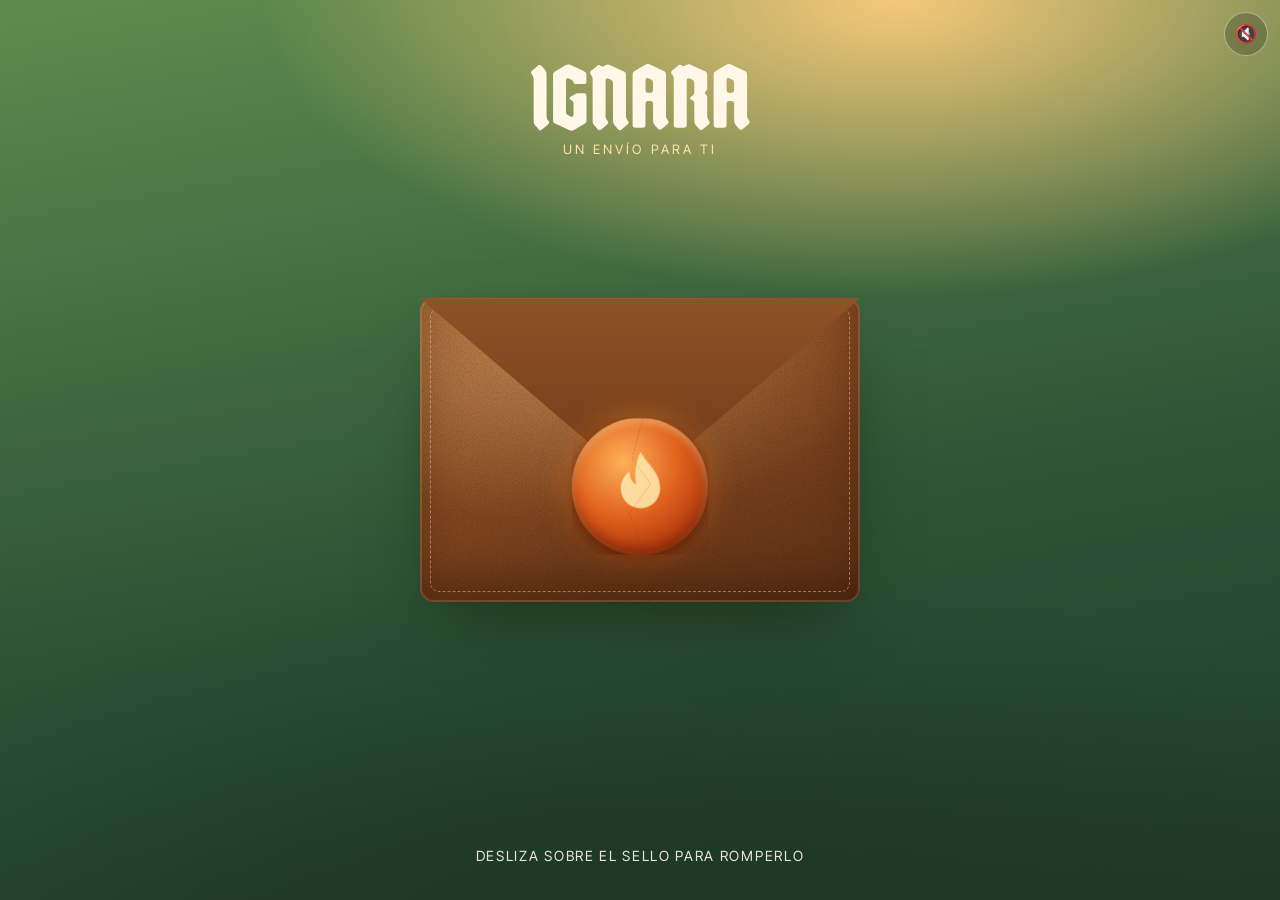
<file: experiencia/sello/index.html>
<!doctype html><html lang="es"><head><meta charset="utf-8"><meta name="viewport" content="width=device-width,initial-scale=1,viewport-fit=cover"><title>IGNARA · El sello</title><meta name="description" content="Cinco amigos, un carro, un rumor: un Libro que cura."><meta name="theme-color" content="#2c4a33">
<link rel="stylesheet" href="https://fonts.googleapis.com/css2?family=Inter+Tight:wght@300;400;500;600&display=swap"><link rel="stylesheet" href="../shared.css?v=20261104-1329"><link rel="stylesheet" href="../../glass-lab-preset.css?v=20261104-1329">
<style>
body{background:radial-gradient(90% 60% at 70% 0%,#f6c879 0%,rgba(246,200,121,0) 55%),radial-gradient(120% 80% at 50% 110%,#1c3524 0%,rgba(28,53,36,0) 60%),linear-gradient(170deg,#5e8c4e,#2f5638 55%,#1f3a27);color:#fff8e8}
#fx{position:fixed;inset:0;width:100%;height:100%;pointer-events:none;z-index:20}
.stage{position:fixed;inset:0;display:grid;place-items:center;perspective:1400px;padding:env(safe-area-inset-top) env(safe-area-inset-right) env(safe-area-inset-bottom) env(safe-area-inset-left)}
.intro{position:fixed;top:max(64px,calc(env(safe-area-inset-top) + 52px));left:0;right:0;text-align:center;transition:opacity .6s,transform .8s cubic-bezier(.19,1,.22,1)}
.intro .wmk{width:min(46vw,220px);margin:0 auto 10px;color:#fff8e8;filter:drop-shadow(0 4px 18px rgba(255,200,110,.45))}
.intro p{margin:0;font-size:13px;letter-spacing:.24em;text-transform:uppercase;color:#ffe2a6}
.env{position:relative;width:min(84vw,440px);aspect-ratio:1.45;transform-style:preserve-3d;transition:transform 1.1s cubic-bezier(.19,1,.22,1),opacity .6s;animation:bob 5s ease-in-out infinite}
@keyframes bob{50%{transform:translateY(-6px) rotateX(4deg)}}
.leather{position:absolute;inset:0;border-radius:14px;background:
 radial-gradient(120% 90% at 30% 20%,rgba(255,220,160,.35),rgba(0,0,0,0) 60%),
 linear-gradient(160deg,#a8642f,#7d4520 60%,#5f3317);box-shadow:0 30px 60px -20px rgba(20,30,10,.6),inset 0 0 0 2px rgba(255,220,170,.18),inset 0 -20px 40px rgba(40,15,0,.35);overflow:hidden}
.leather::before{content:"";position:absolute;inset:0;opacity:.35;mix-blend-mode:multiply;background-image:url("data:image/svg+xml,%3Csvg xmlns='http://www.w3.org/2000/svg' width='220' height='220'%3E%3Cfilter id='n'%3E%3CfeTurbulence type='fractalNoise' baseFrequency='.9' numOctaves='3'/%3E%3CfeColorMatrix values='0 0 0 0 .35 0 0 0 0 .18 0 0 0 0 .05 0 0 0 1.6 -.3'/%3E%3C/filter%3E%3Crect width='100%25' height='100%25' filter='url(%23n)'/%3E%3C/svg%3E")}
.leather::after{content:"";position:absolute;inset:10px;border:1.5px dashed rgba(255,214,160,.45);border-radius:9px}
.flap{position:absolute;left:0;right:0;top:0;height:62%;transform-origin:50% 0;transform-style:preserve-3d;transition:transform 1.2s cubic-bezier(.65,0,.35,1);z-index:3}
.flap i{position:absolute;inset:0;clip-path:polygon(0 0,100% 0,50% 100%);background:linear-gradient(180deg,#8f5226,#6d3a1a);filter:drop-shadow(0 6px 6px rgba(0,0,0,.3));backface-visibility:hidden}
.flap b{position:absolute;inset:0;clip-path:polygon(0 0,100% 0,50% 100%);background:#c9935a;transform:rotateX(180deg);backface-visibility:hidden}
.open .flap{transform:rotateX(178deg)}
.seal{position:absolute;left:50%;top:62%;width:31%;aspect-ratio:1;transform:translate(-50%,-50%);z-index:5;border:0;padding:0;background:none;cursor:grab;touch-action:none}
.seal .h{position:absolute;inset:0;background:radial-gradient(circle at 38% 32%,#ffb15a,#e0611d 45%,#a8330c 80%);box-shadow:0 6px 16px rgba(80,20,0,.5),inset 0 -6px 12px rgba(90,20,0,.5),inset 0 4px 8px rgba(255,220,150,.6);transition:transform .9s cubic-bezier(.19,1,.22,1),opacity .9s}
.seal .gl{position:absolute;inset:0;border-radius:50%;box-shadow:0 6px 16px rgba(80,20,0,.5),0 0 30px rgba(255,140,40,.55);transition:opacity .5s}.broken .seal .gl{opacity:0}
.seal .h svg{position:absolute;inset:18%;width:64%;height:64%}
.seal .h{border-radius:50%}.seal .l{clip-path:polygon(0 0,52% 0,44% 30%,58% 48%,42% 70%,54% 100%,0 100%)}
.seal .r{clip-path:polygon(52% 0,100% 0,100% 100%,54% 100%,42% 70%,58% 48%,44% 30%)}
.seal .crk{position:absolute;inset:0;pointer-events:none}
.seal .crk path{stroke:#4a1404;stroke-width:2.2;fill:none;stroke-dasharray:120;stroke-dashoffset:120}
.broken .seal .l{transform:translate(-60%,40%) rotate(-40deg);opacity:0}
.broken .seal .r{transform:translate(60%,50%) rotate(35deg);opacity:0}
.trail{position:absolute;left:8%;right:8%;top:62%;height:2px;transform:translateY(-50%);background:linear-gradient(90deg,rgba(255,220,150,0),rgba(255,220,150,.8),rgba(255,220,150,0));transform-origin:0 50%;scale:0 1;z-index:4;pointer-events:none}
.gone .env{transform:translateY(60vh) rotateX(30deg);opacity:0}
.gone .intro{opacity:0;transform:translateY(-20px)}
/* map */
.map{position:fixed;left:50%;top:calc(env(safe-area-inset-top) + 64px);width:min(92vw,560px);aspect-ratio:9/12;transform:translate(-50%,40px) scale(.6);opacity:0;transition:transform 1s cubic-bezier(.19,1,.22,1),opacity .5s;perspective:1600px;z-index:6;pointer-events:none}
.show .map{transform:translate(-50%,0) scale(1);opacity:1;pointer-events:auto}
.pn{position:absolute;top:0;bottom:0;width:33.334%;overflow:hidden;transform-style:preserve-3d;transition:transform 1.3s cubic-bezier(.65,0,.35,1)}
.pn .sv{position:absolute;top:0;height:100%;width:300%}
.pn.p0{left:0;transform-origin:100% 50%;transform:rotateY(178deg)}.pn.p0 .sv{left:0}
.pn.p1{left:33.333%}.pn.p1 .sv{left:-100%}
.pn.p2{left:66.666%;transform-origin:0 50%;transform:rotateY(-178deg)}.pn.p2 .sv{left:-200%}
.pn::after{content:"";position:absolute;inset:0;pointer-events:none;transition:opacity 1.3s;opacity:.7}
.pn.p0::after{background:linear-gradient(90deg,rgba(0,0,0,0) 60%,rgba(60,30,0,.35))}.pn.p2::after{background:linear-gradient(90deg,rgba(60,30,0,.35),rgba(0,0,0,0) 40%)}
.unf .pn.p0,.unf .pn.p2{transform:none}.unf .pn::after{opacity:.25}
.pn{backface-visibility:hidden}
.full{position:absolute;inset:0;opacity:0}.full.on{opacity:1}
.map svg{display:block;width:100%;height:100%;border-radius:6px;filter:drop-shadow(0 20px 30px rgba(10,25,10,.45))}
.seg{fill:none;stroke:#b8431a;stroke-width:3.2;stroke-linecap:round;stroke-dasharray:6 7}
.segm{fill:none;stroke:#fff;stroke-width:10;stroke-dasharray:var(--L);stroke-dashoffset:var(--L);transition:stroke-dashoffset 1.1s cubic-bezier(.65,0,.35,1)}
.segm.on{stroke-dashoffset:0}
.stop circle{transition:r .5s cubic-bezier(.34,1.56,.64,1),fill .4s}
.stop.on circle.d{r:9;fill:#e0611d}
.lit .seg{stroke:#ff8a2a;filter:url(#glow)}
/* card */
.card{position:fixed;left:50%;bottom:max(16px,calc(env(safe-area-inset-bottom) + 10px));width:min(92vw,560px);transform:translate(-50%,130%);transition:transform .9s cubic-bezier(.19,1,.22,1);z-index:8;padding:18px 18px 16px;--glass-opacity:.22;--tint:30,50,30;color:#fff8e8}
.card.in{transform:translate(-50%,0)}
.card .c{position:relative;z-index:3}
.card .k{font-size:11px;letter-spacing:.22em;text-transform:uppercase;color:#ffd98f;margin:0 0 6px}
.card .t{font-size:clamp(22px,6vw,30px);line-height:1.15;margin:0 0 12px;min-height:1.15em}
.card .nx{font:inherit;font-size:16px;font-weight:600;padding:12px 16px;border-radius:12px;border:1px solid rgba(255,248,232,.5);background:transparent;color:inherit;cursor:pointer}
.card .fm{display:none}.card.lock .fm{display:block}.card.lock .nx{display:none}
@media (min-width:900px){.map{width:min(46vw,520px);left:34%;top:50%;transform:translate(-50%,-46%) scale(.6)}.show .map{transform:translate(-50%,-50%) scale(1)}.card{left:auto;right:6vw;bottom:auto;top:50%;width:380px;transform:translate(140%,-50%)}.card.in{transform:translate(0,-50%)}}
@media (prefers-reduced-motion:reduce){*{transition-duration:.01s!important;animation:none!important}}
</style></head><body>
<h1 class="sr">IGNARA · Libro 1 · Prelanzamiento</h1>
<canvas id="fx"></canvas>
<div class="intro"><span class="wmk" aria-hidden="true"></span><p>Un envío para ti</p></div>
<div class="stage" id="st"><div class="env" id="env"><div class="leather"></div><div class="flap"><i></i><b></b></div><div class="trail" id="trail"></div>
<button class="seal" id="seal" type="button" aria-label="Romper el sello de fuego"><span class="gl"></span><span class="h l"><svg viewBox="0 0 40 40"><path fill="#ffe2a6" d="M20 4c3 6 9 9 9 17a9 9 0 0 1-18 0c0-4 2-6 4-8 0 3 1 5 3 6-1-6 0-10 2-15z" opacity=".92"/></svg></span><span class="h r"><svg viewBox="0 0 40 40"><path fill="#ffe2a6" d="M20 4c3 6 9 9 9 17a9 9 0 0 1-18 0c0-4 2-6 4-8 0 3 1 5 3 6-1-6 0-10 2-15z" opacity=".92"/></svg></span>
<svg class="crk" viewBox="0 0 100 100"><path id="crk" d="M52 2 44 30 58 48 42 70 54 98"/></svg></button></div></div>
<div class="map" id="map"></div>
<div class="card glass" id="card"><div class="c"><p class="k" id="k">Parada 1 de 5</p><p class="t" id="t" aria-live="polite"></p><button class="nx" id="nx" type="button">Siguiente parada →</button><div class="fm" id="fm"><form class="xform" novalidate><label class="sr" for="em">Correo electrónico</label><input id="em" type="email" name="email" autocomplete="email" inputmode="email" placeholder="tu@correo.com" enterkeyhint="send"><p class="err" aria-live="polite"></p><button type="submit">Guardar mi lugar</button></form><div class="ok" role="status" tabindex="-1"><strong>¡Tu lugar en el viaje está guardado!</strong><br>Te avisaremos cuando el mapa ilustrado del viaje esté listo.</div><p class="demo-note">Demo: este formulario no envía datos todavía.</p></div></div></div>
<p class="hint" id="hint">Desliza sobre el sello para romperlo</p>
<script src="../shared.js?v=20261104-1329"></script><script src="sello.js?v=20261104-1329"></script></body></html>
</file>
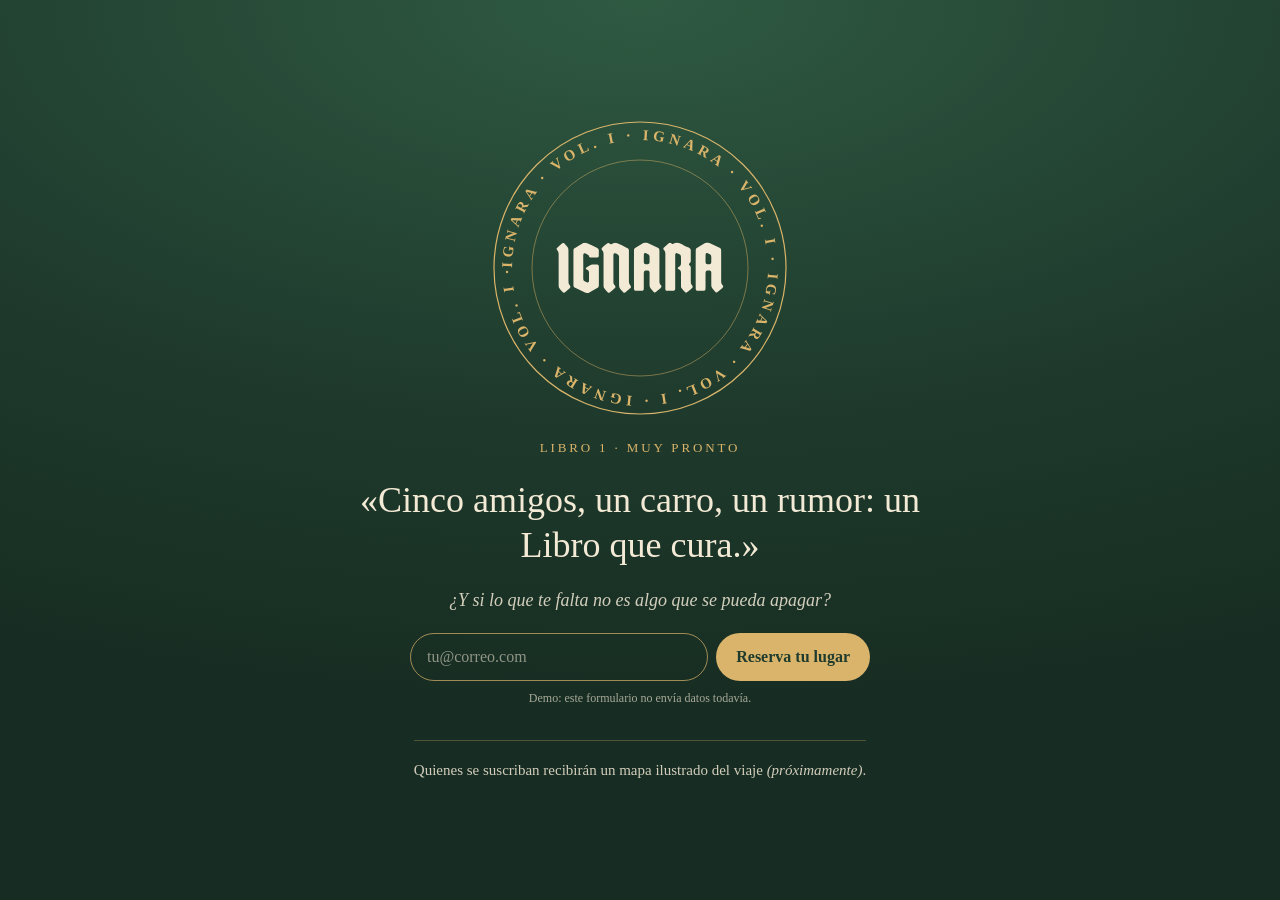
<file: prelanzamiento/a/index.html>
<!doctype html><html lang="es"><head><meta charset="utf-8"><meta name="viewport" content="width=device-width,initial-scale=1,viewport-fit=cover"><title>IGNARA · Libro 1 · Prelanzamiento</title><meta name="description" content="Cinco amigos, un carro, un rumor: un Libro que cura."><link rel="stylesheet" href="../shared.css?v=20261104-1245"><meta name="theme-color" content="#1f3b2d"><style>
body{min-height:100svh;background:radial-gradient(120% 80% at 50% 0%,#2f5a42 0%,#1f3b2d 55%,#172c22 100%);color:#f3ead6;font-family:Georgia,"Times New Roman",serif;display:flex;align-items:center;justify-content:center;padding:max(24px,env(safe-area-inset-top)) max(20px,env(safe-area-inset-right)) max(24px,env(safe-area-inset-bottom)) max(20px,env(safe-area-inset-left))}
main{display:flex;flex-direction:column;align-items:center;text-align:center;gap:22px;max-width:560px;width:100%}
.seal{width:min(72vw,300px);aspect-ratio:1;position:relative}
.seal svg.ring{position:absolute;inset:0;width:100%;height:100%;animation:spin 60s linear infinite}
.seal .wmk{position:absolute;left:22%;right:22%;top:50%;transform:translateY(-50%);color:#f3ead6}
.ring text{font:600 15px Georgia,serif;letter-spacing:4.2px;fill:#d9b46a}
@keyframes spin{to{transform:rotate(360deg)}}
.kicker{font-size:13px;letter-spacing:.22em;text-transform:uppercase;color:#d9b46a;margin:0}
h1{font-weight:400;font-size:clamp(26px,6.4vw,40px);line-height:1.2;margin:0}
.sub{font-style:italic;font-size:18px;opacity:.85;margin:0}
.gift{font-size:15px;line-height:1.5;opacity:.85;margin:0;border-top:1px solid rgba(217,180,106,.35);padding-top:18px}
form[data-demo] input{border-color:rgba(217,180,106,.7);font-family:Georgia,serif}
form[data-demo] input::placeholder{color:rgba(243,234,214,.55)}
form[data-demo] button{background:#d9b46a;color:#1f3b2d;font-family:Georgia,serif}
.ok{color:#f3ead6}
@media (prefers-reduced-motion:reduce){.seal svg.ring{animation:none}}
</style></head><body><main>
<div class="seal" aria-hidden="true">
<svg class="ring" viewBox="0 0 300 300"><defs><path id="c" d="M150,150 m-128,0 a128,128 0 1,1 256,0 a128,128 0 1,1 -256,0"/></defs>
<circle cx="150" cy="150" r="146" fill="none" stroke="#d9b46a" stroke-width="1.2"/><circle cx="150" cy="150" r="108" fill="none" stroke="#d9b46a" stroke-width=".8" opacity=".6"/>
<text><textPath href="#c">IGNARA · VOL. I · IGNARA · VOL. I · IGNARA · VOL. I · IGNARA · VOL. I ·</textPath></text></svg>
<span class="wmk"></span></div>
<h1 class="sr">IGNARA · Libro 1</h1>
<p class="kicker">Libro 1 · Muy pronto</p>
<p style="font-size:clamp(24px,6vw,36px);line-height:1.25;margin:0">«Cinco amigos, un carro, un rumor: un Libro que cura.»</p>
<p class="sub">¿Y si lo que te falta no es algo que se pueda apagar?</p>
<div style="width:100%;display:flex;flex-direction:column;align-items:center"><form data-demo novalidate><label class="sr" for="em">Correo electrónico</label><input id="em" type="email" name="email" required autocomplete="email" inputmode="email" placeholder="tu@correo.com"><button type="submit">Reserva tu lugar</button></form><p class="ok" hidden tabindex="-1">¡Listo! Tu lugar está reservado. Te avisaremos cuando el mapa ilustrado del viaje esté listo.</p><p class="demo-note">Demo: este formulario no envía datos todavía.</p></div>
<p class="gift">Quienes se suscriban recibirán un mapa ilustrado del viaje <em>(próximamente)</em>.</p>
</main><script src="../shared.js?v=20261104-1245"></script></body></html>
</file>
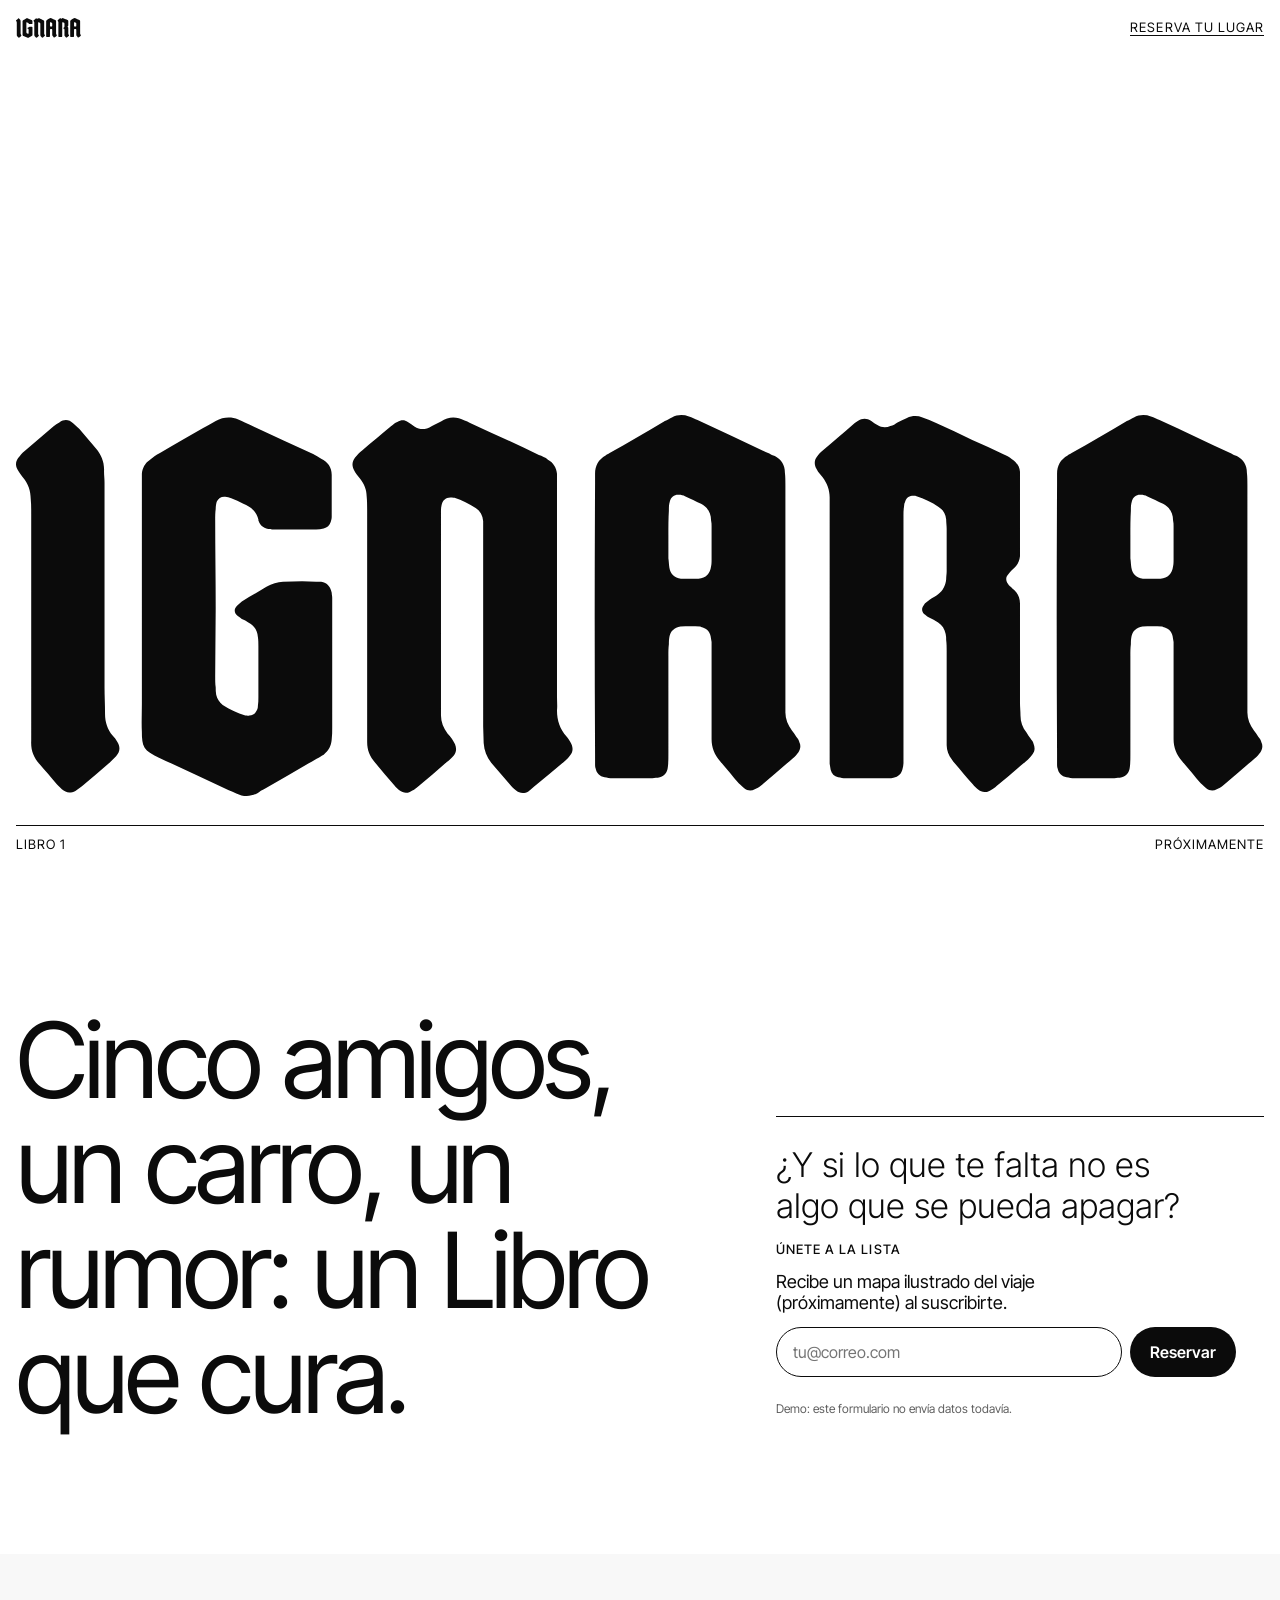
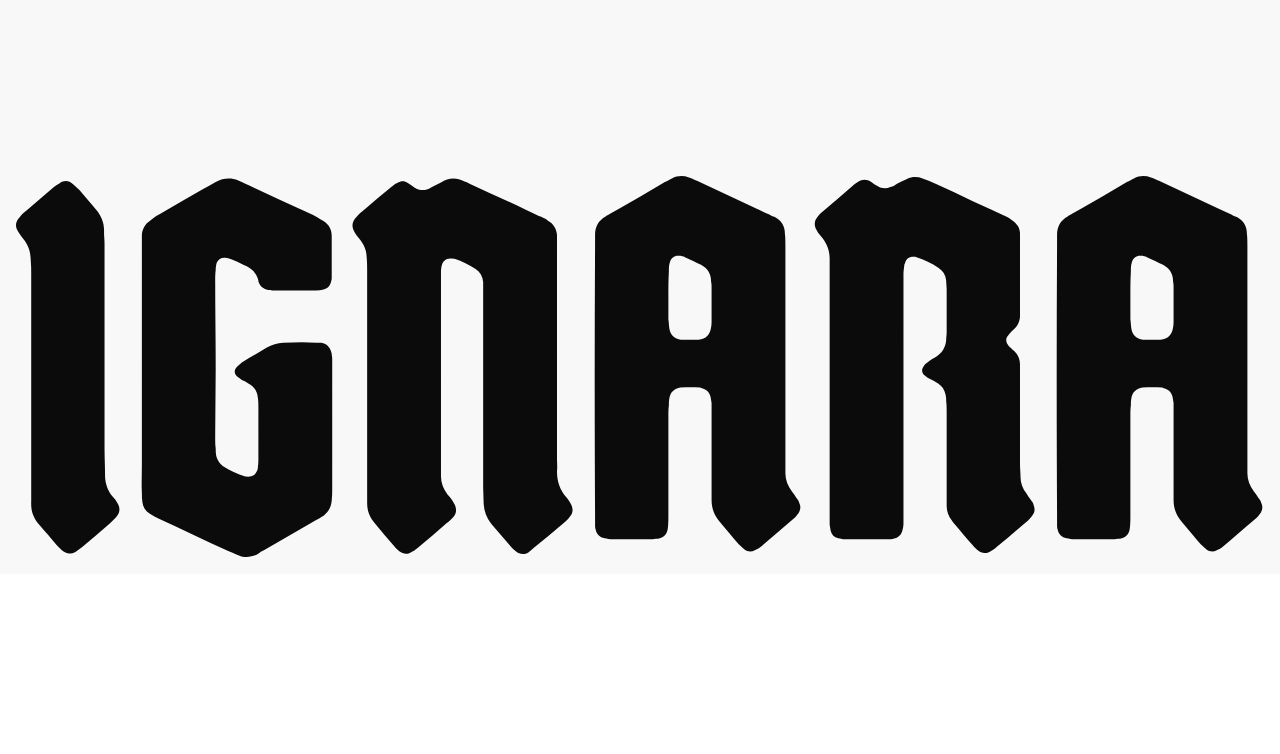
<file: prelanzamiento/b/index.html>
<!doctype html><html lang="es"><head><meta charset="utf-8"><meta name="viewport" content="width=device-width,initial-scale=1,viewport-fit=cover"><title>IGNARA · Libro 1 · Prelanzamiento</title><meta name="description" content="Cinco amigos, un carro, un rumor: un Libro que cura."><link rel="stylesheet" href="../shared.css?v=20261104-1245"><link rel="stylesheet" href="../../glass-lab-preset.css?v=20261104-1245"><link rel="preconnect" href="https://fonts.googleapis.com"><link rel="stylesheet" href="https://fonts.googleapis.com/css2?family=Inter+Tight:wght@300;400;500;600&display=swap"><meta name="theme-color" content="#ffffff"><style>
body{background:#fff;color:#0b0b0b;font-family:"Inter Tight",system-ui,sans-serif}
.hdr{position:fixed;top:0;left:0;right:0;z-index:10;padding-top:env(safe-area-inset-top)}
.hdr .glass{position:absolute;inset:0;border-radius:0!important;border-width:0 0 var(--glass-border-width) 0!important;opacity:0;transition:opacity .35s ease}
.hdr.on .glass{opacity:1}
.hdr .bar{position:relative;height:55px;display:flex;align-items:center;justify-content:space-between;padding:0 max(16px,env(safe-area-inset-right)) 0 max(16px,env(safe-area-inset-left))}
.hdr .wmk{height:20px;width:auto}
.hdr a.cta{font-size:13px;letter-spacing:.08em;text-transform:uppercase;color:inherit;text-decoration:none;border-bottom:1px solid}
.hero{min-height:100svh;display:flex;flex-direction:column;justify-content:flex-end;gap:28px;padding:calc(90px + env(safe-area-inset-top)) max(16px,env(safe-area-inset-right)) 48px max(16px,env(safe-area-inset-left))}
.hero .wmk{width:100%;max-width:1400px}
.meta{display:flex;justify-content:space-between;font-size:13px;letter-spacing:.08em;text-transform:uppercase;border-top:1px solid #0b0b0b;padding-top:10px}
section.hook{padding:12vh max(16px,env(safe-area-inset-right)) 14vh max(16px,env(safe-area-inset-left));display:grid;gap:28px;max-width:1400px}
.big{font-size:clamp(34px,8.2vw,112px);line-height:1;letter-spacing:-.03em;font-weight:400;margin:0}
.sub{font-size:clamp(20px,3vw,34px);line-height:1.2;font-weight:300;margin:0;max-width:22ch}
.join{display:grid;gap:14px;padding-top:28px;border-top:1px solid #0b0b0b}
.join h2{font-size:13px;letter-spacing:.08em;text-transform:uppercase;font-weight:500;margin:0}
.join p.g{font-size:18px;margin:0;max-width:36ch}
form[data-demo] button{background:#0b0b0b;color:#fff}
@media(min-width:1024px){section.hook{grid-template-columns:1.4fr 1fr;align-items:end;column-gap:6vw}.join{grid-column:2}}
/* The Line-style footer */
.ft{position:relative;overflow:clip;padding-bottom:var(--ph,420px);background:#fff}
.ft .logo{background:#f8f8f8;padding:120px max(16px,env(safe-area-inset-right)) 16px max(16px,env(safe-area-inset-left));position:relative;z-index:3;transform-origin:0 0}
.ft .logo .wmk{width:100%}
.ft .sc{position:absolute;inset:-50vh 0 0 0;display:flex;flex-direction:column;justify-content:flex-end}
.ft .st{position:sticky;bottom:0;height:100vh;height:100lvh;flex:none;background:#ff391e;color:#f8f8f8;display:flex;align-items:flex-end}
.ft .ct{width:100%;display:grid;gap:22px;padding:24px max(16px,env(safe-area-inset-right)) max(16px,env(safe-area-inset-bottom)) max(16px,env(safe-area-inset-left))}
.ft .cols{display:grid;gap:22px;font-size:15px;line-height:1.35}
.ft .cols h3{font-size:11px;letter-spacing:.08em;text-transform:uppercase;font-weight:500;margin:0 0 8px;opacity:.85}
.ft a{color:inherit}
.ft .mail{font-size:clamp(22px,3vw,34px)}
.ft .bot{display:flex;justify-content:space-between;font-size:12px;text-transform:uppercase;letter-spacing:.04em;border-top:1px solid rgba(248,248,248,.5);padding-top:10px}
@media(min-width:1024px){.ft .cols{grid-template-columns:2fr 1fr 1fr 1fr}.ft .logo{padding-top:17.36vw}}
@supports (animation-timeline:view()){@media (prefers-reduced-motion:no-preference){
 .ft{timeline-scope:--pl}.ft .pm{position:absolute;bottom:0;height:60svh;width:1px;view-timeline:--pl block;visibility:hidden}
 .ft .logo{animation:peel linear both;animation-timeline:--pl;animation-range:entry 0% entry 100%}
 @keyframes peel{0%{transform:none}50%{transform:translate(-3.5%,-10%) rotate(-1.5deg)}100%{transform:translate(-14%,-40%) rotate(-6deg)}}
 @media(min-width:1024px){@keyframes peel{0%{transform:none}50%{transform:translate(-1.75%,0) rotate(-1.5deg)}100%{transform:translate(-7%,0) rotate(-6deg)}}}
}}
</style></head><body>
<header class="hdr" id="hdr"><div class="glass"></div><div class="bar"><span class="wmk" style="width:65px" aria-label="Ignara" role="img"></span><a class="cta" href="#unete">Reserva tu lugar</a></div></header>
<main>
<section class="hero"><h1 class="sr">IGNARA · Libro 1</h1><span class="wmk" aria-hidden="true"></span><div class="meta"><span>Libro 1</span><span>Próximamente</span></div></section>
<section class="hook"><p class="big">Cinco amigos, un carro, un rumor: un Libro que cura.</p>
<div class="join" id="unete"><p class="sub">¿Y si lo que te falta no es algo que se pueda apagar?</p><h2>Únete a la lista</h2><p class="g">Recibe un mapa ilustrado del viaje (próximamente) al suscribirte.</p><form data-demo novalidate><label class="sr" for="em">Correo electrónico</label><input id="em" type="email" name="email" required autocomplete="email" inputmode="email" placeholder="tu@correo.com"><button type="submit">Reservar</button></form><p class="ok" hidden tabindex="-1">¡Listo! Tu lugar está reservado. Te avisaremos cuando el mapa ilustrado del viaje esté listo.</p><p class="demo-note">Demo: este formulario no envía datos todavía.</p></div></section>
</main>
<footer class="ft" id="ft"><div class="pm" aria-hidden="true"></div><div class="logo"><span class="wmk" aria-hidden="true"></span></div>
<div class="sc"><div class="st"><div class="ct" id="ftc"><div class="cols">
<div><h3>Escríbenos</h3><a class="mail" href="mailto:hola@ignara.com">hola@ignara.com</a></div>
<div><h3>Encuéntranos</h3>Ignara Universe<br>Quito, Ecuador</div>
<div><h3>Redes</h3>Instagram<br>TikTok<br>YouTube</div>
<div><h3>Menú</h3><a href="../../">Inicio</a><br><a href="#unete">Lista</a></div></div>
<div class="bot"><span>© Ignara Universe 2026</span><a href="#" onclick="scrollTo({top:0,behavior:'smooth'});return false">Arriba</a></div></div></div></div></footer>
<script>(function(){var h=document.getElementById('hdr'),f=document.getElementById('ft'),c=document.getElementById('ftc');function s(){h.classList.toggle('on',scrollY>4)}function l(){f.style.setProperty('--ph',(c.offsetHeight+8)+'px')}addEventListener('scroll',s,{passive:true});addEventListener('resize',l);addEventListener('load',l);s();l()})();</script>
<script src="../shared.js?v=20261104-1245"></script></body></html>
</file>
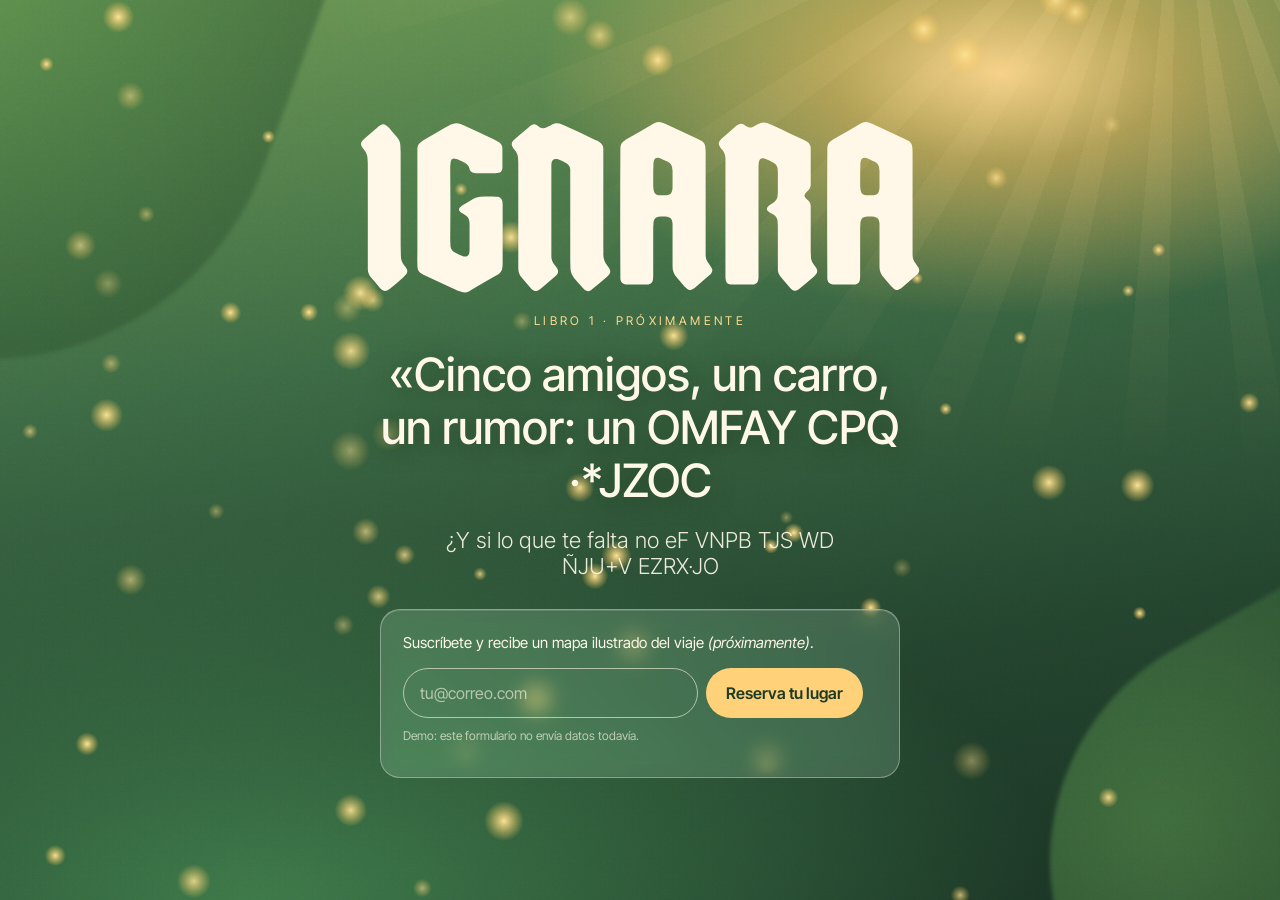
<file: prelanzamiento/c/index.html>
<!doctype html><html lang="es"><head><meta charset="utf-8"><meta name="viewport" content="width=device-width,initial-scale=1,viewport-fit=cover"><title>IGNARA · Libro 1 · Prelanzamiento</title><meta name="description" content="Cinco amigos, un carro, un rumor: un Libro que cura."><link rel="stylesheet" href="../shared.css?v=20261104-1245"><link rel="stylesheet" href="../../glass-lab-preset.css?v=20261104-1245"><link rel="stylesheet" href="https://fonts.googleapis.com/css2?family=Inter+Tight:wght@300;400;500;600&display=swap"><meta name="theme-color" content="#24452f"><style>
html,body{height:100%}
body{background:#1d3a28;color:#fff8e8;font-family:"Inter Tight",system-ui,sans-serif;overflow-x:hidden}
.scene{position:fixed;inset:0;overflow:hidden;background:
 radial-gradient(60% 45% at 78% 8%,rgba(255,214,140,.95) 0%,rgba(255,190,95,.55) 22%,rgba(255,170,70,0) 60%),
 radial-gradient(90% 60% at 20% 100%,#3f7a4a 0%,rgba(63,122,74,0) 70%),
 linear-gradient(170deg,#6e9a55 0%,#3d6b45 38%,#24452f 72%,#1a3324 100%)}
.rays{position:absolute;inset:-20%;background:repeating-conic-gradient(from 200deg at 80% 0%,rgba(255,226,160,.16) 0deg 4deg,rgba(255,226,160,0) 4deg 11deg);-webkit-mask:radial-gradient(70% 70% at 80% 0%,#000 0%,transparent 75%);mask:radial-gradient(70% 70% at 80% 0%,#000 0%,transparent 75%);animation:sway 14s ease-in-out infinite alternate}
@keyframes sway{to{transform:rotate(3deg) scale(1.04)}}
.leaf{position:absolute;border-radius:50% 0;background:radial-gradient(circle at 30% 30%,#5f9a52,#24472c);opacity:.55;filter:blur(2px)}
canvas{position:absolute;inset:0;width:100%;height:100%}
.grain{position:absolute;inset:0;opacity:.14;mix-blend-mode:overlay;background-image:url("data:image/svg+xml,%3Csvg xmlns='http://www.w3.org/2000/svg' width='160' height='160'%3E%3Cfilter id='n'%3E%3CfeTurbulence baseFrequency='.85' numOctaves='2' stitchTiles='stitch'/%3E%3C/filter%3E%3Crect width='100%25' height='100%25' filter='url(%23n)'/%3E%3C/svg%3E")}
main{position:relative;z-index:2;min-height:100svh;display:flex;flex-direction:column;justify-content:center;align-items:center;text-align:center;gap:20px;padding:max(28px,env(safe-area-inset-top)) max(20px,env(safe-area-inset-right)) max(28px,env(safe-area-inset-bottom)) max(20px,env(safe-area-inset-left))}
main .wmk{width:min(80vw,560px);color:#fff8e8;filter:drop-shadow(0 0 24px rgba(255,205,120,.45))}
.kicker{font-size:12px;letter-spacing:.28em;text-transform:uppercase;color:#ffd98f;margin:0}
.hook{font-size:clamp(24px,5.6vw,46px);line-height:1.15;font-weight:500;margin:0;max-width:20ch;text-shadow:0 2px 24px rgba(30,50,20,.5)}
.sub{font-size:clamp(17px,2.4vw,22px);font-weight:300;margin:0;opacity:.92;max-width:30ch}
.card{margin-top:10px;width:min(100%,520px);padding:22px;text-align:left;--glass-opacity:.14;animation:float 6s ease-in-out infinite}
.card .in{position:relative;z-index:3}
.card p.g{margin:0 0 14px;font-size:15px;line-height:1.45}
@keyframes float{50%{transform:translateY(-6px)}}
form[data-demo] input{border-color:rgba(255,248,232,.6)}
form[data-demo] input::placeholder{color:rgba(255,248,232,.6)}
form[data-demo] button{background:#ffd27a;color:#1d3a28}
@media (prefers-reduced-motion:reduce){.rays,.card{animation:none}}
</style></head><body>
<div class="scene" aria-hidden="true"><div class="rays"></div>
<span class="leaf" style="width:46vmax;height:46vmax;left:-24vmax;top:-18vmax;transform:rotate(20deg)"></span>
<span class="leaf" style="width:38vmax;height:38vmax;right:-20vmax;bottom:-16vmax;transform:rotate(-30deg)"></span>
<canvas id="ff"></canvas><div class="grain"></div></div>
<main><h1 class="sr">IGNARA · Libro 1</h1><span class="wmk" aria-hidden="true"></span>
<p class="kicker" data-scr>Libro 1 · Próximamente</p>
<p class="hook" data-scr>«Cinco amigos, un carro, un rumor: un Libro que cura.»</p>
<p class="sub" data-scr>¿Y si lo que te falta no es algo que se pueda apagar?</p>
<div class="card glass"><div class="in"><p class="g">Suscríbete y recibe un mapa ilustrado del viaje <em>(próximamente)</em>.</p><form data-demo novalidate><label class="sr" for="em">Correo electrónico</label><input id="em" type="email" name="email" required autocomplete="email" inputmode="email" placeholder="tu@correo.com"><button type="submit">Reserva tu lugar</button></form><p class="ok" hidden tabindex="-1">¡Listo! Tu lugar está reservado. Te avisaremos cuando el mapa ilustrado del viaje esté listo.</p><p class="demo-note">Demo: este formulario no envía datos todavía.</p></div></div></main>
<script>(function(){var R=matchMedia('(prefers-reduced-motion: reduce)').matches;
/* scramble reveal */
var G='ABCDEFGHIJKLMNÑOPQRSTUVWXYZ·*+';document.querySelectorAll('[data-scr]').forEach(function(el,k){if(R)return;var t=el.textContent,n=t.length,st=performance.now()+k*350,d=900+n*14;el.setAttribute('aria-label',t);(function f(now){var p=Math.max(0,Math.min(1,(now-st)/d)),c=Math.floor(p*n),o='';for(var i=0;i<n;i++){var ch=t[i];o+=i<c||ch===' '?ch:(p>0?G[(Math.random()*G.length)|0]:'\u00a0')}el.textContent=o;if(p<1)requestAnimationFrame(f);else el.textContent=t})(performance.now())});
/* fireflies */
var cv=document.getElementById('ff'),x=cv.getContext('2d'),W,H,D=Math.min(devicePixelRatio||1,2),P=[];function rs(){W=innerWidth;H=innerHeight;cv.width=W*D;cv.height=H*D;x.setTransform(D,0,0,D,0,0)}rs();addEventListener('resize',rs);
var N=W<600?34:70;for(var i=0;i<N;i++)P.push({x:Math.random()*W,y:Math.random()*H,r:1+Math.random()*2.4,vx:(Math.random()-.5)*.25,vy:-.1-Math.random()*.3,ph:Math.random()*6.28});
function dr(t){x.clearRect(0,0,W,H);for(var i=0;i<P.length;i++){var p=P[i],a=.35+.65*Math.abs(Math.sin(t/900+p.ph));if(!R){p.x+=p.vx+Math.sin(t/1600+p.ph)*.15;p.y+=p.vy;if(p.y<-10){p.y=H+10;p.x=Math.random()*W}}var g=x.createRadialGradient(p.x,p.y,0,p.x,p.y,p.r*6);g.addColorStop(0,'rgba(255,228,150,'+a+')');g.addColorStop(1,'rgba(255,200,90,0)');x.fillStyle=g;x.beginPath();x.arc(p.x,p.y,p.r*6,0,6.283);x.fill()}if(!R)requestAnimationFrame(dr)}requestAnimationFrame(dr)})();</script>
<script src="../shared.js?v=20261104-1245"></script></body></html>
</file>
<file: styles.css>
/* Ignara Universe hub
   HOME: cream/light (#f0eee9 + ink).
   Glass: Glass Lab locked liquid-glass material via glass-lab-preset.css
   (.glass / .glass__noise / .glass__specular). Safari-first: sticky host
   (.site-header) SEPARATE from material (.glass) — no backdrop-filter on
   the sticky/fixed positioning node. Nav ink flips via data-theme-nav.
   Book-2 loader preserved; Ignara tres seal = Phase 1 tplh wax-seal remake (Y/K). Spanish LA neutro. */


:root {
  --cream: #f0eee9;
  --cream-soft: #efeeec;
  --ink: #1a1816;
  --ink-soft: #2c2622;
  --ink-muted: rgba(26, 24, 22, 0.62);
  --bg: #f0eee9;
  --bg-hub: #ffffff; /* white page bg (header sits on white at top) */
  --bg-panel: #0c1211;
  --bg-deep: #050708;
  --bg-loader: #0e1a19;
  --bg-seal: #1b191c;
  --seal-gold: #dfc7a4;
  --seal-gold-soft: #dcc5a2;
  --text: #1a1816;
  --text-hub: #1a1816;
  --text-soft: #2c2622;
  --text-dim: rgba(26, 24, 22, 0.55);
  --text-muted: rgba(26, 24, 22, 0.62);
  --text-cyber: #ececec;
  --text-cyber-soft: #cdcdcd;
  --text-cyber-dim: #7f7f7f;
  --text-cyber-muted: rgba(236, 236, 236, 0.72);
  --accent: #ff4f28;
  --accent-dim: rgba(255, 76, 36, 0.22);
  --line: rgba(26, 24, 22, 0.14);
  --line-light: rgba(255, 255, 255, 0.12);
  --line-dark: rgba(26, 24, 22, 0.14);
  /* Glass Lab Lock defaults live in glass-lab-preset.css — do not redefine here */
  --header-h: 55px; /* strip height (was 48px, originally 72px) */
  --radius: 1rem;
  --radius-sm: 0.75rem;
  --max: 72rem;
  --max-copy: 40rem;
  --font-mono: "IBM Plex Mono", ui-monospace, Menlo, monospace;
  --font-sans: "Inter", system-ui, Arial, sans-serif;
  --font-display: "IBM Plex Mono", "Inter", system-ui, sans-serif;
  --font-seal: "Playfair Display", "Cormorant Garamond", "Times New Roman", serif;
  --seal-dim: #564e45;
  --ease: cubic-bezier(0.625, 0.05, 0, 1);
}

*,
*::before,
*::after {
  box-sizing: border-box;
}

html {
  scroll-behavior: smooth;
}

html,
body {
  margin: 0;
  min-height: 100%;
}

body {
  font-family: var(--font-sans);
  color: var(--ink);
  background: var(--bg-hub);
  line-height: 1.5;
  -webkit-font-smoothing: antialiased;
  /* Do NOT set overflow-x:hidden here — it breaks sticky backdrop-filter on iOS Safari */
}

body[data-view="hub"] {
  color: var(--ink);
  background: var(--bg-hub);
}

body[data-view="book"] {
  color: var(--text-cyber);
  background: var(--bg-loader);
  overflow-x: hidden;
}

body[data-view="book3"] {
  color: var(--seal-gold);
  background: var(--bg-seal);
  overflow-x: hidden;
}

/* Hide Ignara Universe sticky header + chrome on Ignara dos / tres post-load */
body[data-view="book"] .site-header,
body[data-view="book3"] .site-header {
  display: none !important;
}

body[data-menu="open"] {
  overflow: hidden;
}

a {
  color: inherit;
  text-decoration: none;
}

button {
  font: inherit;
  color: inherit;
  background: none;
  border: 0;
  cursor: pointer;
}

img {
  max-width: 100%;
  display: block;
}

.skip-link {
  position: absolute;
  left: 1rem;
  top: -4rem;
  z-index: 300;
  padding: 0.6rem 1rem;
  background: var(--ink);
  color: var(--cream);
  font-family: var(--font-mono);
  font-size: 0.75rem;
  border-radius: 0.4rem;
}

.skip-link:focus {
  top: 1rem;
}

/* —— Sticky header + Glass Lab material (Safari iOS first) ——
   Pattern: outer sticky host (.site-header) has NO backdrop-filter / will-change.
   Positioning host (.header-glass-host) is absolute pill frame only.
   Inner .glass (from glass-lab-preset.css) carries the locked material.
   Fade reveal via opacity on .header-glass itself (not an ancestor of .glass). */

.site-header {
  position: sticky;
  top: 0;
  z-index: 100;
  height: calc(var(--header-h) + env(safe-area-inset-top, 0px));
  padding-top: env(safe-area-inset-top, 0px);
  color: var(--ink);
  transition: color 0.3s ease;
  /* No transform/filter/opacity/backdrop-filter on this sticky shell. */
}

/* Light page / light section under header → dark ink (readable on cream) */
.site-header[data-theme-nav="light"],
body[data-view="hub"] .site-header[data-theme-nav="light"] {
  color: var(--ink);
}

/* Dark section or book cyber view → cream text */
.site-header[data-theme-nav="dark"],
body[data-view="book"] .site-header {
  color: var(--cream);
}

/* Positioning host only — no material props (Safari sticky/backdrop trap) */
.header-glass-host {
  position: absolute;
  /* Full-bleed rectangular strip (edge to edge, covers safe area) */
  top: 0;
  right: 0;
  bottom: 0;
  left: 0;
  border-radius: 0;
  overflow: hidden;
  pointer-events: none;
  background: transparent;
  border: 0;
  box-shadow: none;
  filter: none;
  -webkit-backdrop-filter: none;
  backdrop-filter: none;
  will-change: auto;
  isolation: auto;
  overflow: visible;
  transform: none;
}

/* Material node: Glass Lab .glass fills the host; reveal on scroll/force */
.header-glass.glass {
  position: absolute;
  inset: 0;
  width: 100%;
  height: 100%;
  border-radius: 0 !important;
  /* Strip: bottom hairline only (full border reads odd edge-to-edge) */
  border-width: 0 0 var(--glass-border-width) 0 !important;
  opacity: 0;
  transition: opacity 0.4s ease;
  pointer-events: none;
  /* Locked material comes from glass-lab-preset.css (.glass) */
}

.site-header[data-scrolled="true"] .header-glass.glass,
.site-header[data-force-glass="true"] .header-glass.glass,
body[data-menu="open"] .header-glass.glass {
  opacity: 1;
}

.header-inner {
  position: relative;
  z-index: 1;
  display: flex;
  align-items: center;
  justify-content: space-between;
  gap: 1rem;
  height: var(--header-h);
  max-width: none;
  margin: 0;
  /* Strip layout: wordmark anchored left, menu right, normal page pad */
  padding: 0 calc(1.5rem + env(safe-area-inset-right, 0px)) 0 calc(1.5rem + env(safe-area-inset-left, 0px));
}

.brand {
  position: relative;
  display: inline-flex;
  align-items: center;
  flex-shrink: 0;
}


.brand-logo {
  display: block;
  height: 1.22rem;
  width: auto;
  max-width: 10rem;
  color: inherit;
  flex-shrink: 0;
}

.brand-mark {
  width: 0.65rem;
  height: 0.65rem;
  border-radius: 50%;
  background: radial-gradient(circle at 30% 30%, #ffb199, var(--accent) 55%, #6b2414);
  box-shadow: 0 0 12px var(--accent-dim);
}

.brand-text {
  font-family: var(--font-mono);
  font-size: 0.8125rem;
  font-weight: 400;
  letter-spacing: 0.01em;
  text-transform: uppercase;
}

.header-nav {
  display: flex;
  align-items: center;
  gap: 1.35rem;
}

.header-nav a {
  font-family: var(--font-mono);
  font-size: 0.6875rem;
  letter-spacing: 0.06em;
  text-transform: uppercase;
  color: color-mix(in srgb, currentColor 78%, transparent);
  transition: color 0.2s ease;
}

.header-nav a:hover,
.header-nav a:focus-visible {
  color: currentColor;
  outline: none;
}

.header-meta {
  display: none;
  font-family: var(--font-mono);
  font-size: 0.625rem;
  letter-spacing: 0.08em;
  text-transform: uppercase;
  color: color-mix(in srgb, currentColor 45%, transparent);
  flex-shrink: 0;
}

.nav-toggle {
  display: none;
  position: absolute;
  right: calc(0.95rem + env(safe-area-inset-right, 0px));
  top: 50%;
  transform: translateY(-50%);
  width: 2.25rem;
  height: 2.25rem;
  flex-direction: column;
  justify-content: center;
  align-items: center;
  gap: 0.35rem;
}

.nav-toggle span {
  display: block;
  width: 1.15rem;
  height: 1.5px;
  background: currentColor;
  transition: transform 0.3s var(--ease);
}

body[data-menu="open"] .nav-toggle span:first-child {
  transform: translateY(0.2rem) rotate(45deg);
}

body[data-menu="open"] .nav-toggle span:last-child {
  transform: translateY(-0.2rem) rotate(-45deg);
}

/* —— Views —— */
.view {
  min-height: 100dvh;
  overflow-x: clip;
  max-width: 100%;
}

.view[hidden] {
  display: none !important;
}

/* —— Shared type / section primitives —— */
.eyebrow {
  margin: 0 0 1rem;
  font-family: var(--font-mono);
  font-size: 0.75rem;
  letter-spacing: 0.08em;
  text-transform: uppercase;
  color: var(--accent);
  line-height: 1.35;
  position: relative;
  z-index: 1;
}

.eyebrow.dark {
  color: var(--accent);
}

.mono-label {
  font-family: var(--font-mono);
  font-size: 0.6875rem;
  letter-spacing: 0.06em;
  text-transform: uppercase;
  color: rgba(240, 238, 233, 0.55);
  line-height: 1.2;
}

.mono-label.dark {
  color: rgba(26, 24, 22, 0.55);
}

.display-title {
  margin: 0 0 1.25rem;
  font-family: var(--font-mono);
  font-weight: 400;
  font-size: clamp(1.75rem, 4.5vw, 3.1rem);
  letter-spacing: -0.02em;
  line-height: 1.12;
  color: var(--cream);
  max-width: 22ch;
}

.display-title.dark {
  color: var(--ink);
}

.body-copy {
  margin: 0 0 2.5rem;
  font-family: var(--font-sans);
  font-size: 1.0625rem;
  line-height: 1.55;
  letter-spacing: -0.006em;
  color: rgba(240, 238, 233, 0.78);
  max-width: 58ch;
}

.body-copy.dark {
  color: var(--ink-muted);
}

.body-copy.soft {
  color: rgba(236, 236, 236, 0.72);
}

.body-copy.tight {
  margin-bottom: 2rem;
}

.soft-gap {
  display: block;
  margin: -1rem 0 2rem;
}

.section {
  padding: 6.5rem 1.5rem;
  position: relative;
}

.section-inner {
  max-width: 56rem;
  margin: 0 auto;
}

.section-inner.wide {
  max-width: var(--max);
}

.section-cream {
  background: var(--cream);
  color: var(--ink);
}

.section-night {
  background:
    radial-gradient(ellipse 60% 40% at 85% 0%, rgba(255, 76, 36, 0.12), transparent 55%),
    linear-gradient(180deg, #0a0e0e 0%, #07090a 50%, #080a0b 100%);
  color: var(--cream);
}

.section-night .display-title,
.section-ember .display-title {
  color: var(--cream);
}

.section-night .body-copy,
.section-ember .body-copy {
  color: rgba(240, 238, 233, 0.78);
}

.section-night .body-copy.soft,
.section-ember .body-copy.soft {
  color: rgba(236, 236, 236, 0.72);
}

.section-night .mono-label,
.section-ember .mono-label {
  color: rgba(240, 238, 233, 0.55);
}

.section-ember {
  background:
    linear-gradient(180deg, rgba(7, 9, 10, 0.2), rgba(7, 9, 10, 0.55)),
    radial-gradient(circle at 28% 40%, #8b2e1f, #3a1210 55%, #120808 100%);
  color: var(--cream);
}

.btn-solid,
.btn-ghost {
  display: inline-flex;
  align-items: center;
  justify-content: center;
  padding: 0.9rem 1.35rem;
  border-radius: 0.4rem;
  font-family: var(--font-mono);
  font-size: 0.75rem;
  letter-spacing: 0.04em;
  text-transform: uppercase;
  transition: background 0.2s ease, color 0.2s ease, border-color 0.2s ease;
}

.btn-solid {
  background: var(--cream);
  color: var(--ink);
  border: 1px solid var(--cream);
}

.btn-solid:hover,
.btn-solid:focus-visible {
  background: #ddd9d3;
  outline: none;
}

.btn-solid.dark {
  background: var(--ink);
  color: var(--cream);
  border-color: var(--ink);
}

.btn-solid.dark:hover,
.btn-solid.dark:focus-visible {
  background: var(--ink-soft);
}

.btn-ghost {
  background: transparent;
  color: var(--ink);
  border: 1px solid rgba(26, 24, 22, 0.22);
}

.btn-ghost:hover,
.btn-ghost:focus-visible {
  border-color: rgba(26, 24, 22, 0.55);
  outline: none;
}

.section-night .btn-ghost,
.section-ember .btn-ghost {
  color: var(--cream);
  border-color: rgba(240, 238, 233, 0.28);
}

.section-night .btn-ghost:hover,
.section-night .btn-ghost:focus-visible,
.section-ember .btn-ghost:hover,
.section-ember .btn-ghost:focus-visible {
  border-color: rgba(240, 238, 233, 0.7);
}

.btn-solid.on-cream {
  background: var(--ink);
  color: var(--cream);
  border-color: var(--ink);
}

.btn-solid.on-cream:hover,
.btn-solid.on-cream:focus-visible {
  background: var(--ink-soft);
}

/* —— Hero (cream / light — hub must not look black) —— */
.hero {
  position: relative;
  min-height: 100dvh;
  display: flex;
  align-items: stretch;
  background:
    radial-gradient(ellipse 70% 55% at 78% 12%, rgba(255, 76, 36, 0.12), transparent 55%),
    radial-gradient(ellipse 50% 40% at 8% 88%, rgba(40, 120, 110, 0.1), transparent 50%),
    linear-gradient(180deg, #f4f2ed 0%, var(--cream) 55%, #ebe8e1 100%);
  overflow: hidden;
  color: var(--ink);
}

.hero-stage {
  width: 100%;
  max-width: var(--max);
  margin: 0 auto;
  /* Clear sticky glass pill + safe area so red eyebrow never tucks under the bar */
  padding: calc(var(--header-h) + env(safe-area-inset-top, 0px) + 2.75rem) 1.5rem 4.5rem;
  display: grid;
  grid-template-columns: minmax(0, 1.15fr) minmax(0, 0.85fr);
  gap: 3rem;
  align-items: end;
}

.hero-copy {
  max-width: 34rem;
}

.hero-title {
  margin: 0 0 1.5rem;
  font-family: var(--font-mono);
  font-weight: 400;
  font-size: clamp(2.4rem, 7vw, 4.05rem);
  letter-spacing: -0.01em;
  line-height: 1.08;
  color: var(--ink);
}

.hero-title span {
  display: block;
}

.hero-lede {
  margin: 0 0 2rem;
  font-size: 1.0625rem;
  line-height: 1.55;
  color: var(--ink-muted);
  max-width: 38ch;
}

.hero-actions {
  display: flex;
  flex-wrap: wrap;
  gap: 0.75rem;
}

.hero-aside {
  position: relative;
  min-height: 22rem;
  display: grid;
  place-items: center;
}

.hero-orb {
  position: absolute;
  width: 18rem;
  height: 18rem;
  border-radius: 50%;
  background: radial-gradient(circle at 35% 30%, rgba(255, 180, 140, 0.35), rgba(255, 76, 36, 0.2) 40%, transparent 70%);
  filter: blur(8px);
  animation: orbDrift 12s ease-in-out infinite alternate;
}

.hero-orb--2 {
  width: 12rem;
  height: 12rem;
  right: 8%;
  bottom: 12%;
  background: radial-gradient(circle at 40% 40%, rgba(80, 180, 160, 0.28), transparent 70%);
  animation-delay: -4s;
}

.hero-frame {
  position: relative;
  z-index: 1;
  width: min(100%, 18rem);
  aspect-ratio: 4 / 5;
  border-radius: 1.1rem;
  border: 1px solid rgba(26, 24, 22, 0.12);
  background:
    linear-gradient(160deg, rgba(255, 255, 255, 0.55), rgba(255, 255, 255, 0.18)),
    rgba(240, 238, 233, 0.45);
  box-shadow:
    inset 0 1px 0 rgba(255, 255, 255, 0.7),
    0 24px 60px rgba(26, 24, 22, 0.1);
  display: flex;
  flex-direction: column;
  justify-content: space-between;
  padding: 1.35rem;
  color: var(--ink);
  -webkit-backdrop-filter: saturate(120%) blur(0.75em);
  backdrop-filter: saturate(120%) blur(0.75em);
}

.hero-frame .mono-label {
  color: rgba(26, 24, 22, 0.55);
}

.hero-frame-title {
  font-family: var(--font-mono);
  font-size: 2rem;
  letter-spacing: -0.02em;
  color: var(--ink);
}

@keyframes orbDrift {
  from { transform: translate(0, 0) scale(1); }
  to { transform: translate(4%, -3%) scale(1.05); }
}

/* —— Timeline —— */
.timeline {
  display: grid;
  grid-template-columns: repeat(6, minmax(0, 1fr));
  gap: 0.85rem;
  margin-top: 3rem;
  padding-top: 2rem;
  border-top: 1px solid var(--line-dark);
}

.timeline-item {
  padding: 0.4rem 0.15rem 0;
  border-top: 2px solid transparent;
}

.timeline-item h3 {
  margin: 0 0 0.55rem;
  font-family: var(--font-mono);
  font-size: 1.15rem;
  font-weight: 400;
  letter-spacing: -0.02em;
  color: var(--ink);
}

.timeline-item p {
  margin: 0;
  font-size: 0.8125rem;
  line-height: 1.45;
  color: var(--ink-muted);
}

.timeline-item.is-now {
  border-top-color: var(--accent);
}

.timeline-item.is-now h3 {
  color: var(--accent);
}

/* —— Book cards (training cards remede) —— */
.book-cards {
  list-style: none;
  margin: 0;
  padding: 0;
  display: grid;
  grid-template-columns: repeat(3, minmax(0, 1fr));
  gap: 1.15rem;
}

.book-card {
  height: 100%;
  display: flex;
  flex-direction: column;
  border-radius: 1rem;
  overflow: hidden;
  border: 1px solid rgba(255, 255, 255, 0.1);
  background: rgba(255, 255, 255, 0.03);
  color: var(--cream);
  transition: transform 0.25s ease, border-color 0.25s ease;
}

.book-card.is-active {
  border-color: rgba(255, 76, 36, 0.45);
  box-shadow: 0 0 0 1px rgba(255, 76, 36, 0.08), 0 18px 50px rgba(0, 0, 0, 0.3);
}

.book-card.is-active:hover {
  transform: translateY(-2px);
  border-color: rgba(255, 76, 36, 0.75);
}

.book-card.is-disabled {
  opacity: 0.55;
}

.book-card-media {
  position: relative;
  aspect-ratio: 16 / 11;
  overflow: hidden;
}

.media-shape {
  position: absolute;
  inset: 12% 14%;
  border-radius: 1.25rem;
  opacity: 0.9;
}

.media-uno {
  background: linear-gradient(145deg, #2a3340, #12161c);
}

.media-uno .media-shape {
  background: radial-gradient(circle at 30% 30%, #9bb0c8, #3a4a5c 60%, transparent 70%);
}

.media-dos {
  background: linear-gradient(145deg, #3a1810, #120808);
}

.media-dos .media-shape {
  background:
    radial-gradient(circle at 70% 25%, rgba(255, 160, 100, 0.55), transparent 45%),
    radial-gradient(circle at 30% 70%, rgba(255, 76, 36, 0.55), transparent 50%),
    linear-gradient(160deg, #ff7a4d, #7a2414);
  clip-path: polygon(50% 8%, 92% 88%, 8% 88%);
  border-radius: 0;
  inset: 18% 22%;
}

.media-tres {
  background: linear-gradient(145deg, #2a241c, #121014);
}

.media-tres .media-shape {
  background:
    radial-gradient(circle at 50% 40%, rgba(223, 199, 164, 0.45), transparent 55%),
    linear-gradient(135deg, rgba(220, 197, 162, 0.35), rgba(40, 32, 28, 0.4));
  border-radius: 50%;
  inset: 18% 22%;
}

.book-card-body {
  display: flex;
  flex-direction: column;
  gap: 0.65rem;
  padding: 1.25rem 1.2rem 1.35rem;
  flex: 1;
}

.book-card-body h3 {
  margin: 0;
  font-family: var(--font-mono);
  font-size: 1.35rem;
  font-weight: 400;
  letter-spacing: -0.02em;
}

.book-card-body > p:not(.mono-label) {
  margin: 0;
  flex: 1;
  font-size: 0.875rem;
  line-height: 1.5;
  color: rgba(236, 236, 236, 0.72);
}

.book-card-cta {
  align-self: flex-start;
  margin-top: 0.5rem;
  padding: 0.65rem 0.95rem;
  border-radius: 0.35rem;
  border: 1px solid rgba(255, 76, 36, 0.55);
  background: rgba(255, 76, 36, 0.12);
  color: var(--accent);
  font-family: var(--font-mono);
  font-size: 0.6875rem;
  letter-spacing: 0.08em;
  text-transform: uppercase;
}

.book-card-cta:hover,
.book-card-cta:focus-visible {
  background: rgba(255, 76, 36, 0.22);
  outline: none;
}

.book-card-cta.is-muted {
  border-color: rgba(255, 255, 255, 0.12);
  background: transparent;
  color: var(--text-cyber-dim);
  cursor: default;
}

/* —— World grid (map/studios remede) —— */
.world-grid {
  display: grid;
  grid-template-columns: repeat(4, minmax(0, 1fr));
  gap: 1rem;
  margin-top: 0.5rem;
}

.world-card {
  padding: 1rem;
  border-radius: 0.9rem;
  background: rgba(26, 24, 22, 0.04);
  border: 1px solid var(--line-dark);
  transition: transform 0.2s ease, background 0.2s ease;
}

.world-card:hover {
  transform: translateY(-2px);
  background: rgba(26, 24, 22, 0.07);
}

.world-swatch {
  height: 7.5rem;
  border-radius: 0.7rem;
  margin-bottom: 1rem;
  position: relative;
  overflow: hidden;
}

.world-swatch::after {
  content: "";
  position: absolute;
  inset: 18% 22%;
  border-radius: inherit;
  background: rgba(255, 255, 255, 0.12);
  mix-blend-mode: overlay;
}

.swatch-ember { background: linear-gradient(145deg, #c45a32, #4a1810); }
.swatch-teal { background: linear-gradient(145deg, #2a9b86, #0d2e2a); }
.swatch-violet { background: linear-gradient(145deg, #7a5cff, #1a1030); }
.swatch-sand { background: linear-gradient(145deg, #d4b483, #6a4e2e); }
.swatch-ink { background: linear-gradient(145deg, #3a4250, #10141a); }
.swatch-rose { background: linear-gradient(145deg, #d46a8a, #4a1828); }
.swatch-lime { background: linear-gradient(145deg, #a8c96a, #2a3a14); }
.swatch-steel { background: linear-gradient(145deg, #8a96a8, #222830); }

.world-card h3 {
  margin: 0 0 0.35rem;
  font-family: var(--font-mono);
  font-size: 1rem;
  font-weight: 400;
  letter-spacing: -0.01em;
  color: var(--ink);
}

.world-card .mono-label {
  margin: 0 0 0.45rem;
}

.world-card > p:last-child {
  margin: 0;
  font-size: 0.8125rem;
  color: var(--ink-muted);
  line-height: 1.45;
}

/* —— Seven doorways bento —— */
.door-bento {
  display: grid;
  grid-template-columns: repeat(4, minmax(0, 1fr));
  grid-auto-rows: minmax(11rem, auto);
  gap: 0.9rem;
}

.door-card {
  padding: 1.35rem;
  border-radius: 1rem;
  border: 1px solid rgba(255, 255, 255, 0.1);
  background:
    linear-gradient(160deg, rgba(255, 255, 255, 0.05), rgba(255, 255, 255, 0.015));
  display: flex;
  flex-direction: column;
  gap: 0.55rem;
}

.door-tall {
  grid-row: span 2;
  background:
    radial-gradient(circle at 20% 15%, rgba(255, 76, 36, 0.18), transparent 45%),
    linear-gradient(160deg, rgba(255, 255, 255, 0.06), rgba(255, 255, 255, 0.02));
}

.door-wide {
  grid-column: span 2;
}

.door-card h3 {
  margin: 0;
  font-family: var(--font-mono);
  font-size: 1.2rem;
  font-weight: 400;
  letter-spacing: -0.02em;
}

.door-card p:not(.mono-label) {
  margin: 0;
  font-size: 0.875rem;
  line-height: 1.5;
  color: rgba(236, 236, 236, 0.72);
}

/* —— Dharma / talks —— */
.talk-grid {
  display: grid;
  grid-template-columns: repeat(3, minmax(0, 1fr));
  gap: 1rem;
}

.talk-card {
  padding: 1.4rem;
  border-radius: 1rem;
  border: 1px solid rgba(255, 255, 255, 0.12);
  background: rgba(0, 0, 0, 0.22);
  display: flex;
  flex-direction: column;
  gap: 0.65rem;
  min-height: 14rem;
}

.talk-card h3 {
  margin: 0;
  font-family: var(--font-mono);
  font-size: 1.2rem;
  font-weight: 400;
  letter-spacing: -0.02em;
}

.talk-card > p:not(.mono-label) {
  margin: 0;
  flex: 1;
  font-size: 0.875rem;
  color: rgba(236, 236, 236, 0.72);
  line-height: 1.5;
}

.talk-meta {
  font-family: var(--font-mono);
  font-size: 0.625rem;
  letter-spacing: 0.08em;
  text-transform: uppercase;
  color: rgba(240, 238, 233, 0.45);
}

/* —— Join family —— */
.family-grid {
  display: grid;
  grid-template-columns: repeat(3, minmax(0, 1fr));
  gap: 1.15rem;
  margin-bottom: 2.5rem;
}

.family-card {
  padding: 1.5rem 1.25rem;
  border-radius: 1rem;
  border: 1px solid var(--line-dark);
  background: rgba(255, 255, 255, 0.35);
}

.family-card h3 {
  margin: 0.65rem 0 0.75rem;
  font-family: var(--font-mono);
  font-size: 1.25rem;
  font-weight: 400;
  letter-spacing: -0.02em;
  color: var(--ink);
  line-height: 1.2;
}

.family-card p:not(.mono-label) {
  margin: 0;
  font-size: 0.9rem;
  color: var(--ink-muted);
  line-height: 1.5;
}

.family-cta {
  display: flex;
  flex-wrap: wrap;
  align-items: center;
  gap: 1rem;
}

/* —— Testimonials —— */
.quote-grid {
  display: grid;
  grid-template-columns: repeat(3, minmax(0, 1fr));
  gap: 1rem;
}

.quote-card {
  margin: 0;
  padding: 1.4rem;
  border-radius: 1rem;
  border: 1px solid rgba(255, 255, 255, 0.1);
  background: rgba(255, 255, 255, 0.035);
  display: flex;
  flex-direction: column;
  gap: 1.25rem;
  min-height: 13rem;
}

.quote-card p {
  margin: 0;
  flex: 1;
  font-size: 0.9375rem;
  line-height: 1.5;
  color: rgba(240, 238, 233, 0.88);
}

.quote-card footer {
  font-family: var(--font-mono);
  font-size: 0.6875rem;
  letter-spacing: 0.06em;
  text-transform: uppercase;
  color: rgba(240, 238, 233, 0.45);
}

/* —— Footer —— */
.site-footer {
  background: #0a0c0c;
  color: var(--cream);
  padding: 4.5rem 1.5rem 2.5rem;
  border-top: 1px solid rgba(255, 255, 255, 0.08);
}

.site-footer .mono-label {
  color: rgba(240, 238, 233, 0.55);
}

.footer-inner {
  display: flex;
  flex-direction: column;
  gap: 3rem;
}

.footer-top {
  display: flex;
  justify-content: space-between;
  gap: 3rem;
  flex-wrap: wrap;
}

.footer-tag {
  margin: 0.5rem 0 0;
  font-size: 1.1rem;
  max-width: 18ch;
  font-family: var(--font-mono);
  letter-spacing: -0.02em;
  line-height: 1.25;
}

.footer-links {
  display: grid;
  grid-template-columns: repeat(3, minmax(8rem, 1fr));
  gap: 2rem;
}

.footer-links .mono-label {
  margin: 0 0 0.85rem;
}

.footer-links a,
.footer-enter,
.footer-links .is-muted {
  display: block;
  margin-bottom: 0.55rem;
  font-size: 0.875rem;
  color: rgba(240, 238, 233, 0.72);
}

.footer-links a:hover,
.footer-enter:hover {
  color: var(--cream);
}

.footer-bottom {
  display: flex;
  justify-content: space-between;
  gap: 1rem;
  flex-wrap: wrap;
  padding-top: 1.5rem;
  border-top: 1px solid rgba(255, 255, 255, 0.08);
}

/* —— Loader —— */
.loader {
  position: fixed;
  inset: 0;
  z-index: 200;
  display: flex;
  align-items: center;
  justify-content: center;
  background: var(--bg-loader);
  color: var(--text-cyber-soft);
}

.loader[hidden] {
  display: none !important;
}

.loader.is-leaving {
  opacity: 0;
  transition: opacity 0.35s ease;
  pointer-events: none;
}

.loader-inner {
  display: flex;
  flex-direction: column;
  align-items: center;
  margin-bottom: 2.625rem;
}

.loader-icon {
  width: 1.25rem;
  height: 1.25rem;
  color: var(--accent);
  opacity: 0;
}

.loader-icon.is-glitch svg {
  animation: glitchOpacity 2.4s infinite;
}

.loader-icon svg {
  width: 100%;
  height: 100%;
  display: block;
}

.loader-text,
.loader-pct {
  margin-top: 1.375rem;
  font-size: 0.75rem;
  letter-spacing: 0.02em;
  text-transform: uppercase;
  font-variant-numeric: tabular-nums;
  opacity: 0;
  color: var(--text-cyber-soft);
  font-family: var(--font-mono);
}

.loader-text.scramble-locked {
  display: block;
  white-space: pre;
  font-variant-ligatures: none;
  font-kerning: none;
}

.loader-pct {
  margin-top: 0.55rem;
  color: var(--text-cyber-dim);
}

.loader.is-on .loader-icon,
.loader.is-on .loader-text,
.loader.is-on .loader-pct {
  opacity: 1;
  transition: opacity 0.4s ease;
}

@keyframes glitchOpacity {
  0%, 10% { opacity: 1; }
  11% { opacity: 0.15; }
  12%, 40% { opacity: 1; }
  41% { opacity: 0.25; }
  42%, 100% { opacity: 1; }
}

/* —— Ignara dos post-loader landing (remede FW after-load layout) —— */
.view-book {
  min-height: 100dvh;
  background: var(--bg-loader);
  color: var(--text-cyber);
}

.idos-landing {
  position: relative;
  height: 100vh;
  height: 100dvh;
  width: 100%;
  overflow: hidden;
  text-align: center;
}

.idos-bg {
  position: absolute;
  inset: 0;
  z-index: 0;
  background:
    radial-gradient(ellipse at 50% 45%, #0e1019 0%, transparent 55%),
    linear-gradient(180deg, #0e1a19 0%, #101010 55%, #0a0c0c 100%);
}

.idos-bg::after {
  content: "";
  position: absolute;
  inset: 0;
  background-image: linear-gradient(90deg, #7f7f7f, #7f7f7f 50%, transparent 0, transparent);
  background-size: 3px 1px;
  opacity: 0.03;
  pointer-events: none;
}

.idos-cards {
  position: absolute;
  inset: 0;
  z-index: 1;
  pointer-events: none;
  perspective: 900px;
  transform-style: preserve-3d;
}

.idos-card {
  position: absolute;
  left: var(--x);
  top: var(--y);
  width: 11.5rem;
  height: 16.875rem;
  display: flex;
  flex-direction: column;
  border: 1px solid rgba(67, 67, 67, 0.5);
  border-radius: 0.1875rem;
  background: #0e1a19;
  transform: translateZ(var(--z)) rotate(var(--rot));
  opacity: 0.85;
}

.idos-card-media {
  flex: 1;
  min-height: 0;
  background-color: #1a1a1a;
  opacity: 0.9;
}

.idos-card-media--a {
  background:
    linear-gradient(160deg, rgba(255, 79, 40, 0.35), transparent 55%),
    linear-gradient(25deg, #1a2422, #0c1211 60%, #2a1814);
}
.idos-card-media--b {
  background:
    linear-gradient(200deg, rgba(60, 180, 160, 0.2), transparent 50%),
    linear-gradient(140deg, #121816, #0a1010 70%, #1c1410);
}
.idos-card-media--c {
  background:
    radial-gradient(circle at 30% 40%, rgba(255, 79, 40, 0.4), transparent 45%),
    linear-gradient(180deg, #181818, #0e1a19);
}
.idos-card-media--d {
  background:
    linear-gradient(90deg, rgba(205, 205, 205, 0.08) 1px, transparent 1px),
    linear-gradient(#101614, #1a1210);
  background-size: 12px 12px, auto;
}
.idos-card-media--e {
  background:
    linear-gradient(45deg, #0e1a19 25%, #1a2220 25%, #1a2220 50%, #0e1a19 50%, #0e1a19 75%, #1a2220 75%);
  background-size: 28px 28px;
  opacity: 0.7;
}
.idos-card-media--f {
  background:
    radial-gradient(ellipse at center, #2a2018 0%, #0e1a19 70%);
}

.idos-card-foot {
  display: flex;
  align-items: center;
  justify-content: space-between;
  height: 1.5rem;
  padding: 0.3125rem 0.6875rem;
  border-top: 1px solid rgba(67, 67, 67, 0.5);
  color: #7f7f7f;
  font-family: var(--font-mono);
  font-size: 0.625rem;
  letter-spacing: 0.04em;
  text-transform: uppercase;
}

.idos-top {
  position: absolute;
  top: 0;
  left: 0;
  z-index: 5;
  display: flex;
  width: 100%;
  justify-content: space-between;
  align-items: flex-start;
  padding: 2rem 1rem;
  pointer-events: none;
  background: linear-gradient(180deg, #0e1a19 5%, hsla(0, 0%, 6%, 0));
  height: 10rem;
}

@media (min-width: 1024px) {
  .idos-top {
    padding: 2rem 2.25rem;
  }
}

.idos-tip {
  display: flex;
  align-items: center;
  gap: 0.65rem;
  text-align: left;
  color: #cdcdcd;
}

.idos-tip-icon {
  display: flex;
  align-items: center;
  justify-content: center;
  width: 2.5rem;
  height: 2.5rem;
  color: #cdcdcd;
  border: 1px solid #434343;
  border-radius: 0.15rem;
  flex-shrink: 0;
}

.idos-tip-text {
  display: flex;
  flex-direction: column;
  font-family: var(--font-mono);
  font-size: 0.625rem;
  line-height: 1.15;
  letter-spacing: 0;
  text-transform: uppercase;
  color: #7f7f7f;
}

.idos-corner {
  margin: 0;
  font-family: var(--font-mono);
  font-size: 0.625rem;
  letter-spacing: 0.14em;
  text-transform: uppercase;
  color: var(--accent);
  writing-mode: vertical-rl;
  transform: rotate(180deg);
}

.idos-cta {
  position: absolute;
  inset: 0;
  z-index: 4;
  display: flex;
  align-items: center;
  justify-content: center;
  pointer-events: none;
}

.idos-cta-inner {
  position: relative;
  display: flex;
  flex-direction: column;
  align-items: center;
  justify-content: center;
  width: min(40rem, 92vw);
  padding: 3rem 1.5rem;
  background: radial-gradient(ellipse at center, #0e1019 25%, hsla(0, 0%, 6%, 0) 71%);
  opacity: 0;
  transition: opacity 0.45s ease;
}

.idos-cta-inner.is-ready {
  opacity: 1;
}

.idos-cta-inner.is-deferred {
  opacity: 0;
  pointer-events: none;
}

/* Global scramble lock (loader + book): ghost sizes, face paints. */
.scramble-locked {
  position: relative;
}

.scramble-locked > .scramble-ghost {
  display: block;
  visibility: hidden;
  white-space: inherit;
  font: inherit;
  letter-spacing: inherit;
  text-transform: inherit;
  line-height: inherit;
  pointer-events: none;
}

.scramble-locked > .scramble-face {
  position: absolute;
  left: 0;
  top: 0;
  width: 100%;
  height: 100%;
  overflow: hidden;
  white-space: inherit;
  font: inherit;
  letter-spacing: inherit;
  text-transform: inherit;
  line-height: inherit;
  color: inherit;
  text-align: inherit;
}

/* Scramble layout lock: ghost (final, invisible) owns the box; face paints glitch. */
.idos-landing [data-scramble] {
  position: relative;
  white-space: pre-wrap;
  font-variant-ligatures: none;
  font-kerning: none;
  font-feature-settings: "kern" 0, "liga" 0, "clig" 0;
}

.idos-landing [data-scramble].scramble-locked {
  display: block;
}

.idos-landing [data-scramble] .scramble-ghost {
  display: block;
  visibility: hidden;
  white-space: inherit;
  font: inherit;
  letter-spacing: inherit;
  text-transform: inherit;
  line-height: inherit;
  pointer-events: none;
}

.idos-landing [data-scramble] .scramble-face {
  position: absolute;
  left: 0;
  top: 0;
  width: 100%;
  height: 100%;
  overflow: hidden;
  white-space: inherit;
  font: inherit;
  letter-spacing: inherit;
  text-transform: inherit;
  line-height: inherit;
  color: inherit;
  text-align: inherit;
}

.idos-card-foot [data-scramble] {
  display: inline-block;
  white-space: pre;
  min-width: 2.5em;
  font-variant-ligatures: none;
  font-kerning: none;
}

.idos-card-foot [data-scramble].scramble-locked {
  display: inline-block;
}

.idos-enter-label[data-scramble] {
  white-space: pre;
  min-width: 3.5em;
  display: inline-block;
  text-align: center;
  font-variant-ligatures: none;
  font-kerning: none;
}

.idos-enter-label[data-scramble].scramble-locked {
  display: inline-block;
}

.idos-back[data-scramble] {
  display: inline-block;
  white-space: pre;
  font-variant-ligatures: none;
  font-kerning: none;
}

.idos-back[data-scramble].scramble-locked {
  display: inline-block;
}

.idos-presents {
  margin: 0;
  font-family: var(--font-mono);
  font-size: 0.75rem;
  font-weight: 400;
  line-height: 1;
  letter-spacing: 0.08em;
  text-transform: uppercase;
  color: #7f7f7f;
  min-height: 1em;
}

.idos-title {
  margin: 1.25rem 0 0;
  font-family: var(--font-mono);
  font-size: clamp(3rem, 12vw, 4.5rem);
  font-weight: 700;
  line-height: 0.8;
  letter-spacing: 0;
  text-transform: uppercase;
  color: #ececec;
  min-height: 1em;
}

.idos-sub {
  margin: 1.375rem 0 0;
  width: 100%;
  max-width: 21.25rem;
  font-family: var(--font-mono);
  font-size: 0.75rem;
  font-weight: 400;
  line-height: 1.25;
  letter-spacing: 0;
  text-transform: uppercase;
  color: #7f7f7f;
  min-height: 4.5em;
}

.idos-enter {
  pointer-events: auto;
  position: relative;
  display: flex;
  align-items: center;
  justify-content: center;
  width: 8.125rem;
  height: 8.125rem;
  margin-top: 1.875rem;
  color: #cdcdcd;
}

@media (max-height: 600px) {
  .idos-enter {
    width: 6.25rem;
    height: 6.25rem;
    margin-top: 0.75rem;
  }
  .idos-sub {
    margin-top: 0.75rem;
  }
  .idos-tip {
    opacity: 0;
  }
}

.idos-enter-bg,
.idos-enter-svg {
  position: absolute;
  inset: 0;
  width: 100%;
  height: 100%;
}

.idos-enter-orange {
  fill: none;
  stroke-dasharray: 377;
  stroke-dashoffset: 90;
  transform-origin: center;
  transition: stroke-dashoffset 0.55s var(--ease);
}

.idos-enter-ring,
.idos-enter-ring-outer {
  fill: none;
  transform-origin: center;
}

.idos-enter-ring-outer {
  transform: rotate(-75deg);
}

.idos-enter-ring {
  transform: rotate(45deg);
}

.idos-enter-label {
  position: relative;
  z-index: 1;
  font-family: var(--font-mono);
  font-size: 0.875rem;
  line-height: 1;
  letter-spacing: 0.06em;
  text-transform: uppercase;
  margin-bottom: 0.15rem;
}

.idos-enter:hover .idos-enter-orange,
.idos-enter:focus-visible .idos-enter-orange {
  stroke-dashoffset: 0;
}

.idos-enter:hover .idos-enter-label,
.idos-enter:focus-visible .idos-enter-label {
  color: #fff;
}

.idos-enter:focus-visible {
  outline: none;
}

.idos-footer {
  position: absolute;
  bottom: 0;
  left: 0;
  z-index: 20;
  display: flex;
  width: 100%;
  justify-content: center;
  padding: 2.5rem 1rem 2.875rem;
  opacity: 0;
  transition: opacity 0.45s ease 0.1s;
  pointer-events: none;
  background: linear-gradient(180deg, transparent 0%, rgba(14, 26, 25, 0.85) 55%, #0e1a19 100%);
}

.view-book:not(.is-blank) .idos-footer,
.view-book.is-revealing .idos-footer {
  opacity: 1;
  pointer-events: auto;
}

/* Instantly show CTA once reveal starts (do not wait for scramble to finish). */
.view-book.is-revealing .idos-cta-inner {
  opacity: 1;
  transition-duration: 0.2s;
}

@media (max-height: 600px) {
  .idos-footer {
    padding-bottom: 2.25rem;
  }
}

.idos-back {
  font-family: var(--font-mono);
  font-size: 0.625rem;
  line-height: 1;
  letter-spacing: 0.04em;
  text-transform: uppercase;
  color: #7f7f7f;
  padding: 0.4rem 0.5rem;
  pointer-events: auto;
  transition: color 0.2s ease;
}

.idos-back:hover,
.idos-back:focus-visible {
  color: #cdcdcd;
  outline: none;
}

@media (max-width: 767px) {
  .idos-card {
    width: 7.5rem;
    height: 11rem;
    opacity: 0.55;
  }
  .idos-cards .idos-card:nth-child(n + 5) {
    display: none;
  }
  .idos-corner {
    display: none;
  }
}

@media (prefers-reduced-motion: reduce) {
  .idos-cta-inner,
  .idos-footer,
  .idos-enter-orange {
    transition: none;
  }
}

/* Fallback without backdrop-filter is in glass-lab-preset.css (.glass → tint 0.88).
   Reduced transparency: solidify the locked material without reinterpretation. */
@media (prefers-reduced-transparency: reduce) {
  .glass {
    -webkit-backdrop-filter: none !important;
    backdrop-filter: none !important;
    background: rgba(var(--tint), 0.88);
  }

  .glass__noise,
  .glass__specular {
    opacity: 0 !important;
  }
}

/* —— Responsive —— */
@media (max-width: 991px) {
  .hero-stage {
    grid-template-columns: 1fr;
    padding-top: calc(var(--header-h) + env(safe-area-inset-top, 0px) + 2.25rem);
  }

  .hero-aside {
    min-height: 16rem;
    order: -1;
  }

  .timeline {
    grid-template-columns: repeat(3, minmax(0, 1fr));
  }

  .book-cards,
  .talk-grid,
  .family-grid,
  .quote-grid {
    grid-template-columns: 1fr 1fr;
  }

  .world-grid {
    grid-template-columns: repeat(2, minmax(0, 1fr));
  }

  .door-bento {
    grid-template-columns: repeat(2, minmax(0, 1fr));
  }

  .door-tall {
    grid-row: span 1;
  }

  .door-wide {
    grid-column: span 2;
  }
}

@media (max-width: 767px) {
  .nav-toggle {
    display: inline-flex;
  }

  .header-nav {
    position: fixed;
    inset: calc(var(--header-h) + env(safe-area-inset-top, 0px) + 0.25rem) 0.75rem auto;
    flex-direction: column;
    align-items: flex-start;
    gap: 1rem;
    padding: 1.25rem 1.35rem;
    border-radius: var(--glass-radius);
    background: rgba(var(--tint), var(--glass-opacity));
    border: var(--glass-border-width) solid rgba(255, 255, 255, var(--glass-border-opacity));
    box-shadow:
      inset 0 1px 0 rgba(255, 255, 255, calc(var(--glass-inner-shadow) * 0.7)),
      inset 0 -1px 0 rgba(0, 0, 0, calc(var(--glass-inner-shadow) * 0.18)),
      0 12px 32px rgba(20, 22, 28, 0.14);
    color: var(--ink);
    -webkit-backdrop-filter: blur(var(--glass-blur)) saturate(var(--glass-saturate)) brightness(var(--glass-brightness)) contrast(var(--glass-contrast));
    backdrop-filter: blur(var(--glass-blur)) saturate(var(--glass-saturate)) brightness(var(--glass-brightness)) contrast(var(--glass-contrast));
    -webkit-transform: translateZ(0);
    transform: translateZ(0);
    opacity: 0;
    visibility: hidden;
    pointer-events: none;
    transform: translateY(-0.4rem);
    transition: opacity 0.25s ease, transform 0.25s ease, visibility 0.25s;
  }

  .site-header[data-theme-nav="dark"] .header-nav,
  body[data-view="book"] .header-nav {
    background: rgba(255, 255, 255, 0.06);
    border-color: rgba(255, 255, 255, 0.2);
    color: var(--cream);
  }

  body[data-menu="open"] .header-nav {
    opacity: 1;
    visibility: visible;
    pointer-events: auto;
    transform: translateY(0);
  }

  .header-meta {
    display: none;
  }

  .timeline,
  .book-cards,
  .talk-grid,
  .family-grid,
  .quote-grid,
  .world-grid,
  .door-bento {
    grid-template-columns: 1fr;
  }

  .door-wide {
    grid-column: span 1;
  }

  .footer-links {
    grid-template-columns: 1fr 1fr;
  }

  .display-title {
    max-width: none;
  }
}


/* —— Lab: live glass control panel (hub, mobile-first) —— */
.section-lab {
  background:
    radial-gradient(ellipse 60% 50% at 90% 0%, rgba(255, 76, 36, 0.08), transparent 55%),
    linear-gradient(180deg, #f4f2ed 0%, var(--cream) 100%);
  color: var(--ink);
  border-top: 1px solid var(--line);
  border-bottom: 1px solid var(--line);
}

.lab-panel {
  display: grid;
  gap: 1.15rem;
  margin-top: 1.5rem;
  padding: 1.15rem 1.15rem 1.25rem;
  border-radius: var(--radius);
  background: rgba(255, 255, 255, 0.72);
  border: 1px solid rgba(26, 24, 22, 0.12);
  box-shadow: 0 10px 28px rgba(20, 22, 28, 0.06);
}

/* Large live preview: same CSS vars / glass layers as sticky header,
   sitting over a loud light+dark backdrop so blur/tint/border/chroma read. */
.lab-preview {
  display: grid;
  gap: 0.65rem;
  margin: 0 0 0.35rem;
}

.lab-preview-head {
  display: flex;
  flex-wrap: wrap;
  align-items: baseline;
  justify-content: space-between;
  gap: 0.35rem 0.75rem;
}

.lab-preview-kicker {
  font-family: var(--font-mono);
  font-size: 0.72rem;
  letter-spacing: 0.06em;
  text-transform: uppercase;
  color: var(--accent);
}

.lab-preview-hint {
  font-size: 0.8125rem;
  color: var(--ink-muted);
}

.lab-preview-stage {
  position: relative;
  isolation: auto; /* do NOT create a filter root that kills backdrop sampling */
  min-height: 11.5rem;
  border-radius: calc(var(--glass-radius) + 0.35rem);
  overflow: hidden;
  border: 1px solid rgba(26, 24, 22, 0.14);
  box-shadow: inset 0 0 0 1px rgba(255, 255, 255, 0.35);
}

.lab-preview-backdrop {
  position: absolute;
  inset: 0;
  pointer-events: none;
  /* photo-like gradients + stripes + light/dark patches */
  background:
    radial-gradient(ellipse 55% 70% at 18% 30%, rgba(255, 255, 255, 0.85), transparent 60%),
    radial-gradient(ellipse 50% 55% at 82% 70%, rgba(12, 14, 22, 0.92), transparent 62%),
    linear-gradient(
      125deg,
      #ff7a59 0%,
      #ffd166 18%,
      #7dffb3 36%,
      #5aa8ff 54%,
      #c084fc 72%,
      #ff4d8d 90%,
      #ff7a59 100%
    );
}

.lab-preview-stripes {
  position: absolute;
  inset: 0;
  opacity: 0.55;
  background: repeating-linear-gradient(
    -18deg,
    rgba(255, 255, 255, 0.55) 0 10px,
    rgba(255, 76, 36, 0.35) 10px 20px,
    rgba(90, 168, 255, 0.4) 20px 30px,
    rgba(26, 24, 22, 0.28) 30px 40px,
    rgba(255, 210, 70, 0.45) 40px 50px
  );
  mix-blend-mode: soft-light;
}

.lab-preview-photo {
  position: absolute;
  inset: 0;
  background:
    radial-gradient(circle at 30% 40%, rgba(255, 255, 255, 0.5), transparent 35%),
    radial-gradient(circle at 70% 25%, rgba(255, 200, 80, 0.45), transparent 40%),
    radial-gradient(circle at 60% 80%, rgba(80, 140, 255, 0.4), transparent 45%);
  mix-blend-mode: overlay;
  opacity: 0.9;
}

.lab-preview-dark {
  position: absolute;
  right: 0;
  top: 0;
  bottom: 0;
  width: 42%;
  background:
    linear-gradient(200deg, #1a1820 0%, #0c0e16 55%, #2a2030 100%);
  opacity: 0.88;
  mix-blend-mode: multiply;
}

.lab-preview-light {
  position: absolute;
  left: 0;
  top: 0;
  bottom: 0;
  width: 38%;
  background:
    linear-gradient(160deg, #fffdf8 0%, #f0eee9 45%, #ffe8d6 100%);
  opacity: 0.55;
  mix-blend-mode: screen;
}

.lab-preview-bar {
  position: relative;
  z-index: 1;
  width: min(100%, 28rem);
  height: 3.5rem;
  pointer-events: none;
}

.lab-preview-glass.glass {
  position: absolute;
  inset: 0;
  width: 100%;
  height: 100%;
  display: flex;
  align-items: center;
  /* Material from glass-lab-preset.css — always visible in the lab stage */
}

.lab-preview-content {
  position: relative;
  z-index: 3;
  display: flex;
  align-items: center;
  justify-content: space-between;
  gap: 0.75rem;
  height: 100%;
  padding: 0 1.15rem;
  pointer-events: none;
  color: var(--ink);
}

.lab-preview-brand {
  font-family: var(--font-sans);
  font-size: 1rem;
  font-weight: 600;
  letter-spacing: 0.02em;
}

.lab-preview-meta {
  font-family: var(--font-mono);
  font-size: 0.68rem;
  letter-spacing: 0.05em;
  text-transform: uppercase;
  color: var(--ink-muted);
  text-align: right;
}

.lab-row {
  display: grid;
  gap: 0.4rem;
  align-items: center;
}

.lab-row-top {
  display: flex;
  align-items: baseline;
  justify-content: space-between;
  gap: 0.75rem;
}

.lab-row label {
  font-family: var(--font-mono);
  font-size: 0.72rem;
  letter-spacing: 0.04em;
  text-transform: uppercase;
  color: var(--ink-muted);
  margin: 0;
}

.lab-row input[type="range"] {
  width: 100%;
  accent-color: var(--accent);
  height: 2.15rem;
  margin: 0;
}

.lab-value {
  font-family: var(--font-mono);
  font-size: 1.15rem;
  font-weight: 700;
  min-width: 4.75rem;
  text-align: right;
  color: var(--ink);
  font-variant-numeric: tabular-nums;
  letter-spacing: 0.01em;
  line-height: 1;
}

.lab-value[data-pulse] {
  color: var(--accent);
}

.lab-toggle {
  display: flex;
  align-items: center;
  gap: 0.65rem;
  font-size: 0.9375rem;
  color: var(--ink-soft);
}

.lab-toggle input {
  width: 1.15rem;
  height: 1.15rem;
  accent-color: var(--accent);
}

.lab-actions {
  display: flex;
  flex-wrap: wrap;
  gap: 0.65rem;
  margin-top: 0.35rem;
}

.lab-actions .btn-solid,
.lab-actions .btn-ghost {
  min-height: 2.75rem;
  padding: 0.65rem 1.1rem;
  font-size: 0.875rem;
}

.lab-note {
  margin: 0.25rem 0 0;
  font-size: 0.8125rem;
  color: var(--ink-muted);
  line-height: 1.45;
}

.lab-status {
  margin: 0;
  min-height: 1.25rem;
  font-family: var(--font-mono);
  font-size: 0.72rem;
  letter-spacing: 0.03em;
  color: var(--accent);
}

@media (min-width: 640px) {
  .lab-panel {
    padding: 1.35rem 1.5rem 1.5rem;
  }

  .lab-preview-stage {
    min-height: 13.5rem;
  }

  .lab-preview-bar {
    height: 4.85rem;
    margin-top: -2.425rem;
    left: 1.25rem;
    right: 1.25rem;
  }

  .lab-preview-brand {
    font-size: 1.125rem;
  }

  .lab-value {
    font-size: 1.35rem;
    min-width: 5.25rem;
  }
}

@media (prefers-reduced-motion: reduce) {
  .loader-icon.is-glitch svg,
  .hero-orb {
    animation: none;
  }

  .loader.is-leaving,
  .header-glass,
  .book-actions,
  .book-card,
  .world-card {
    transition: none;
  }

  html {
    scroll-behavior: auto;
  }
}


/* —— Prueba del wordmark: material SVG sobre campo blanco —— */
.section-wordmark-test {
  background: #ffffff;
  color: var(--ink);
  border-top: 1px solid var(--line);
  border-bottom: 1px solid var(--line);
}

.section-wordmark-test .display-title {
  max-width: 18ch;
}

.wordmark-test-stage {
  display: flex;
  align-items: center;
  justify-content: center;
  margin-top: 0.5rem;
  padding: clamp(2rem, 6vw, 3.75rem) clamp(0.75rem, 3vw, 1.5rem);
  background: #ffffff;
  border-radius: calc(var(--radius) + 4px);
  border: 1px solid rgba(26, 24, 22, 0.08);
  box-shadow: 0 12px 36px rgba(20, 22, 28, 0.05);
  overflow: visible;
}

.wordmark-test-svg {
  display: block;
  width: min(100%, 52rem);
  height: auto;
  overflow: visible;
}


/* —— Ignara tres seal loader — Phase 1 closest remake of tplh.net preloader ——
   Motion/color/timing clone. Center monogram Y (180°) / K.
   Ring: live Georgia text "IGNARA VOL. III" ×2 (dim #564e45 → lit #dcc5a2).
   Monogram/odometer: Playfair Display (EngraversMTPro is licensed — do not hotlink). */
.seal-loader {
  width: 100%;
  height: 100%;
  position: fixed;
  inset: 0;
  z-index: 10000;
  pointer-events: none;
  background: var(--bg-seal);
  color: var(--seal-gold);
  font-family: var(--font-seal);
  opacity: 0.999;
}

.seal-loader[hidden] {
  display: none !important;
}

.seal-loader.is-on {
  display: block;
}

.seal-loader.seal-enter {
  opacity: 0.999;
}

.seal-loader.seal-enter-to {
  opacity: 1;
  transition-duration: 1.6s;
  transition-property: opacity;
}

.seal-loader.seal-leave-to {
  opacity: 0.999;
  transition-duration: 1.6s;
  transition-delay: 0.8s;
}

/* —— Progress ring (orbital glyphs) —— */
.seal-progress {
  position: absolute;
  animation-name: seal-rotate;
  animation-duration: 20s;
  animation-timing-function: linear;
  animation-iteration-count: infinite;
}

@media (min-width: 768px) {
  .seal-progress {
    width: 252px;
    height: 252px;
    top: calc(50% - 126px);
    left: calc(50% - 126px);
  }
}

@media (max-width: 767px) {
  .seal-progress {
    width: 150px;
    height: 150px;
    top: calc(50% - 75px);
    left: calc(50% - 75px);
  }
}

.seal-progress__inner {
  width: 100%;
  height: 100%;
}

.seal-enter .seal-progress__inner {
  opacity: 0;
  transform: scale(0.6);
}

.seal-enter-to .seal-progress__inner {
  transform: scale(1);
  opacity: 1;
  transition-duration: 1.4s;
  transition-timing-function: cubic-bezier(0.075, 0.82, 0.165, 1);
  transition-property: opacity, transform;
}

.seal-leave-to .seal-progress__inner {
  opacity: 0;
  transform: scale(1.8);
  transition-duration: 1.4s;
  transition-delay: 0.8s;
  transition-timing-function: cubic-bezier(0.95, 0.05, 0.795, 0.035);
  transition-property: opacity, transform;
}

.seal-progress svg {
  display: block;
  backface-visibility: hidden;
  transform: translateZ(0);
}

/* Ring words only. Size is an SVG user-unit attribute so it scales with the seal. */
.seal-ring-text {
  font-family: Georgia, "Times New Roman", Times, serif;
  font-weight: 400;
  font-style: normal;
  letter-spacing: 0;
  text-transform: none;
}

@media (min-width: 768px) {
  .seal-progress svg {
    width: 252px;
    height: 252px;
  }
}

@media (max-width: 767px) {
  .seal-progress svg {
    width: 150px;
    height: 150px;
  }
}

.seal-progress .seal-mask-rotate-group {
  /* 285° = textPath start of the first I in IGNARA (startOffset 447.74 on r=90).
     Wipe leading edge is this angle, then clockwise through both phrase copies. */
  transform: rotate(285deg);
  transform-origin: 126px 126px;
  transform-box: view-box;
}

.seal-progress .seal-mask-rotate-rect {
  transform-origin: 126px 126px;
  transform-box: view-box;
}

/* —— Year counter 19 | YK | 84 —— */
.seal-counter {
  height: 1.5em;
  position: absolute;
  top: calc(50% - 0.75em);
  overflow: hidden;
  font-family: var(--font-seal);
  color: var(--seal-gold);
  pointer-events: none;
}

@media (min-width: 768px) {
  .seal-counter {
    width: 112px;
    left: calc(50% - 56px);
    font-size: 16px;
    font-size: 1rem;
  }
}

@media (max-width: 767px) {
  .seal-counter {
    width: 68px;
    left: calc(50% - 34px);
  }
}

@media (min-width: 415px) and (max-width: 767px) {
  .seal-counter {
    font-size: 11px;
  }
}

@media (max-width: 414px) {
  .seal-counter {
    font-size: 2.66667vw;
  }
}

.seal-counter__col {
  display: flex;
  flex-direction: column;
  position: absolute;
  top: 0;
  transform: translateZ(0);
}

.seal-counter__col:first-of-type {
  left: 0;
}

.seal-counter__col:nth-of-type(2) {
  left: 1em;
}

.seal-counter__col:nth-of-type(3) {
  right: 1em;
}

.seal-counter__col:nth-of-type(4) {
  right: 0;
}

.seal-counter__row {
  width: 1em;
  height: 1.5em;
  display: flex;
  justify-content: center;
  align-items: center;
  line-height: 1;
}

.seal-enter .seal-counter {
  opacity: 0;
  transform: scale(0.6);
}

.seal-enter-to .seal-counter {
  transform: scale(1);
  opacity: 1;
  transition-duration: 1.4s;
  transition-delay: 0.1s;
  transition-timing-function: cubic-bezier(0.075, 0.82, 0.165, 1);
  transition-property: opacity, transform;
}

.seal-leave-to .seal-counter {
  opacity: 0;
  transform: scale(1.4);
  transition-duration: 1.4s;
  transition-delay: 0.9s;
  transition-timing-function: cubic-bezier(0.95, 0.05, 0.795, 0.035);
  transition-property: opacity, transform;
}

.seal-enter .seal-counter__col {
  transform: translate3d(0, 1.5em, 0);
}

.seal-enter-to .seal-counter__col {
  transform: translateZ(0);
  transition-duration: 1s;
}

.seal-enter-to .seal-counter__col:first-of-type {
  transition-delay: 0s;
}

.seal-enter-to .seal-counter__col:nth-of-type(2) {
  transition-delay: 0.08s;
}

.seal-enter-to .seal-counter__col:nth-of-type(3) {
  transition-delay: 0.16s;
}

.seal-enter-to .seal-counter__col:nth-of-type(4) {
  transition-delay: 0.24s;
}

.seal-leave-to .seal-counter__col {
  transform: translate3d(0, calc(-100% + 1.5em), 0);
  transition-duration: 1s;
  transition-timing-function: cubic-bezier(1, 0, 0, 1);
}

.seal-leave-to .seal-counter__col:first-of-type {
  transition-delay: 0s;
}

.seal-leave-to .seal-counter__col:nth-of-type(2) {
  transition-delay: 0.08s;
}

.seal-leave-to .seal-counter__col:nth-of-type(3) {
  transition-delay: 0.16s;
}

.seal-leave-to .seal-counter__col:nth-of-type(4) {
  transition-delay: 0.24s;
}

/* —— Center monogram Y (180°) / K —— */
.seal-initial {
  width: 1em;
  height: 2em;
  position: absolute;
  top: calc(50% - 1em);
  left: calc(50% - 0.5em);
  text-align: center;
  font-family: var(--font-seal);
  color: var(--seal-gold);
  pointer-events: none;
}

@media (min-width: 768px) {
  .seal-initial {
    font-size: 24px;
    font-size: 1.5rem;
  }
}

@media (min-width: 415px) and (max-width: 767px) {
  .seal-initial {
    font-size: 15px;
  }
}

@media (max-width: 414px) {
  .seal-initial {
    font-size: 3.73333vw;
  }
}

.seal-initial__typo {
  display: block;
  overflow: hidden;
}

.seal-initial__typo--1 {
  transform: rotate(180deg);
}

.seal-initial__typo--2 {
  margin-top: -0.25em;
}

.seal-enter .seal-initial__typo-in {
  transform: translate3d(1.01em, 0, 0);
}

.seal-enter-to .seal-initial__typo-in {
  transform: translateZ(0);
  transition-duration: 1s;
}

.seal-enter-to .seal-initial__typo-in--2 {
  transition-delay: 0.1s;
}

.seal-enter .seal-initial {
  opacity: 0;
  transform: scale(0.6);
}

.seal-enter-to .seal-initial {
  transform: scale(1);
  opacity: 1;
  transition-duration: 1.4s;
  transition-delay: 0.2s;
  transition-timing-function: cubic-bezier(0.075, 0.82, 0.165, 1);
  transition-property: opacity, transform;
}

.seal-leave-to .seal-initial {
  opacity: 0;
  transform: scale(1.4);
  transition-duration: 1.4s;
  transition-delay: 1s;
  transition-timing-function: cubic-bezier(0.95, 0.05, 0.795, 0.035);
  transition-property: opacity, transform;
}

@keyframes seal-rotate {
  0% {
    transform: rotate(0deg);
  }
  100% {
    transform: rotate(360deg);
  }
}

@media (prefers-reduced-motion: reduce) {
  .seal-progress {
    animation: none;
  }
  .seal-enter-to .seal-progress__inner,
  .seal-enter-to .seal-counter,
  .seal-enter-to .seal-initial,
  .seal-enter-to .seal-counter__col,
  .seal-enter-to .seal-initial__typo-in,
  .seal-leave-to .seal-progress__inner,
  .seal-leave-to .seal-counter,
  .seal-leave-to .seal-initial,
  .seal-leave-to .seal-counter__col {
    transition-duration: 0.01ms !important;
    transition-delay: 0ms !important;
  }
}

/* —— Ignara tres placeholder landing —— */
.view-book3 {
  min-height: 100dvh;
  background: var(--bg-seal);
  color: var(--seal-gold);
}

.itres-landing {
  min-height: 100dvh;
  display: flex;
  align-items: center;
  justify-content: center;
  padding: 2.5rem 1.25rem 3rem;
}

.itres-inner {
  max-width: 28rem;
  text-align: center;
  display: flex;
  flex-direction: column;
  align-items: center;
  gap: 1rem;
}

.itres-eyebrow {
  margin: 0;
  font-family: var(--font-mono);
  font-size: 0.75rem;
  letter-spacing: 0.18em;
  text-transform: uppercase;
  color: var(--seal-gold-soft);
  opacity: 0.75;
}

.itres-title {
  margin: 0;
  font-family: var(--font-sans);
  font-size: clamp(2rem, 7vw, 3rem);
  font-weight: 600;
  letter-spacing: 0.08em;
  text-transform: uppercase;
  color: var(--seal-gold);
}

.itres-body {
  margin: 0;
  font-family: var(--font-sans);
  font-size: 1rem;
  line-height: 1.6;
  color: rgba(223, 199, 164, 0.78);
}

.itres-back {
  margin-top: 1.25rem;
  appearance: none;
  border: 0;
  background: transparent;
  color: var(--seal-gold-soft);
  font-family: var(--font-mono);
  font-size: 0.8125rem;
  letter-spacing: 0.04em;
  cursor: pointer;
  padding: 0.5rem 0.25rem;
  opacity: 0.85;
  transition: opacity 0.2s ease, color 0.2s ease;
}

.itres-back:hover,
.itres-back:focus-visible {
  opacity: 1;
  color: var(--seal-gold);
  outline: none;
}

@media (prefers-reduced-motion: reduce) {
  .seal-ring {
    animation: none;
  }
  .seal-loader.is-entering .seal-loader-stage,
  .seal-loader.is-on:not(.is-entering):not(.is-leaving) .seal-loader-stage,
  .seal-loader.is-leaving .seal-loader-stage {
    animation: none;
    opacity: 1;
    transform: none;
  }
  .seal-loader.is-leaving {
    transition-duration: 0.01ms;
  }
}

/* Anchor jumps clear the slim sticky strip */
html {
  scroll-padding-top: calc(var(--header-h) + env(safe-area-inset-top, 0px) + 0.5rem);
}

/* At scroll top: NO glass at all — solid black wordmark + menu on white.
   visibility:hidden also kills backdrop-filter/border/noise compositing on iOS Safari. */
.header-glass.glass {
  visibility: hidden;
  transition: opacity 0.4s ease, visibility 0s linear 0.4s;
}
.site-header[data-scrolled="true"] .header-glass.glass,
.site-header[data-force-glass="true"] .header-glass.glass,
body[data-menu="open"] .header-glass.glass {
  visibility: visible;
  transition: opacity 0.4s ease, visibility 0s linear 0s;
}
body[data-view="hub"] .site-header[data-scrolled="false"]:not([data-force-glass="true"]) {
  color: #000;
}

/* ==========================================================================
   TL FOOTER — 1:1 clone of thelinestudio.com footer (hub only)
   Source values: their root is 62.5% (1rem = 10px) → converted to px here.
   Font: Denim (licensed, Displaay) → closest free match Inter Tight.
   ========================================================================== */
.tl-footer {
  --tl-red: #ff391e;
  --tl-white: #f8f8f8;
  --tl-grey: #dddee2;
  --tl-ink: #0b0b0b;
  --tl-ease: cubic-bezier(.19,1,.22,1);
  --tl-ease2: cubic-bezier(.14,1,.34,1);
  position: relative;
  overflow: clip;
  background: var(--tl-grey);
  color: var(--tl-ink);
  font-family: "Inter Tight", "Inter", sans-serif;
  font-weight: 400;
  font-size: 16px;
  line-height: 1;
  -webkit-font-smoothing: antialiased;
  -webkit-text-size-adjust: 100%;
}
.tl-footer *, .tl-footer *::before, .tl-footer *::after { box-sizing: border-box; }
.tl-footer h2, .tl-footer p, .tl-footer ul, .tl-footer figure { margin: 0; padding: 0; }
.tl-footer ul { list-style: none; }
.tl-footer a { color: inherit; text-decoration: none; }
.tl-footer button { background: none; border: 0; padding: 0; margin: 0; font: inherit; color: inherit; cursor: pointer; letter-spacing: inherit; text-transform: inherit; }
.tl-footer em, .tl-footer i { font-style: normal; }
.tl-footer ::selection { background-color: var(--tl-white); color: var(--tl-red); text-shadow: none; }
.tl-footer svg { display: block; }

/* type scale */
.tl-footer .h1 { font-size: 72px; font-weight: 500; letter-spacing: -.04em; line-height: .8; }
.tl-footer .h3 { font-size: 32px; font-weight: 470; letter-spacing: -.01em; line-height: .95; }
.tl-footer .p1 { font-size: 24px; font-weight: 440; letter-spacing: -.01em; line-height: .95; }
.tl-footer .p4 { font-size: 14px; font-weight: 470; letter-spacing: -.01em; line-height: .85; }
.tl-footer .p5 { font-size: 20px; font-weight: 440; letter-spacing: -.01em; line-height: 1.1; }
.tl-footer .p6 { font-size: 16px; font-weight: 440; letter-spacing: -.01em; line-height: 1.1; }
.tl-footer .p7 { font-size: 12px; font-weight: 300; letter-spacing: -.01em; line-height: 1.1667; }
.tl-footer .fw300 { font-weight: 300; }
.tl-footer .fw440 { font-weight: 440; }
.tl-footer .fw470 { font-weight: 470; }
.tl-footer .ttu { text-transform: uppercase; }
.tl-footer .slash-light em, .tl-footer .slash-light i { font-weight: 300; }
@media (min-width: 1024px) {
  .tl-footer .h1 { font-size: 12.15278vw; }
  .tl-footer .h3 { font-size: 3.7037vw; }
  .tl-footer .p1 { font-size: 1.85185vw; font-weight: 470; line-height: 1.1; }
  .tl-footer .p4 { font-size: 1.27315vw; font-weight: 440; }
  .tl-footer .p5 { font-size: 1.15741vw; }
  .tl-footer .p6 { font-size: .92593vw; }
  .tl-footer .letter-H, .tl-footer .letter-C { margin-left: -.07em; }
  .tl-footer .letter-C { margin-left: -.036em; }
}
@media (min-width: 1240px) { .tl-footer .p7 { font-size: .69444vw; } }

.tl-footer .grid { display: grid; grid-template-columns: repeat(5, 1fr); gap: 0 8px; margin: 0 auto; padding: 0 8px; width: 100%; }
.tl-footer .gutters { padding: 0 8px; }
@media (min-width: 1024px) {
  .tl-footer .grid { grid-template-columns: repeat(9, 1fr); gap: 0 .46296vw; padding: 0 .46296vw; }
  .tl-footer .gutters { padding: 0 .46296vw; }
}

/* split-text reveal */
.tl-footer .text-splitter { display: block; }
.tl-footer .tl-ch { display: inline-block; white-space: pre; }
.tl-footer .tl-line { display: block; overflow: hidden; padding-bottom: .12em; margin-bottom: -.12em; }
@media (prefers-reduced-motion: no-preference) {
  .tl-footer .tl-split .tl-ch { transform: translateY(105%); transition: transform 1s var(--tl-ease); transition-delay: calc(var(--i) * 30ms); }
  .tl-footer .tl-split.is-in .tl-ch { transform: none; }
}

/* structure */
.tl-footer .footer__wrapper { position: relative; z-index: 3; }
.tl-footer .footer__wrapper--cta { background-color: var(--tl-white); z-index: 4; }
.tl-footer .footer__scroller { position: absolute; inset: -50vh 0 0 0; display: flex; flex-direction: column; justify-content: flex-end; }
.tl-footer .footer__sticky { display: flex; height: 100vh; height: 100lvh; flex: none; position: -webkit-sticky; position: sticky; top: auto; bottom: 0; z-index: 2; }
@media (prefers-reduced-motion: no-preference) { .tl-footer .footer__sticky { transition: transform 1s var(--tl-ease); } }
.tl-footer.footer--credits-open .footer__sticky { transform: translate(5%, -240px) rotate(-3deg); }
@media (min-width: 1024px) { .tl-footer.footer--credits-open .footer__sticky { transform: translate(5%, -16.2037vw) rotate(-6deg); } }
.tl-footer .footer__sticky-inner { position: absolute; inset: 0; display: flex; align-items: flex-end; background-color: var(--tl-red); }
@media (min-width: 1024px) { .tl-footer .footer__sticky-inner { will-change: transform; } }
.tl-footer .footer__sticky-inner::before { content: ""; position: absolute; left: 0; right: 0; bottom: calc(100% - 1px); height: 10vh; background-color: var(--tl-red); }
.tl-footer .footer__content { position: relative; top: 1px; background-color: var(--tl-red); color: var(--tl-white); }
.tl-footer .footer__fig { position: absolute; bottom: 0; left: 20.51282vw; width: 138.46154vw; filter: grayscale(.3); mix-blend-mode: multiply; opacity: .2; pointer-events: none; }
.tl-footer .footer__fig img { display: block; width: 100%; height: auto; }
@media (min-width: 1024px) { .tl-footer .footer__fig { left: 29%; width: 26.04167vw; opacity: 1; } }
.tl-footer .footer__svg { display: flex; width: 100%; height: auto; color: var(--tl-ink); }
.tl-footer .footer__svg-wrapper { position: relative; background-color: var(--tl-white); margin-bottom: 8px; padding-top: 250px; padding-bottom: 8px; will-change: transform; }
@media (min-width: 1024px) { .tl-footer .footer__svg-wrapper { margin-bottom: .46296vw; padding-bottom: .46296vw; padding-top: 17.36111vw; } }
.tl-footer .footer__inner { grid-column: 1 / span 5; position: relative; z-index: 1; padding-bottom: 48px; }
@media (min-width: 1024px) { .tl-footer .footer__inner { display: flex; column-gap: 6.42361vw; grid-column: 6 / span 4; padding-bottom: 7.98611vw; } }
.tl-footer .footer__newsletter { grid-column: 1 / span 5; position: relative; z-index: 1; }
@media (min-width: 1024px) { .tl-footer .footer__newsletter { grid-column: 1 / span 4; max-width: 35.24306vw; padding-bottom: .46296vw; } }
.tl-footer .footer__bottom { display: flex; grid-column: 1 / span 5; position: relative; z-index: 1; padding-top: 2.4em; padding-bottom: calc(8px + env(safe-area-inset-bottom, 0px)); white-space: pre; }
@media (min-width: 1024px) { .tl-footer .footer__bottom { align-items: flex-end; justify-content: flex-end; grid-column: 6 / span 4; padding-bottom: .46296vw; padding-right: .46296vw; } }
.tl-footer .footer__copyrights { display: inline-block; }
@media (max-width: 1023px) { .tl-footer .footer__copyrights span, .tl-footer .footer__copyrights-slash { display: none; } }
.tl-footer .footer__credits { margin-left: auto; }
@media (min-width: 1024px) { .tl-footer .footer__credits { margin-left: 0; } }
.tl-footer .back-to-top { display: flex; }

/* CTA */
.tl-footer .footer-cta { display: flex; align-items: center; justify-content: space-between; position: relative; color: currentColor; }
.tl-footer .footer-cta__svg { position: relative; left: 3px; width: 58px; height: 50px; }
@media (min-width: 1024px) { .tl-footer .footer-cta__svg { left: .5787vw; width: 10.70602vw; height: 8.96991vw; } }
@media (prefers-reduced-motion: no-preference) { .tl-footer .footer-cta__svg { transition: transform .8s var(--tl-ease); } }
.tl-footer .footer-cta__svg--clone { display: none; position: absolute; left: 0; top: 50%; transform: translate(-100%, -50%); }
@media (prefers-reduced-motion: no-preference) { .tl-footer .footer-cta__svg--clone { transition-delay: 0s; transition-duration: .4s; } }
.tl-footer .footer-cta__label { display: flex; position: relative; }
.tl-footer .footer-cta__label::before { content: ""; position: absolute; left: .072em; right: -.065em; bottom: -.86806vw; height: 1px; background-color: currentColor; transform-origin: left; }
@media (prefers-reduced-motion: no-preference) { .tl-footer .footer-cta__label::before { transition: transform .8s var(--tl-ease) .2s; } }
@media (hover: hover) {
  .tl-footer .footer-cta__svg--clone { display: flex; }
  .tl-footer .footer-cta:hover .footer-cta__label::before { transform: scaleX(0); transform-origin: right; transition-delay: 0s; }
  .tl-footer .footer-cta:hover .footer-cta__svg--main { transform: translateX(100%); }
  .tl-footer .footer-cta:hover .footer-cta__svg--clone { transform: translateY(-50%); transition-delay: .15s; transition-duration: .8s; }
}

/* columns */
.tl-footer .footer-col { grid-column: 1 / span 5; position: relative; z-index: 1; }
.tl-footer .footer-col--contact { padding-bottom: 30px; }
.tl-footer .section-title { display: flex; color: currentColor; padding-bottom: 16px; }
.tl-footer .section-title--light { color: var(--tl-white); padding-bottom: 16px; }
@media (min-width: 1024px) {
  .tl-footer .footer-col--contact { grid-column: 1 / span 3; padding-bottom: 0; }
  .tl-footer .footer-col--address { max-width: 14.87269vw; }
  .tl-footer .footer-col--nav { padding-left: 1.62037vw; }
  .tl-footer .section-title--light { padding-bottom: 1.44676vw; }
}
.tl-footer .footer-col__svg { display: none; }
.tl-footer .footer-col__copy.p5, .tl-footer .footer-col__list-item.p5 { line-height: 1.2; }
.tl-footer .footer-col__list { display: flex; flex-direction: column; align-items: flex-start; }
.tl-footer .link { display: flex; color: currentColor; cursor: pointer; }
.tl-footer .link__label { display: flex; }
.tl-footer .footer-col__copy-link p { display: flex; flex-direction: column; align-items: flex-start; }
.tl-footer .footer-col__copy--inline a,
.tl-footer .footer__address-line,
.tl-footer .footer-col__link { position: relative; }
.tl-footer .footer-col__copy--inline a::after,
.tl-footer .footer__address-line::after,
.tl-footer .footer-col__link::after { content: ""; position: absolute; left: 0; bottom: 2px; width: 100%; height: 1px; background-color: currentColor; }
@media (prefers-reduced-motion: no-preference) {
  .tl-footer .footer-col__copy--inline a::after,
  .tl-footer .footer__address-line::after,
  .tl-footer .footer-col__link::after { transition: transform .8s var(--tl-ease); }
}
@media (min-width: 1024px) {
  .tl-footer .footer-col__copy--inline a::after,
  .tl-footer .footer__address-line::after,
  .tl-footer .footer-col__link::after { bottom: 0; }
}
@media (hover: hover) {
  .tl-footer .footer-col__copy--inline a::after,
  .tl-footer .footer__address-line::after,
  .tl-footer .footer-col__link::after { transform: scaleX(0); transform-origin: right; }
  .tl-footer .footer-col__copy--inline a:hover::after,
  .tl-footer .footer-col__copy-link:hover .footer__address-line::after,
  .tl-footer .footer-col__link:hover::after { transform: scaleX(1); transform-origin: left; }
}
.tl-footer .footer__address-line:nth-child(1)::after { transition-delay: .04s; }
.tl-footer .footer__address-line:nth-child(2)::after { transition-delay: .08s; }
.tl-footer .footer__address-line:nth-child(3)::after { transition-delay: .12s; }
.tl-footer .footer__address-line:nth-child(4)::after { transition-delay: .16s; }
.tl-footer .footer__address-line:nth-child(5)::after { transition-delay: .2s; }

/* mobile accordions */
@media (max-width: 1023px) {
  .tl-footer .footer-col--mobile-acc .footer-col__title { display: flex; justify-content: space-between; border-bottom: 1px solid; margin-bottom: 16px; cursor: pointer; -webkit-tap-highlight-color: transparent; }
  .tl-footer .footer-col--mobile-acc .footer-col__title .fw300 { display: none; }
  .tl-footer .footer-col--mobile-acc .footer-col__title .section-title { font-size: 24px; letter-spacing: -.01em; line-height: .95; padding-bottom: 10px; text-transform: inherit; font-weight: 440; }
  .tl-footer .footer-col--mobile-acc .footer-col__svg { display: flex; width: 18px; height: 21px; color: var(--tl-white); transition: transform .6s var(--tl-ease2); }
  .tl-footer .footer-col--mobile-acc .footer-col__copy.p5,
  .tl-footer .footer-col--mobile-acc .footer-col__list-item.p5 { font-size: 16px; }
  .tl-footer .footer-col--mobile-acc .footer-col__wrapper { height: 0; overflow: hidden; transition: height .6s var(--tl-ease2); }
  .tl-footer .footer-col--mobile-acc:not(:last-child) .footer-col__inner { padding-bottom: 30px; }
  .tl-footer .footer-col__copy.p1 { line-height: 1.1; }
}
.tl-footer .footer-col--mobile-acc-open .footer-col__svg { transform: rotate(-180deg); }

/* newsletter */
.tl-footer .newsletter { position: relative; color: var(--tl-white); }
.tl-footer .form-input { display: flex; flex-direction: column; width: 100%; border-bottom: 1px solid; }
.tl-footer .form-input__el-wrapper { display: flex; position: relative; width: 100%; }
.tl-footer .form-input__el { width: 100%; background: transparent; border: 0; border-radius: 0; color: currentColor; font: inherit; font-size: 32px; letter-spacing: -.01em; line-height: .8; padding: 0 30px 0 0; outline: none; -webkit-appearance: none; appearance: none; }
@media (min-width: 1024px) { .tl-footer .form-input__el { font-size: 3.7037vw; padding-right: 4.05093vw; } }
.tl-footer .form-input__el::placeholder { color: var(--tl-white); opacity: 1; font-weight: 470; }
.tl-footer .form-input__el:-webkit-autofill { -webkit-text-fill-color: #fff; transition: background-color 5000s; }
.tl-footer .newsletter__btn { position: absolute; right: 0; top: 50%; transform: translateY(-50%); display: flex; color: currentColor; }
.tl-footer .newsletter__svg { width: 25px; height: 22px; }
@media (min-width: 1024px) { .tl-footer .newsletter__svg { width: 3.47222vw; height: 3.06713vw; } }

/* credits */
.tl-footer .footer-credits { position: absolute; left: 0; right: 0; bottom: 0; z-index: 1; display: flex; flex-direction: column; justify-content: flex-end; row-gap: 8px; height: 50vh; height: 50lvh; padding-bottom: 8px; background-color: var(--tl-grey); }
@media (min-width: 1024px) { .tl-footer .footer-credits { flex-direction: row; align-items: flex-end; padding-bottom: .23148vw; padding-right: .92593vw; } .tl-footer .footer-credits__title { margin-right: auto; } }
@media (max-width: 1023px) { .tl-footer .footer-credits__title.h1 { font-size: 40px; } }
.tl-footer .footer-credits__copy { position: relative; z-index: 3; text-align: justify; }
@media (min-width: 1024px) { .tl-footer .footer-credits__copy { padding-bottom: .23148vw; padding-left: .81019vw; } }
.tl-footer .footer-credits__copy strong { color: var(--tl-red); font-weight: 470; }
.tl-footer .footer-credits__copy a { transition: color .8s var(--tl-ease2); }
@media (hover: hover) { .tl-footer .footer-credits__copy a:hover { color: var(--tl-red); } }
.tl-footer .footer-credits__btn { position: absolute; inset: 0; z-index: 2; }
.tl-footer .footer-credits__btn-svg { position: absolute; right: 8px; bottom: 140px; width: 82px; height: 93px; }
@media (min-width: 1024px) { .tl-footer .footer-credits__btn-svg { right: .46296vw; bottom: 9.66435vw; width: 8.21759vw; height: 9.43287vw; } }
body:not([data-view="hub"]) .tl-footer { display: none; }

/* Mobile red-panel parallax (15% -> 0, as the original) driven by a CSS scroll timeline:
   runs on the compositor in sync with native scroll (iOS Safari 26+). No support -> panel stays fixed. */
.tl-footer { timeline-scope: --tlpar; }
.tl-footer .footer__pmark { position: absolute; left: 0; bottom: 0; width: 1px; height: 47svh; pointer-events: none; visibility: hidden; view-timeline: --tlpar block; }
@keyframes tl-par { from { transform: translate3d(0,15%,0); } to { transform: translate3d(0,0,0); } }
@media (max-width: 1023px) and (prefers-reduced-motion: no-preference) {
  @supports (animation-timeline: view()) {
    .tl-footer .footer__sticky-inner { animation: tl-par linear both; animation-timeline: --tlpar; animation-range: entry 0% entry 100%; }
  }
}
</file>
<file: experiencia/shared.css>
*,*::before,*::after{box-sizing:border-box;-webkit-tap-highlight-color:transparent}
html,body{margin:0;height:100%;overscroll-behavior:none}
body{font-family:"Inter Tight",system-ui,sans-serif;-webkit-text-size-adjust:100%;-webkit-user-select:none;user-select:none;touch-action:manipulation;overflow:hidden}
input{-webkit-user-select:text;user-select:text}
.wmk{display:block;aspect-ratio:497/152;background:currentColor;-webkit-mask:url(../ignara-wordmark.svg) center/contain no-repeat;mask:url(../ignara-wordmark.svg) center/contain no-repeat}
.sr{position:absolute;width:1px;height:1px;overflow:hidden;clip:rect(0 0 0 0)}
.snd{position:fixed;z-index:50;top:max(12px,env(safe-area-inset-top));right:max(12px,env(safe-area-inset-right));width:44px;height:44px;border-radius:50%;border:1px solid rgba(255,248,232,.45);background:rgba(20,30,20,.25);-webkit-backdrop-filter:blur(8px);backdrop-filter:blur(8px);color:#fff8e8;font-size:18px;cursor:pointer;display:grid;place-items:center}
.hint{position:fixed;left:0;right:0;bottom:max(22px,calc(env(safe-area-inset-bottom) + 14px));text-align:center;font-size:14px;letter-spacing:.12em;text-transform:uppercase;color:#fff8e8;opacity:.9;pointer-events:none;transition:opacity .5s;animation:hp 2.2s ease-in-out infinite}
@keyframes hp{50%{opacity:.45}}
.hint.off{opacity:0!important;animation:none}
.xform{display:flex;flex-direction:column;gap:10px;width:100%}
.xform input{font:inherit;font-size:16px;padding:14px 16px;border-radius:14px;border:1px solid rgba(255,248,232,.6);background:rgba(255,248,232,.1);color:inherit;outline:none;width:100%}
.xform input::placeholder{color:currentColor;opacity:.55}
.xform input:focus{border-color:#ffd27a;box-shadow:0 0 0 3px rgba(255,210,122,.25)}
.xform button{font:inherit;font-size:16px;font-weight:600;padding:14px 18px;border-radius:14px;border:0;background:#ffd27a;color:#1d3a28;cursor:pointer}
.xform .err{font-size:13px;color:#ffb39a;min-height:1em;margin:0}
.xform.is-done{display:none}
.ok{display:none}.ok.on{display:block}
.demo-note{font-size:12px;opacity:.6;margin:8px 0 0}
@media (prefers-reduced-motion:reduce){.hint{animation:none}}
</file>
<file: prelanzamiento/shared.css>
*,*::before,*::after{box-sizing:border-box}
html{-webkit-text-size-adjust:100%;text-size-adjust:100%}
body{margin:0}
img,svg{display:block;max-width:100%}
.wm{width:min(78vw,520px);height:auto}
form[data-demo]{display:flex;gap:8px;width:100%;max-width:460px}
form[data-demo] input{flex:1;min-width:0;font:inherit;font-size:16px;padding:14px 16px;border-radius:999px;border:1px solid currentColor;background:transparent;color:inherit;outline:none}
form[data-demo] button{font:inherit;font-size:16px;font-weight:600;padding:14px 20px;border-radius:999px;border:0;cursor:pointer;white-space:nowrap}
form[data-demo].is-done{display:none}
.ok{font-size:17px;line-height:1.4;max-width:460px}
.demo-note{font-size:12px;opacity:.65;margin-top:10px}
.sr{position:absolute;width:1px;height:1px;overflow:hidden;clip:rect(0 0 0 0)}
@media (max-width:420px){form[data-demo]{flex-direction:column}}
.wmk{display:block;aspect-ratio:497/152;background:currentColor;-webkit-mask:url(../ignara-wordmark.svg) center/contain no-repeat;mask:url(../ignara-wordmark.svg) center/contain no-repeat}
.ok:focus{outline:none}
</file>
<file: glass-lab-preset.css>
/* Glass Lab locked liquid-glass material — copy TAL CUAL; do not reinterpret.
   Source: glass-lab-header Lock defaults (Julián screenshots). */

:root {
  --glass-opacity: 0.15;
  --glass-blur: 10px;
  --glass-saturate: 1.15;
  --glass-brightness: 1.10;
  --glass-contrast: 1.05;
  --glass-border-opacity: 0.35;
  --glass-border-width: 0.25px;
  --glass-specular: 0;
  --glass-noise: 0.12;
  --glass-radius: 20px;
  --glass-inner-shadow: 0.20;
  --glass-outer-shadow: 0;

  --tint: 255, 255, 255;
}

/* ——— THE MATERIAL ——— */
.glass {
  position: relative;
  isolation: isolate;
  overflow: hidden;
  background: rgba(var(--tint), var(--glass-opacity));
  border: var(--glass-border-width) solid
    rgba(255, 255, 255, var(--glass-border-opacity));
  border-radius: var(--glass-radius);
  box-shadow:
    0 10px 36px rgba(0, 0, 0, calc(var(--glass-outer-shadow) * 0.55)),
    0 1px 0 rgba(255, 255, 255, calc(var(--glass-outer-shadow) * 0.4)),
    inset 0 1px 0 rgba(255, 255, 255, calc(var(--glass-inner-shadow) * 0.7)),
    inset 0 -1px 0 rgba(0, 0, 0, calc(var(--glass-inner-shadow) * 0.18));
  -webkit-backdrop-filter:
    blur(var(--glass-blur))
    saturate(var(--glass-saturate))
    brightness(var(--glass-brightness))
    contrast(var(--glass-contrast));
  backdrop-filter:
    blur(var(--glass-blur))
    saturate(var(--glass-saturate))
    brightness(var(--glass-brightness))
    contrast(var(--glass-contrast));
  transform: translateZ(0);
  will-change: backdrop-filter;
}

@supports not ((-webkit-backdrop-filter: blur(1px)) or (backdrop-filter: blur(1px))) {
  .glass {
    background: rgba(var(--tint), 0.88);
  }
}

.glass__noise {
  position: absolute;
  inset: 0;
  pointer-events: none;
  opacity: var(--glass-noise);
  mix-blend-mode: overlay;
  background-image: url("data:image/svg+xml,%3Csvg viewBox='0 0 200 200' xmlns='http://www.w3.org/2000/svg'%3E%3Cfilter id='n'%3E%3CfeTurbulence type='fractalNoise' baseFrequency='0.9' numOctaves='3' stitchTiles='stitch'/%3E%3C/filter%3E%3Crect width='100%25' height='100%25' filter='url(%23n)' opacity='0.55'/%3E%3C/svg%3E");
  background-size: 160px 160px;
  border-radius: inherit;
  z-index: 1;
}

.glass__specular {
  position: absolute;
  inset: 0;
  pointer-events: none;
  border-radius: inherit;
  z-index: 2;
  opacity: var(--glass-specular);
  background: linear-gradient(
    165deg,
    rgba(255, 255, 255, 0.55) 0%,
    rgba(255, 255, 255, 0.12) 28%,
    rgba(255, 255, 255, 0) 52%,
    rgba(255, 255, 255, 0.06) 100%
  );
  mix-blend-mode: soft-light;
}
</file>
